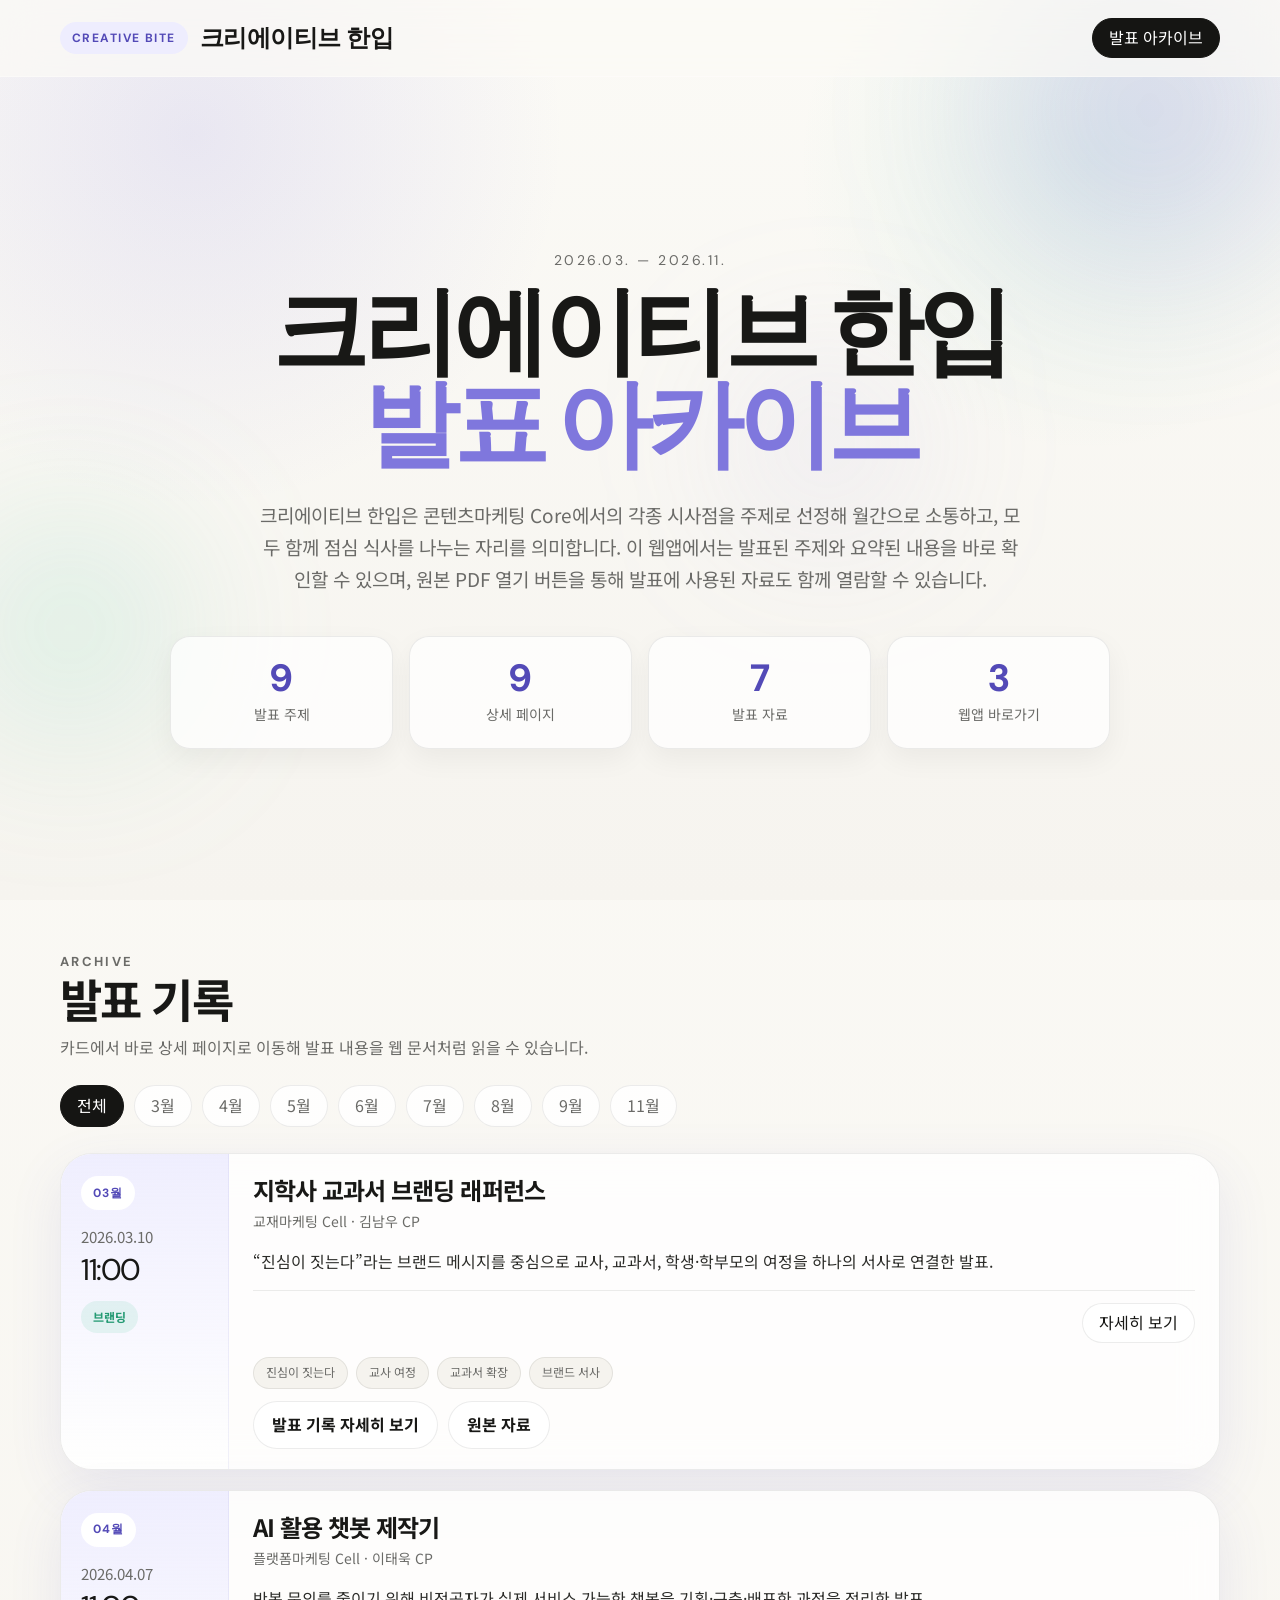
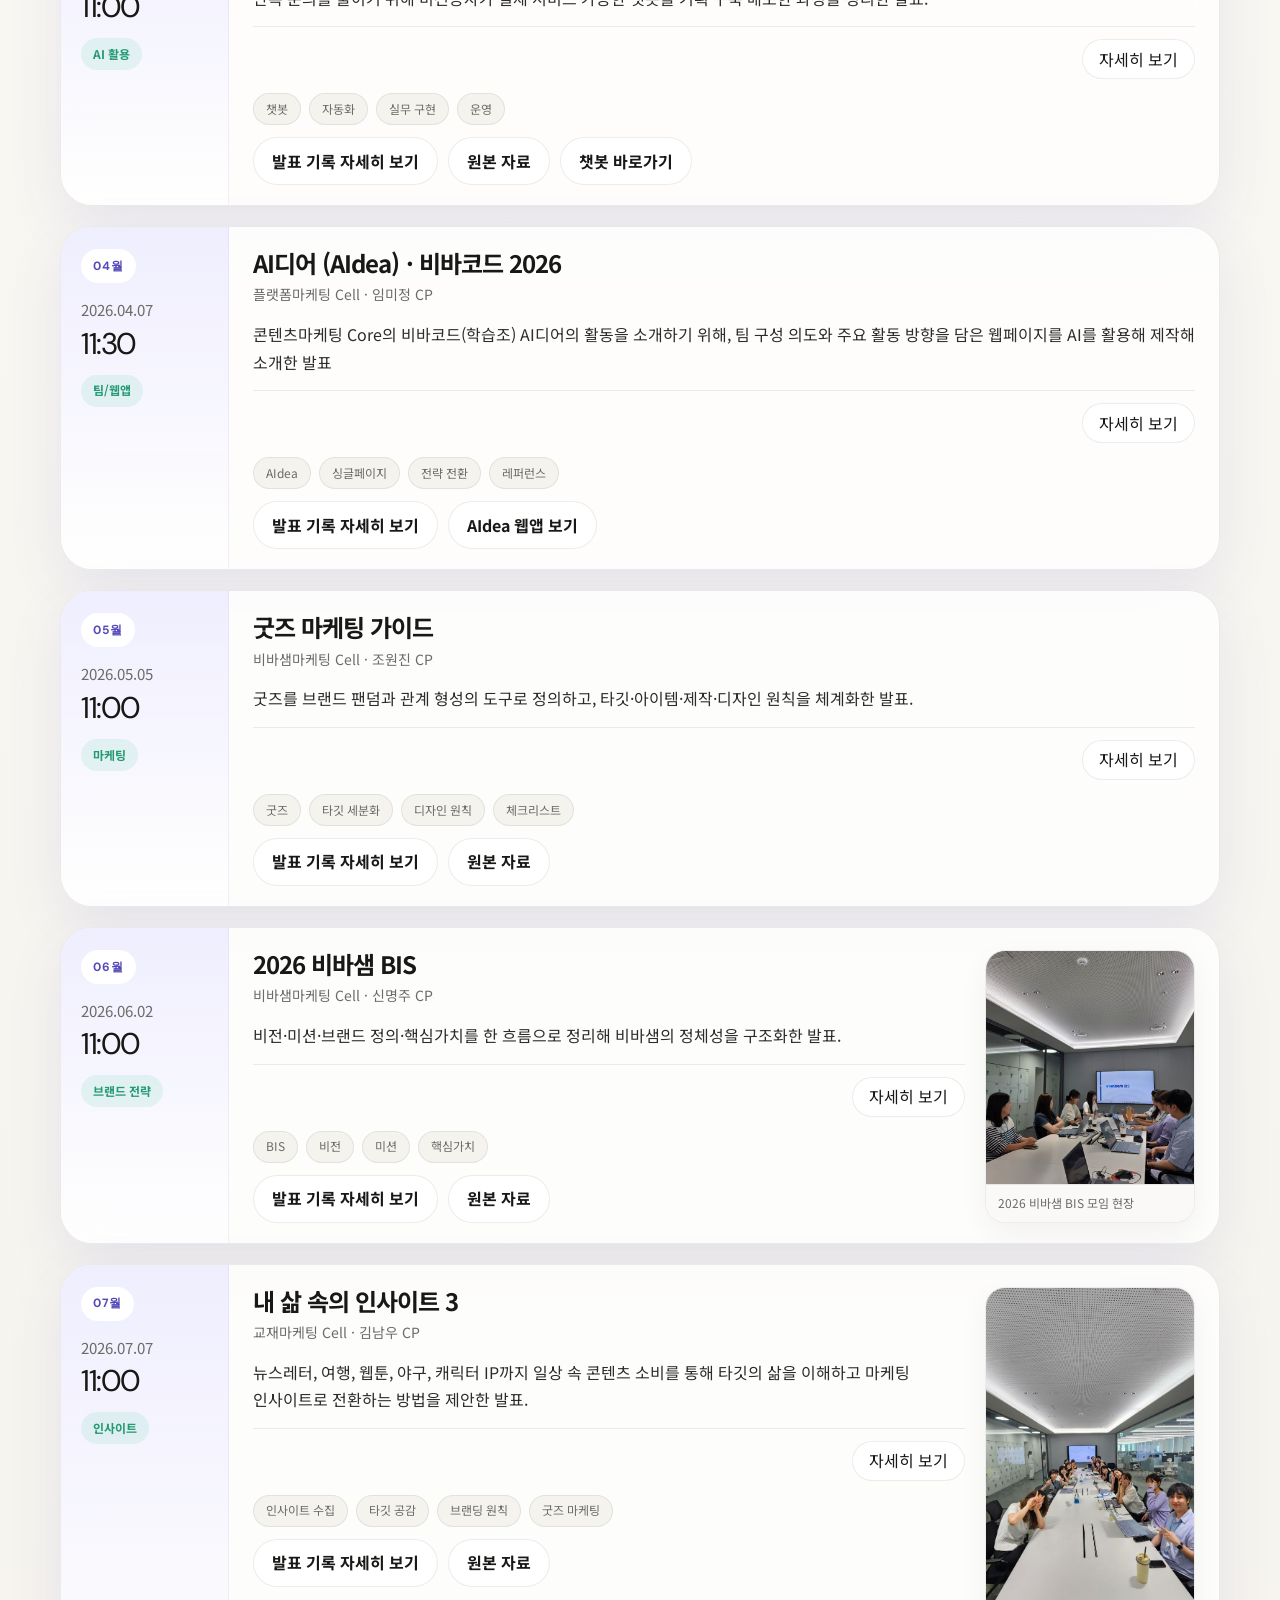
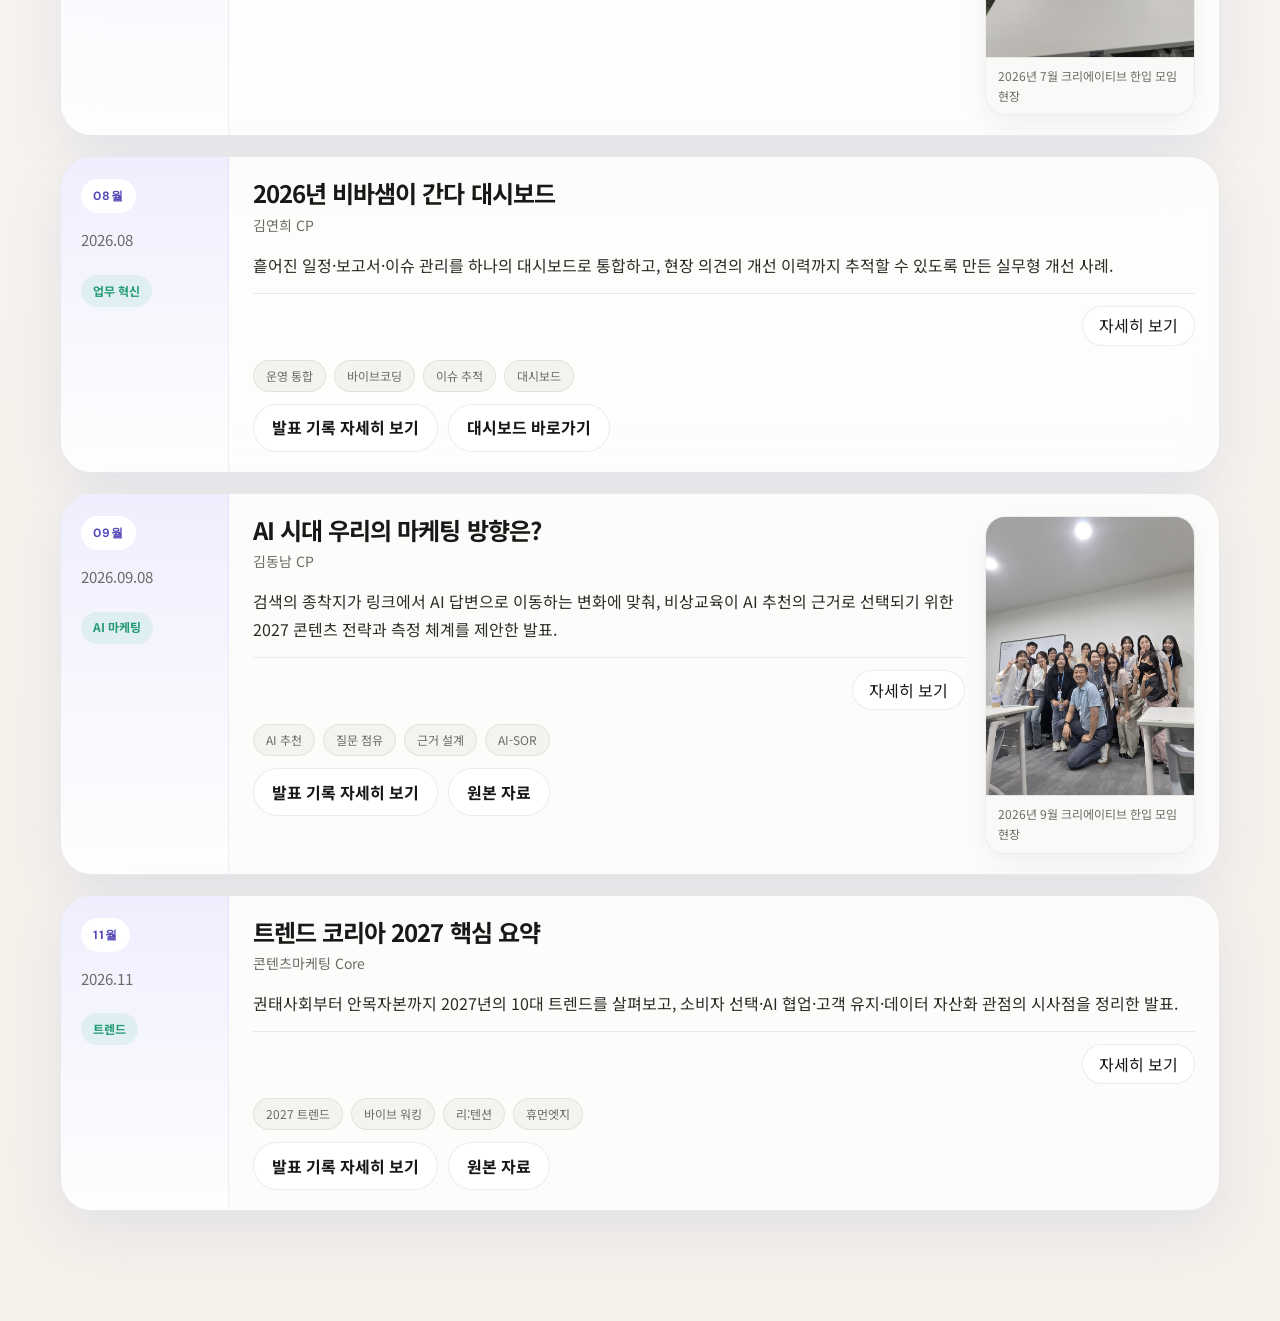
<file: index.html>
<!DOCTYPE html>
<html lang="ko">
<head>
  <meta charset="UTF-8" />
  <meta name="viewport" content="width=device-width, initial-scale=1.0" />
  <title>크리에이티브 한입 · 2026 발표 아카이브</title>
  <meta name="description" content="2026년 3월부터 11월까지의 Creative Bite 발표를 주제별 상세 페이지로 연결하는 웹앱" />
  <link rel="preconnect" href="https://fonts.googleapis.com" />
  <link rel="preconnect" href="https://fonts.gstatic.com" crossorigin />
  <link href="https://fonts.googleapis.com/css2?family=DM+Sans:wght@400;500;700;800&family=Noto+Sans+KR:wght@300;400;500;700;800&display=swap" rel="stylesheet" />
  <link rel="stylesheet" href="styles.css" />
</head>
<body>
  <div class="page-bg" aria-hidden="true">
    <span class="orb orb-a"></span>
    <span class="orb orb-b"></span>
    <span class="orb orb-c"></span>
  </div>
  <header class="site-header">
    <div class="container header-inner">
      <a class="brand" href="index.html#top">
        <span class="brand-mark">Creative Bite</span>
        <strong>크리에이티브 한입</strong>
      </a>
      <nav class="site-nav">
        <a href="index.html#archive" class="is-current">발표 아카이브</a>
      </nav>
    </div>
  </header>
  <main id="top">
    <section class="hero reveal">
      <div class="container hero-inner">
        <p class="hero-kicker">2026.03. — 2026.11.</p>
        <h1>크리에이티브 한입<br /><span>발표 아카이브</span></h1>
        <p class="hero-desc">크리에이티브 한입은 콘텐츠마케팅 Core에서의 각종 시사점을 주제로 선정해 월간으로 소통하고, 모두 함께 점심 식사를 나누는 자리를 의미합니다. 이 웹앱에서는 발표된 주제와 요약된 내용을 바로 확인할 수 있으며, 원본 PDF 열기 버튼을 통해 발표에 사용된 자료도 함께 열람할 수 있습니다.</p>
        <div class="hero-stats">
          <article class="stat-card"><strong>9</strong><span>발표 주제</span></article>
          <article class="stat-card"><strong>9</strong><span>상세 페이지</span></article>
          <article class="stat-card"><strong>7</strong><span>발표 자료</span></article>
          <article class="stat-card"><strong>3</strong><span>웹앱 바로가기</span></article>
        </div>
      </div>
    </section>
    <section id="archive" class="archive-section">
      <div class="container">
        <div class="archive-top reveal">
          <div>
            <p class="section-kicker">Archive</p>
            <h2>발표 기록</h2>
            <p>카드에서 바로 상세 페이지로 이동해 발표 내용을 웹 문서처럼 읽을 수 있습니다.</p>
          </div>
          <div class="filter-group" role="tablist" aria-label="월별 필터">
            <button class="filter-chip is-active" type="button" data-filter="all">전체</button>
            <button class="filter-chip" type="button" data-filter="03">3월</button>
            <button class="filter-chip" type="button" data-filter="04">4월</button>
            <button class="filter-chip" type="button" data-filter="05">5월</button>
            <button class="filter-chip" type="button" data-filter="06">6월</button>
            <button class="filter-chip" type="button" data-filter="07">7월</button>
            <button class="filter-chip" type="button" data-filter="08">8월</button>
            <button class="filter-chip" type="button" data-filter="09">9월</button>
            <button class="filter-chip" type="button" data-filter="11">11월</button>
          </div>
        </div>
        <div id="sessionGrid" class="session-grid"></div>
      </div>
    </section>
  </main>
  <script>
const filters = document.querySelectorAll('.filter-chip');
const grid = document.getElementById('sessionGrid');
const sessions = [{"id": "s1", "slug": "session-01-branding.html", "month": "03", "date": "2026.03.10", "time": "11:00", "type": "브랜딩", "title": "지학사 교과서 브랜딩 래퍼런스", "speaker": "교재마케팅 Cell · 김남우 CP", "summary": "“진심이 짓는다”라는 브랜드 메시지를 중심으로 교사, 교과서, 학생·학부모의 여정을 하나의 서사로 연결한 발표.", "overview": "교과서를 단순한 제품 소개가 아니라 교육 현장을 함께 만드는 경험으로 재해석한 발표입니다. 교사의 생애 주기, 교과서의 콘텐츠 확장, 학생·학부모와 이어지는 성장 구조를 브랜드 언어로 번역했습니다.", "cover": "https://www.genspark.ai/api/files/s/9oQ9Ynzz", "sheet": "https://www.genspark.ai/api/files/s/b9rLdTDA", "pdf_asset": "./assets/pdfs/s1-branding.pdf", "tags": ["진심이 짓는다", "교사 여정", "교과서 확장", "브랜드 서사"], "sections": [["브랜드 메시지의 출발점", "발표의 중심은 “진심이 짓는다”입니다. 기능이나 스펙보다 교육을 대하는 태도를 브랜드 핵심으로 두고, 메시지 전체를 감정과 철학의 언어로 설계합니다."], ["선생님의 여정 설계", "임용 준비, 첫 수업, 수업 운영, 졸업식까지 교사의 시간을 세밀하게 관찰합니다. 브랜드는 특정 캠페인이 아니라 선생님의 긴 여정에 함께하는 조력자로 정의됩니다."], ["교과서 경험의 콘텐츠화", "교과서를 ASMR, 장르 영화제, 4컷 만화, 올림픽형 콘텐츠처럼 새롭게 번역합니다. 익숙한 학습 자료를 다시 보고 싶게 만드는 콘텐츠 전략이 핵심입니다."], ["T-Solution과 디지털 확장", "AI 디지털 교과서와 T-Solution을 통해 종이책 이후의 경험까지 연결합니다. 브랜드는 교재를 넘어서 수업 도구와 미래 교육 환경으로 확장됩니다."], ["학생·학부모 접점 확대", "장학, 상담, 문해력 강연 등 학생과 학부모로 이어지는 접점을 함께 설계합니다. 학교 안의 브랜드가 가정과 지역사회까지 확장되는 구조를 보여줍니다."], ["채널 운영의 관점", "유튜브, 인스타그램, 커뮤니티, 뉴스레터 등 여러 채널을 쓰더라도 메시지의 중심은 하나입니다. 결국 중요한 것은 채널 수가 아니라 진심의 일관성입니다."]], "highlights": ["브랜드는 기능보다 태도의 언어로 기억된다", "교사의 생애 여정을 함께 설계하는 브랜드", "교과서는 콘텐츠로 다시 태어날 수 있다", "디지털 확장은 제품 확장이 아니라 경험 확장이다"], "points": ["브랜드 메시지를 감정과 여정 중심으로 설계", "교과서 경험을 다양한 콘텐츠 포맷으로 번역", "AI 디지털 교과서와 연계한 미래 확장성 제시", "학생·학부모까지 연결되는 교육 브랜드 구조 제안"], "questions": ["우리 브랜드에서 가장 먼저 정리해야 할 진정성의 언어는 무엇인가?", "교사·학생·학부모를 하나의 경험으로 잇는 콘텐츠는 무엇이 될 수 있는가?", "제품 소개를 브랜드 서사로 전환하려면 어떤 표현이 필요한가?"], "links": [["원본 PDF 열기", "https://www.genspark.ai/api/files/s/IzLdm8oP"], ["자료 다운로드", "https://www.genspark.ai/api/files/s/IzLdm8oP"]]}, {"id": "s2", "slug": "session-02-chatbot.html", "month": "04", "date": "2026.04.07", "time": "11:00", "type": "AI 활용", "title": "AI 활용 챗봇 제작기", "speaker": "플랫폼마케팅 Cell · 이태욱 CP", "summary": "반복 문의를 줄이기 위해 비전공자가 실제 서비스 가능한 챗봇을 기획·구축·배포한 과정을 정리한 발표.", "overview": "이 발표는 단순히 AI 도구를 소개하는 것이 아니라, 실무 문제를 어떻게 정의하고 어떤 데이터 구조로 챗봇 품질을 높였는지를 보여줍니다. 기획, 데이터 정리, 구현, 배포, 운영까지 한 흐름으로 확인할 수 있습니다.", "cover": "https://www.genspark.ai/api/files/s/4UhWfB0h", "sheet": "https://www.genspark.ai/api/files/s/XIqtCAbv", "pdf_asset": "./assets/pdfs/s2-chatbot.pdf", "tags": ["챗봇", "자동화", "실무 구현", "운영"], "sections": [["문제 발견", "스콘 e-book과 PDF 관련 문의가 반복되면서 응대 효율 문제가 커졌습니다. 챗봇은 단순한 실험이 아니라 실제 고객 문의를 줄이기 위한 해법으로 출발합니다."], ["문의 유형 분류", "어떤 문의는 챗봇이 바로 답할 수 있고, 어떤 문의는 내부 확인이 필요합니다. 이 구분이 정확할수록 챗봇의 신뢰도와 운영 효율이 높아집니다."], ["도구 선택 전략", "ChatGPT, Claude, Genspark, Google AI Studio를 단계별 용도에 맞춰 조합합니다. 중요한 것은 최신 도구보다 업무 단계에 맞는 배치입니다."], ["데이터 구조화", "가입 경로, 자료 제공 범위, 교재 정보 같은 실무 데이터를 구조화해 챗봇 답변 기반을 만듭니다. AI 품질의 핵심은 결국 데이터 정리 수준입니다."], ["구현과 배포", "API 키 노출 이슈, 연결 오류, 배포 환경 문제를 해결하며 실제 웹앱 형태까지 구현합니다. 서비스 가능한 형태로 배포했다는 점이 이 발표의 강점입니다."], ["운영 시야", "챗봇은 배포 후가 더 중요합니다. 관리자 페이지, 답변 업데이트, 모델 업그레이드 계획까지 운영 관점이 함께 제시됩니다."]], "highlights": ["도구보다 먼저 정리해야 할 것은 문제 정의다", "챗봇의 품질은 데이터 구조에서 결정된다", "실험에서 끝나지 않고 배포 가능한 서비스로 연결했다", "운영까지 고려해야 진짜 실무형 AI 프로젝트가 된다"], "points": ["반복 문의 자동화와 이관 기준을 함께 설계", "여러 AI 도구를 단계별로 조합한 실무 전략 제시", "GitHub·Vercel 기반 실제 배포 경험 포함", "사후 운영과 업데이트 체계까지 고려한 설계"], "questions": ["우리 조직에서 가장 먼저 자동화할 수 있는 반복 문의는 무엇인가?", "정확한 답변을 위해 어떤 데이터부터 표준화해야 하는가?", "파일럿이 아닌 운영형 프로젝트로 가기 위해 필요한 조건은 무엇인가?"], "links": [["원본 PDF 열기", "https://www.genspark.ai/api/files/s/ui6oKfRd"], ["자료 다운로드", "https://www.genspark.ai/api/files/s/ui6oKfRd"], ["챗봇 바로가기", "https://visang-chatbot.vercel.app/"]]}, {"id": "s3", "slug": "session-03-aidea.html", "month": "04", "date": "2026.04.07", "time": "11:30", "type": "팀/웹앱", "title": "AI디어 (AIdea) · 비바코드 2026", "speaker": "플랫폼마케팅 Cell · 임미정 CP", "summary": "콘텐츠마케팅 Core의 비바코드(학습조) AI디어의 활동을 소개하기 위해, 팀 구성 의도와 주요 활동 방향을 담은 웹페이지를 AI를 활용해 제작해 소개한 발표", "overview": "팀 소개, 핵심 목표, 레퍼런스, 일정, 협업 태도를 웹앱 구조로 자연스럽게 보여준 사례입니다. 발표 자료 자체가 경험형 인터페이스였기 때문에, 이번 아카이브의 상세 페이지 역시 그 흐름을 이어 웹 문서형으로 구성했습니다.", "cover": "", "sheet": "", "tags": ["AIdea", "싱글페이지", "전략 전환", "레퍼런스"], "sections": [["팀의 선언", "AI디어는 아이디어를 AI로 현실로 만드는 팀이라는 한 문장으로 시작합니다. 출발점부터 명확해서 페이지 전체가 같은 방향으로 읽힙니다."], ["세 가지 핵심 목표", "콘텐츠 기획·제작 자동화, 데이터 기반 성과 분석, 반복 업무 최소화라는 세 축이 발표의 중심입니다. 목표 정의가 간결해 전체 구조를 빠르게 이해할 수 있습니다."], ["레퍼런스 큐레이션", "피그마 버즈, 태블로, ChatGPT·Claude·Gemini, 나노바나나, Sora·Runway 등 다양한 레퍼런스가 이어집니다. 단순 나열이 아니라 어떤 업무를 바꿀지 맥락과 함께 제시됩니다."], ["웹앱 자체가 발표 방식", "문서가 아닌 싱글 페이지 웹앱을 통해 발표 내용을 전달합니다. 보는 방식과 전달 내용이 일치해 설득력이 높습니다."], ["활동 로드맵", "4월부터 11월까지의 일정이 단계별로 정리되어 프로젝트 로드맵처럼 읽힙니다. 탐색에서 적용까지의 흐름이 분명합니다."], ["AI와 사람의 협업 문화", "Special Thanks와 협업 레퍼런스를 통해 도구 사용을 넘어 새로운 협업 태도를 보여줍니다. AI를 동료처럼 다루는 감각이 인상적입니다."]], "highlights": ["아이디어 → 실행 → 효율 → 전략", "발표 자료가 곧 웹 경험이 되는 구조", "레퍼런스를 실행 언어로 번역한 팀 소개", "사람과 AI가 함께 만드는 협업 문화"], "points": ["팀 목표를 한눈에 읽히는 웹앱 구조로 정리", "실무형 AI 레퍼런스를 맥락 있게 큐레이션", "발표 방식 자체를 경험형 인터페이스로 설계", "이번 아카이브 상세 페이지의 기준 무드가 된 발표"], "questions": ["우리 팀은 AI를 통해 어떤 업무를 전략 업무로 바꾸고 싶은가?", "레퍼런스를 수집하는 단계에서 실행 단계로 넘어가기 위한 장치는 무엇인가?", "문서 대신 웹앱으로 발표할 때 전달 경험은 어떻게 달라지는가?"], "links": [["AIdea 웹앱 보기", "https://roraa21.github.io/AIdea/"]]}, {"id": "s4", "slug": "session-04-goods.html", "month": "05", "date": "2026.05.05", "time": "11:00", "type": "마케팅", "title": "굿즈 마케팅 가이드", "speaker": "비바샘마케팅 Cell · 조원진 CP", "summary": "굿즈를 브랜드 팬덤과 관계 형성의 도구로 정의하고, 타깃·아이템·제작·디자인 원칙을 체계화한 발표.", "overview": "굿즈를 예쁜 사은품이 아니라 브랜드 아이덴티티를 확장하는 매개체로 다룬 발표입니다. 타깃 세분화부터 제작사 체크리스트, 디자인 원칙까지 실무에 바로 적용할 수 있는 구조로 정리되어 있습니다.", "cover": "https://www.genspark.ai/api/files/s/DLvQC9Pe", "sheet": "https://www.genspark.ai/api/files/s/cSOfjOAx", "pdf_asset": "./assets/pdfs/s4-goods.pdf", "tags": ["굿즈", "타깃 세분화", "디자인 원칙", "체크리스트"], "sections": [["굿즈의 정의", "굿즈는 단순 증정품이 아니라 브랜드 정체성을 담는 파생 상품으로 제시됩니다. 사용성과 감정적 연결을 동시에 만드는 것이 핵심입니다."], ["5단계 프로세스", "타깃 세분화, 아이템 선정, 업체 서칭, 기획·디자인, 제작·발주라는 흐름으로 정리됩니다. 감이 아니라 프로세스로 접근하는 실무 감각이 돋보입니다."], ["타깃별 전략 차별화", "VIP, 관심 고객, 잠재 고객으로 구분해 예산과 아이템을 다르게 설계합니다. 누구에게 주는지에 따라 굿즈의 역할이 달라진다는 관점이 중요합니다."], ["아이템 라인업 설계", "프리미엄형, 실용형, 확산형으로 나뉜 아이템 구성이 제안됩니다. 굿즈를 단순히 예산으로만 고르지 않고 목적과 맥락으로 고릅니다."], ["업체 선정 체크리스트", "품질, 단가, 납기, 패키징, 샘플 확인 등 실행 단계에서 발생할 수 있는 리스크를 미리 점검합니다. 예쁜 시안보다 안정적인 실행이 더 중요하다는 메시지가 분명합니다."], ["비바샘다운 디자인", "로고를 과하게 드러내지 않고 비버샘 캐릭터와 블루톤의 톤앤매너를 자연스럽게 녹여냅니다. 결국 “소장하고 싶은 굿즈”가 되어야 한다는 관점입니다."]], "highlights": ["굿즈는 팬덤의 시작점이 될 수 있다", "같은 굿즈라도 타깃에 따라 전략이 달라진다", "체크리스트는 실행의 완성도를 만든다", "브랜드 노출보다 사용 경험이 먼저다"], "points": ["굿즈를 브랜드 관계 형성 도구로 재정의", "VIP·관심·잠재 고객별 전략 분리", "제작사 선정 시 실무 체크리스트 강화", "자연스러운 브랜드 표현을 위한 디자인 원칙 제시"], "questions": ["우리 브랜드 굿즈는 어떤 감정을 남겨야 하는가?", "타깃에 따라 아이템과 예산을 나누는 기준은 무엇이어야 하는가?", "브랜드 노출과 실제 사용성을 함께 만족시키는 표현은 무엇인가?"], "links": [["원본 PDF 열기", "https://www.genspark.ai/api/files/s/mjY7ss4R"], ["자료 다운로드", "https://www.genspark.ai/api/files/s/mjY7ss4R"]]}, {"id": "s5", "slug": "session-05-bis.html", "month": "06", "date": "2026.06.02", "time": "11:00", "type": "브랜드 전략", "title": "2026 비바샘 BIS", "speaker": "비바샘마케팅 Cell · 신명주 CP", "summary": "비전·미션·브랜드 정의·핵심가치를 한 흐름으로 정리해 비바샘의 정체성을 구조화한 발표.", "overview": "비바샘을 “교사를 가장 잘 이해하는 교수·학습 플랫폼”으로 정의하고, 브랜드가 지향해야 할 비전과 약속을 한 문장씩 선명하게 정리한 발표입니다. 전략 문서를 서비스 언어로 번역하기 좋은 구조를 가지고 있습니다.", "cover": "https://www.genspark.ai/api/files/s/xaPbjAXh", "sheet": "https://www.genspark.ai/api/files/s/4XzErFbE", "pdf_asset": "./assets/pdfs/s5-bis.pdf", "hero_image": "./assets/images/s5-bis-meeting.jpg", "hero_image_alt": "2026 비바샘 BIS 모임 회의 사진", "hero_image_caption": "2026 비바샘 BIS 모임 현장", "tags": ["BIS", "비전", "미션", "핵심가치"], "sections": [["브랜드 비전", "비바샘은 교수·학습 원스톱 생태계를 구축해 교사가 가장 먼저 찾는 파트너가 되는 것을 비전으로 둡니다. 플랫폼을 넘어 생태계라는 단어를 쓰는 점이 중요합니다."], ["브랜드 미션", "선생님이 원하는 교육을 실현하는 데 필요한 모든 것을 지원한다는 문장으로 미션이 정리됩니다. 기능 제공보다 교육 실현의 조력자 역할을 강조합니다."], ["브랜드 정의", "“선생님을 가장 잘 이해하는 교수·학습 플랫폼”이라는 정의가 발표의 중심축입니다. 누구를 위해 존재하는지, 어떤 태도를 갖는지 한 문장으로 명확히 보여줍니다."], ["핵심가치", "현장성, 혁신, 동행이라는 세 가지 가치가 제시됩니다. 실용성, AI·에듀테크, 여정 지원이 각각의 가치와 연결됩니다."], ["에센스와 약속", "상상하던 교육의 실현이라는 브랜드 에센스가 약속의 문장으로 이어집니다. 추상적인 브랜드 표현을 서비스 경험 언어로 옮기기 쉽도록 정리된 구조입니다."], ["태그라인과 슬로건", "“선생님 곁의 가장 완벽한 교육 파트너”, “내일을 위한 매일의 선택” 등의 문장이 브랜드 말투를 완성합니다. 전략이 곧 문장 시스템으로 정리된 사례입니다."]], "highlights": ["원스톱 교수·학습 생태계", "교사를 가장 잘 이해하는 플랫폼", "현장성 · 혁신 · 동행", "전략 문장이 곧 브랜드 경험의 기준이 된다"], "points": ["비전·미션·정의를 한 흐름으로 명확히 연결", "교사 이해를 브랜드 중심축으로 설정", "핵심가치를 서비스 방향성과 연결", "태그라인·슬로건까지 일관된 메시지 시스템 구축"], "questions": ["우리 서비스가 실제로 가장 잘 전달하는 브랜드 가치는 무엇인가?", "교사가 가장 먼저 찾는 파트너가 되기 위해 보완할 경험은 무엇인가?", "브랜드 정의를 실제 기능과 콘텐츠로 바꿀 때 필요한 우선순위는 무엇인가?"], "links": [["원본 PDF 열기", "https://www.genspark.ai/api/files/s/uDLeTXw8"], ["자료 다운로드", "https://www.genspark.ai/api/files/s/uDLeTXw8"]]}, {"id": "s6", "slug": "session-06-insight.html", "month": "07", "date": "2026.07.07", "time": "11:00", "type": "인사이트", "title": "내 삶 속의 인사이트 3", "speaker": "교재마케팅 Cell · 김남우 CP", "summary": "뉴스레터, 여행, 웹툰, 야구, 캐릭터 IP까지 일상 속 콘텐츠 소비를 통해 타깃의 삶을 이해하고 마케팅 인사이트로 전환하는 방법을 제안한 발표.", "overview": "개인의 취향과 일상 경험을 단순한 취미로 두지 않고, 브랜드와 타깃을 이해하는 간접 경험의 자산으로 전환하는 발표입니다. 뉴스레터 구독 습관부터 캐릭터 브랜딩, 팬덤, 굿즈 마케팅 사례까지 폭넓게 연결해 실무에 적용할 수 있는 관찰의 프레임을 제시합니다.", "cover": "", "sheet": "", "pdf_asset": "./assets/pdfs/s6-insight.pdf", "hero_image": "./assets/images/s6-insight-meeting.jpg", "hero_image_alt": "2026년 7월 크리에이티브 한입 모임 사진", "hero_image_caption": "2026년 7월 크리에이티브 한입 모임 현장", "tags": ["인사이트 수집", "타깃 공감", "브랜딩 원칙", "굿즈 마케팅"], "sections": [["일상을 깨우는 뉴스레터 루틴", "롱블랙, 까탈로그, 썸원 같은 뉴스레터를 통해 매일의 관점을 업데이트하는 방식이 소개됩니다. 꾸준한 구독과 기록이 곧 마케터의 감각을 누적시키는 기초 체력이 된다는 메시지가 중심에 있습니다."], ["익숙함 밖에서 얻는 감각", "여행, 대화, 새로운 공간 경험처럼 평소의 생활 반경을 벗어나는 순간들이 어떻게 새로운 아이디어의 출발점이 되는지 보여줍니다. 익숙한 업계 안에서만 답을 찾지 않고, 다른 맥락에서 감각을 빌려오는 태도가 중요하게 제시됩니다."], ["타인의 삶을 엿보는 콘텐츠 읽기", "웹툰과 라이프스타일 콘텐츠를 통해 교사, 학부모, 소비자처럼 내가 직접 살지 않는 삶을 간접 경험하는 방법을 다룹니다. 타깃을 데이터가 아니라 구체적인 생활 장면으로 이해하려는 태도가 핵심입니다."], ["주변 산업에서 찾는 마케팅 힌트", "야구장, 카페, 편의점 같은 일상 공간에서도 팬덤과 구매 동선, 진열 방식, 체류 경험 같은 마케팅 단서를 읽어냅니다. 특별한 리서치가 아니더라도 주변을 해석하는 습관이 실무 인사이트로 이어질 수 있음을 보여줍니다."], ["캐시램에게서 배우는 브랜딩 원칙", "결핍과 솔직함, 세계관 서사, OSMU, 아날로그 감성처럼 캐릭터 브랜드가 사랑받는 이유를 구조적으로 풀어냅니다. 완벽한 브랜드보다 공감 가능한 결이 강한 브랜드가 더 오래 기억된다는 점을 강조합니다."], ["AWA에게서 배우는 시각적 시그니처", "우연히 웨스 앤더슨 사례를 통해 강력한 비주얼 규칙과 커뮤니티 참여가 어떻게 하나의 문화적 브랜드를 만드는지 설명합니다. 시각적 규격화가 단순한 예쁨이 아니라 공유와 확산을 유도하는 장치라는 점이 인상적으로 제시됩니다."], ["토이 스토리에서 읽는 굿즈 마케팅", "향수, 실용성, 소장 욕구, 구매 과정의 재미를 결합한 굿즈 전략이 소개됩니다. 좋은 굿즈는 단순한 판매 상품이 아니라 소비자 지갑을 여는 감정적 서사의 연장선이라는 점을 보여줍니다."]], "highlights": ["콘텐츠 소비는 타깃의 삶을 이해하는 간접 경험이 될 수 있다", "캐시램 사례는 결핍과 공감이 강력한 브랜드 자산이 될 수 있음을 보여준다", "AWA 사례는 시각적 시그니처와 커뮤니티 참여의 힘을 선명하게 보여준다", "굿즈 마케팅은 제품 판매가 아니라 감정과 서사를 구매하게 만드는 전략이다"], "points": ["매일 접하는 뉴스레터와 콘텐츠를 인사이트 자산으로 전환하는 관찰 습관", "직접 살지 않는 타깃의 삶을 간접 경험하며 공감의 밀도를 높이는 접근", "캐릭터 브랜딩과 시각적 아이덴티티에서 배울 수 있는 브랜드 설계 원칙", "팬덤과 향수, 실용성을 결합해 구매 욕구를 높이는 굿즈 마케팅 관점"], "questions": ["내가 요즘 가장 꾸준히 소비하는 콘텐츠는 우리 타깃을 이해하는 데 어떤 힌트를 주고 있는가?", "우리 브랜드가 더 공감받기 위해 드러내야 할 결핍이나 솔직함은 무엇인가?", "구매 자체보다 구매 과정을 더 즐겁게 만들 수 있는 장치는 무엇으로 설계할 수 있을까?"], "links": [["원본 PDF 열기", "https://www.genspark.ai/api/files/s/cBCRBNrb"]]}];

sessions.push(
  {"id":"s7","slug":"session-07-going-vivasam.html","month":"08","date":"2026.08","time":"","type":"업무 혁신","title":"2026년 비바샘이 간다 대시보드","speaker":"김연희 CP","summary":"흩어진 일정·보고서·이슈 관리를 하나의 대시보드로 통합하고, 현장 의견의 개선 이력까지 추적할 수 있도록 만든 실무형 개선 사례.","overview":"‘비바샘이 간다’ 운영 과정에서 팀즈와 셰어포인트에 나뉘어 있던 일정, 결과 보고서, 주요 이슈와 조치 현황을 한 화면에 모았습니다. 비개발자가 바이브코딩으로 직접 구현해 확인 단계를 줄이고 현장 의견이 실제 개선으로 이어지는 과정을 추적 가능하게 만든 프로젝트입니다.","cover":"","sheet":"","tags":["운영 통합","바이브코딩","이슈 추적","대시보드"],"points":["팀즈·셰어포인트 기반 관리에서 발생한 확인 비효율 개선","별도 개발 리소스 없이 실제 작동하는 운영 페이지 완성","확인의 불편함과 개선 이력 부재를 기능 설계로 해결"],"links":[["대시보드 바로가기","https://goingvivasam.vercel.app/"]]},
  {"id":"s8","slug":"session-08-ai-recommendation.html","month":"09","date":"2026.09.08","time":"","type":"AI 마케팅","title":"AI 시대 우리의 마케팅 방향은?","speaker":"김동남 CP","summary":"검색의 종착지가 링크에서 AI 답변으로 이동하는 변화에 맞춰, 비상교육이 AI 추천의 근거로 선택되기 위한 2027 콘텐츠 전략과 측정 체계를 제안한 발표.","overview":"고객이 검색 결과를 클릭하는 단계에서 AI가 비교하고 추천하는 단계로 이동하고 있다는 문제의식에서 출발합니다. 공식 정보, 전문 콘텐츠, 실제 후기, 상품 데이터의 일관성을 높이고 고객 질문을 기준으로 콘텐츠를 설계해 AI 답변의 추천 후보에 진입하는 전략을 설명합니다.","cover":"","sheet":"","pdf_asset":"./assets/pdfs/2027_AI_Recommendation_Marketing_Briefing_FINAL.pptx","hero_image":"./assets/images/s8-ai-meeting.jpg","hero_image_alt":"2026년 9월 크리에이티브 한입 모임 사진","hero_image_caption":"2026년 9월 크리에이티브 한입 모임 현장","tags":["AI 추천","질문 점유","근거 설계","AI-SOR"],"points":["AI를 별도 운영 채널이 아니라 여러 근거 채널이 만드는 결과 채널로 정의","고객의 실제 질문을 콘텐츠 기획과 성과 측정의 공통 단위로 제안","AI-SOR = 자사 브랜드 추천 응답 수 ÷ 전체 추천형 응답 수 × 100"],"links":[["발표 자료 열기","./assets/pdfs/2027_AI_Recommendation_Marketing_Briefing_FINAL.pptx"]]},
  {"id":"s9","slug":"session-09-trend-korea-2027.html","month":"11","date":"2026.11","time":"","type":"트렌드","title":"트렌드 코리아 2027 핵심 요약","speaker":"콘텐츠마케팅 Core","summary":"권태사회부터 안목자본까지 2027년의 10대 트렌드를 살펴보고, 소비자 선택·AI 협업·고객 유지·데이터 자산화 관점의 시사점을 정리한 발표.","overview":"2027년을 설명하는 10가지 키워드를 소비자 행동, 제품 경험, 조직 운영, 고객 관계의 변화로 나눠 이해합니다. 특히 해봄경제·저장인류·바이브 워킹·리:텐션·휴먼엣지는 AI 시대의 실행 방식과 콘텐츠마케팅의 역할을 함께 돌아보게 합니다.","cover":"","sheet":"","pdf_asset":"./assets/pdfs/Trend_Korea_2027_Core_Summary.pptx","tags":["2027 트렌드","바이브 워킹","리:텐션","휴먼엣지"],"points":["완벽한 계획보다 작은 실행과 학습의 축적이 중요해지는 해봄경제","고객과 조직의 기록을 재사용 가능한 데이터 자산으로 전환하는 저장인류","신규 고객 획득보다 다시 돌아올 이유를 설계하는 리:텐션"],"links":[["발표 자료 열기","./assets/pdfs/Trend_Korea_2027_Core_Summary.pptx"]]}
);

function cardTemplate(session){
  const primaryLink = session.pdf_asset
    ? session.pdf_asset
    : (session.links && session.links.length ? (session.links.find(link => !link[0].includes('챗봇')) || [null, ''])[1] : '');
  const resourceName = session.links && session.links.length
    ? (session.links.find(link => !link[0].includes('챗봇')) || ['',''])[0]
    : '';
  const primaryLabel = session.pdf_asset
    ? '원본 자료'
    : ((resourceName.includes('웹앱') || resourceName.includes('대시보드') || resourceName.includes('바로가기')) ? resourceName : '원본 자료');
  const resourceBtn = primaryLink
    ? `<a class="topic-btn secondary" href="${primaryLink}" target="_blank" rel="noopener noreferrer">${primaryLabel}</a>`
    : '';
  const chatbotLink = session.links && session.links.length
    ? session.links.find(link => link[0].includes('챗봇'))
    : null;
  const chatbotBtn = chatbotLink
    ? `<a class="topic-btn secondary" href="${chatbotLink[1]}" target="_blank" rel="noreferrer">챗봇 바로가기</a>`
    : '';
  const points = session.points ? session.points.slice(0, 3).map(point => `<li>${point}</li>`).join('') : '';
  const archivePhoto = session.hero_image
    ? `<figure class="session-photo"><img src="${session.hero_image}" alt="${session.hero_image_alt || session.title}" /><figcaption>${session.hero_image_caption || session.title}</figcaption></figure>`
    : '';
  const topClass = session.hero_image ? 'session-top has-media' : 'session-top';
  return `
    <article class="session-card reveal">
      <div class="session-shell">
        <aside class="session-aside">
          <span class="month-chip">${session.month}월</span>
          <p class="session-date">${session.date}</p>
          <p class="session-time">${session.time}</p>
          <span class="type-chip">${session.type}</span>
        </aside>
        <div class="session-main">
          <div class="${topClass}">
            <div class="session-top-copy">
              <h3 class="session-title">${session.title}</h3>
              <p class="session-speaker">${session.speaker}</p>
              <p class="session-summary">${session.summary}</p>
              <div class="session-divider"></div>
              <div class="session-control-row"><button class="toggle-btn" type="button">자세히 보기</button></div>
              <div class="tag-list">${session.tags.map(tag => `<span class="tag">${tag}</span>`).join('')}</div>
              <div class="session-actions">
                <a class="topic-btn secondary" href="${session.slug}">발표 기록 자세히 보기</a>
                ${resourceBtn}
                ${chatbotBtn}
              </div>
            </div>
            ${archivePhoto}
          </div>
          <div class="session-detail">
            <div class="detail-grid">
              <section class="detail-panel">
                <h4>발표 개요</h4>
                <p>${session.overview}</p>
              </section>
              <section class="detail-panel">
                <h4>핵심 포인트</h4>
                <ul class="bullet-list">${points}</ul>
              </section>
            </div>
          </div>
        </div>
      </div>
    </article>`;
}

function render(filter='all'){
  const filtered = filter === 'all' ? sessions : sessions.filter(s => s.month === filter);
  grid.innerHTML = filtered.map(cardTemplate).join('');
  grid.querySelectorAll('.toggle-btn').forEach(btn => {
    btn.addEventListener('click', () => {
      const card = btn.closest('.session-card');
      const opened = card.classList.toggle('is-open');
      btn.textContent = opened ? '접기' : '자세히 보기';
    });
  });
  observeReveals();
}

filters.forEach(btn => {
  btn.addEventListener('click', () => {
    filters.forEach(b => b.classList.remove('is-active'));
    btn.classList.add('is-active');
    render(btn.dataset.filter);
  });
});

function observeReveals(){
  const els = document.querySelectorAll('.reveal');
  const io = new IntersectionObserver((entries) => {
    entries.forEach(entry => { if(entry.isIntersecting) entry.target.classList.add('is-visible'); });
  }, {threshold:.12});
  els.forEach(el => io.observe(el));
}

render();
observeReveals();
</script>
</body>
</html>
</file>
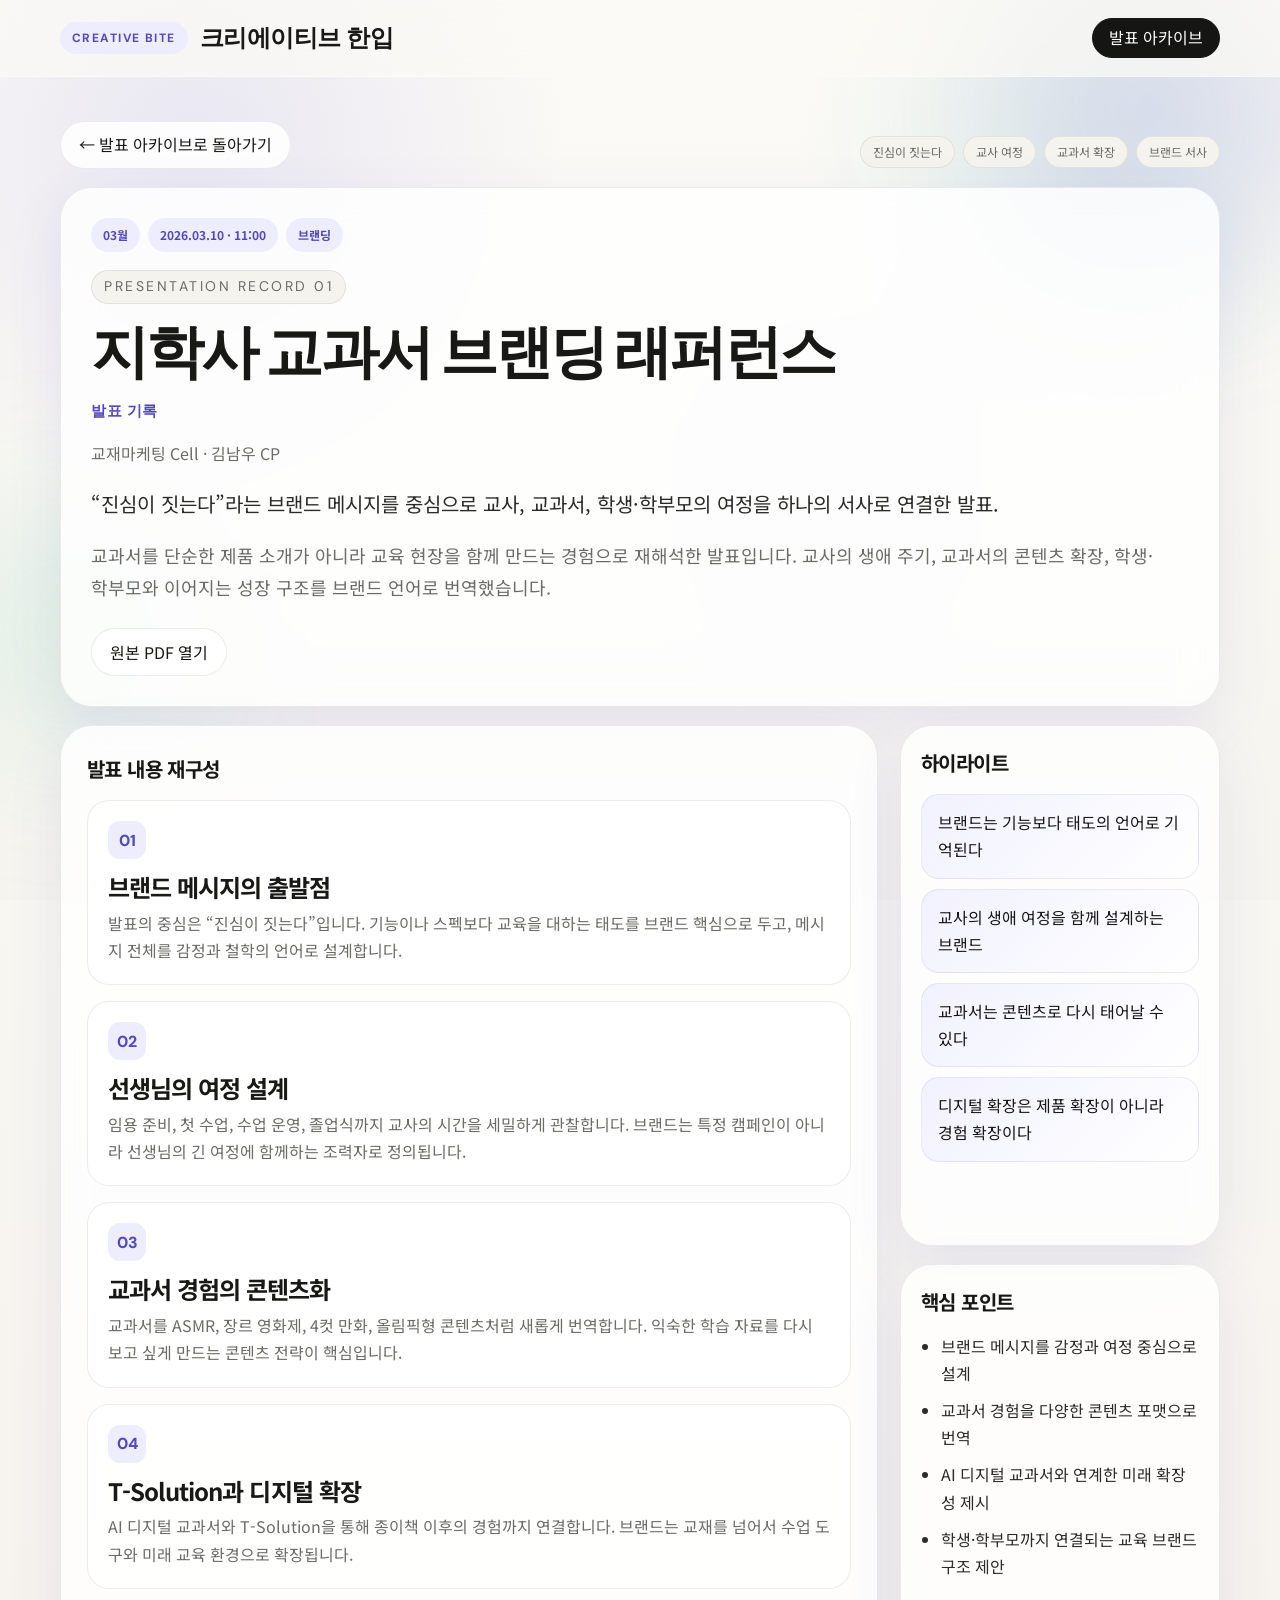
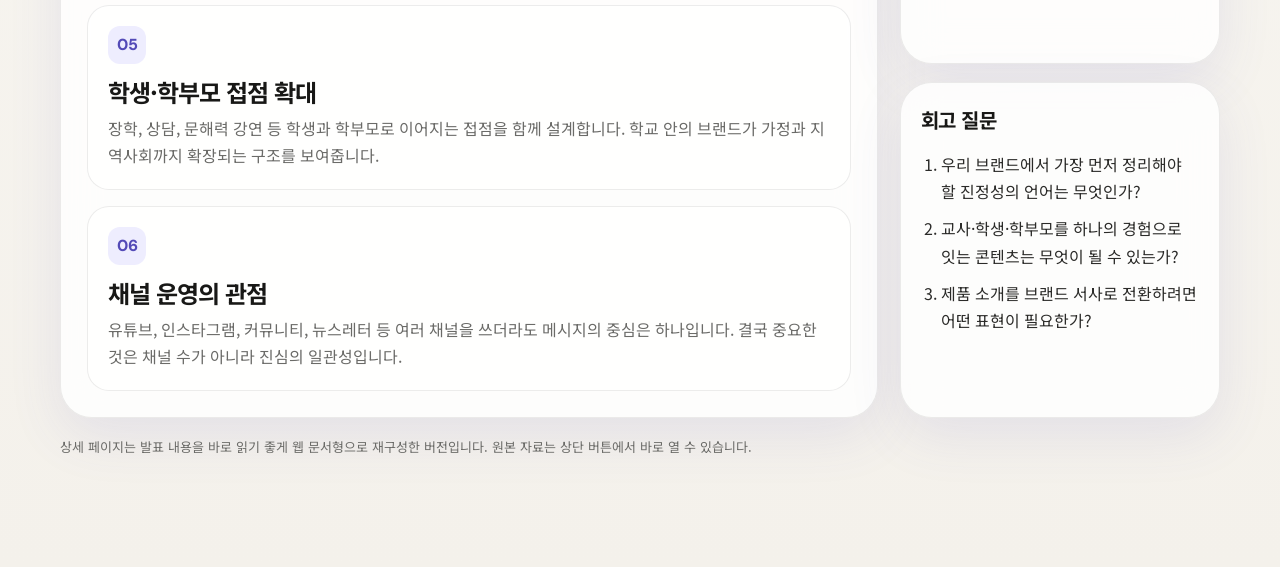
<file: session-01-branding.html>
<!DOCTYPE html>
<html lang="ko">
<head>
  <meta charset="UTF-8" />
  <meta name="viewport" content="width=device-width, initial-scale=1.0" />
  <link rel="preconnect" href="https://fonts.googleapis.com" />
  <link rel="preconnect" href="https://fonts.gstatic.com" crossorigin />
  <link href="https://fonts.googleapis.com/css2?family=DM+Sans:wght@400;500;700;800&family=Noto+Sans+KR:wght@300;400;500;700;800&display=swap" rel="stylesheet" />
  <link rel="stylesheet" href="./styles.css" />
</head>
<body>
  <div class="page-bg" aria-hidden="true">
    <span class="orb orb-a"></span>
    <span class="orb orb-b"></span>
    <span class="orb orb-c"></span>
  </div>
  <header class="site-header">
    <div class="container header-inner">
      <a class="brand" href="./index.html">
        <span class="brand-mark">Creative Bite</span>
        <strong>크리에이티브 한입</strong>
      </a>
      <nav class="site-nav">
        <a href="./index.html" class="is-current">발표 아카이브</a>
      </nav>
    </div>
  </header>

  <main class="page-shell">
    <div class="container">
      <div class="back-row reveal">
        <a class="back-btn secondary" href="./index.html">← 발표 아카이브로 돌아가기</a>
        <div class="tag-list"><span class="tag">진심이 짓는다</span><span class="tag">교사 여정</span><span class="tag">교과서 확장</span><span class="tag">브랜드 서사</span></div>
      </div>
      <section class="page-head reveal">
        <article class="page-hero">
          <div class="page-hero-copy">
            <div class="meta-row">
              <span class="meta-chip">03월</span>
              <span class="meta-chip">2026.03.10 · 11:00</span>
              <span class="meta-chip">브랜딩</span>
            </div>
            <p class="page-kicker">Presentation Record 01</p>
            <h1 class="page-title">지학사 교과서 브랜딩 래퍼런스</h1>
            <p class="page-record-label">발표 기록</p>
            <p class="page-speaker">교재마케팅 Cell · 김남우 CP</p>
            <p class="page-summary">“진심이 짓는다”라는 브랜드 메시지를 중심으로 교사, 교과서, 학생·학부모의 여정을 하나의 서사로 연결한 발표.</p>
            <p class="page-desc">교과서를 단순한 제품 소개가 아니라 교육 현장을 함께 만드는 경험으로 재해석한 발표입니다. 교사의 생애 주기, 교과서의 콘텐츠 확장, 학생·학부모와 이어지는 성장 구조를 브랜드 언어로 번역했습니다.</p>
            <div class="action-row"><a class="link-chip" href="./assets/pdfs/s1-branding.pdf" target="_blank" rel="noreferrer">원본 PDF 열기</a></div>
          </div>
          
        </article>
      </section>
      <section id="reconstructed" class="page-grid reveal">
        <article class="content-panel">
          <h2 class="panel-title">발표 내용 재구성</h2>
          <div class="section-list"><article class="section-card"><span class="section-no">01</span><h3>브랜드 메시지의 출발점</h3><p>발표의 중심은 “진심이 짓는다”입니다. 기능이나 스펙보다 교육을 대하는 태도를 브랜드 핵심으로 두고, 메시지 전체를 감정과 철학의 언어로 설계합니다.</p></article><article class="section-card"><span class="section-no">02</span><h3>선생님의 여정 설계</h3><p>임용 준비, 첫 수업, 수업 운영, 졸업식까지 교사의 시간을 세밀하게 관찰합니다. 브랜드는 특정 캠페인이 아니라 선생님의 긴 여정에 함께하는 조력자로 정의됩니다.</p></article><article class="section-card"><span class="section-no">03</span><h3>교과서 경험의 콘텐츠화</h3><p>교과서를 ASMR, 장르 영화제, 4컷 만화, 올림픽형 콘텐츠처럼 새롭게 번역합니다. 익숙한 학습 자료를 다시 보고 싶게 만드는 콘텐츠 전략이 핵심입니다.</p></article><article class="section-card"><span class="section-no">04</span><h3>T-Solution과 디지털 확장</h3><p>AI 디지털 교과서와 T-Solution을 통해 종이책 이후의 경험까지 연결합니다. 브랜드는 교재를 넘어서 수업 도구와 미래 교육 환경으로 확장됩니다.</p></article><article class="section-card"><span class="section-no">05</span><h3>학생·학부모 접점 확대</h3><p>장학, 상담, 문해력 강연 등 학생과 학부모로 이어지는 접점을 함께 설계합니다. 학교 안의 브랜드가 가정과 지역사회까지 확장되는 구조를 보여줍니다.</p></article><article class="section-card"><span class="section-no">06</span><h3>채널 운영의 관점</h3><p>유튜브, 인스타그램, 커뮤니티, 뉴스레터 등 여러 채널을 쓰더라도 메시지의 중심은 하나입니다. 결국 중요한 것은 채널 수가 아니라 진심의 일관성입니다.</p></article></div>
        </article>
        <div class="side-stack">
          <aside class="side-panel">
            <h2 class="panel-title">하이라이트</h2>
            <div class="highlight-list"><div class="highlight-item">브랜드는 기능보다 태도의 언어로 기억된다</div><div class="highlight-item">교사의 생애 여정을 함께 설계하는 브랜드</div><div class="highlight-item">교과서는 콘텐츠로 다시 태어날 수 있다</div><div class="highlight-item">디지털 확장은 제품 확장이 아니라 경험 확장이다</div></div>
          </aside>
          <aside class="side-panel">
            <h2 class="panel-title">핵심 포인트</h2>
            <ul class="bullet-list"><li>브랜드 메시지를 감정과 여정 중심으로 설계</li><li>교과서 경험을 다양한 콘텐츠 포맷으로 번역</li><li>AI 디지털 교과서와 연계한 미래 확장성 제시</li><li>학생·학부모까지 연결되는 교육 브랜드 구조 제안</li></ul>
          </aside>
          <aside class="side-panel">
            <h2 class="panel-title">회고 질문</h2>
            <ol class="question-list"><li>우리 브랜드에서 가장 먼저 정리해야 할 진정성의 언어는 무엇인가?</li><li>교사·학생·학부모를 하나의 경험으로 잇는 콘텐츠는 무엇이 될 수 있는가?</li><li>제품 소개를 브랜드 서사로 전환하려면 어떤 표현이 필요한가?</li></ol>
          </aside>
        </div>
      </section>
      <p class="footer-note reveal">상세 페이지는 발표 내용을 바로 읽기 좋게 웹 문서형으로 재구성한 버전입니다. 원본 자료는 상단 버튼에서 바로 열 수 있습니다.</p>
    </div>
  </main>
  <script>
    const io = new IntersectionObserver((entries) => {
      entries.forEach(entry => { if(entry.isIntersecting) entry.target.classList.add('is-visible'); });
    }, {threshold:.12});
    document.querySelectorAll('.reveal').forEach(el => io.observe(el));
  </script>
</body>
</html>
</file>
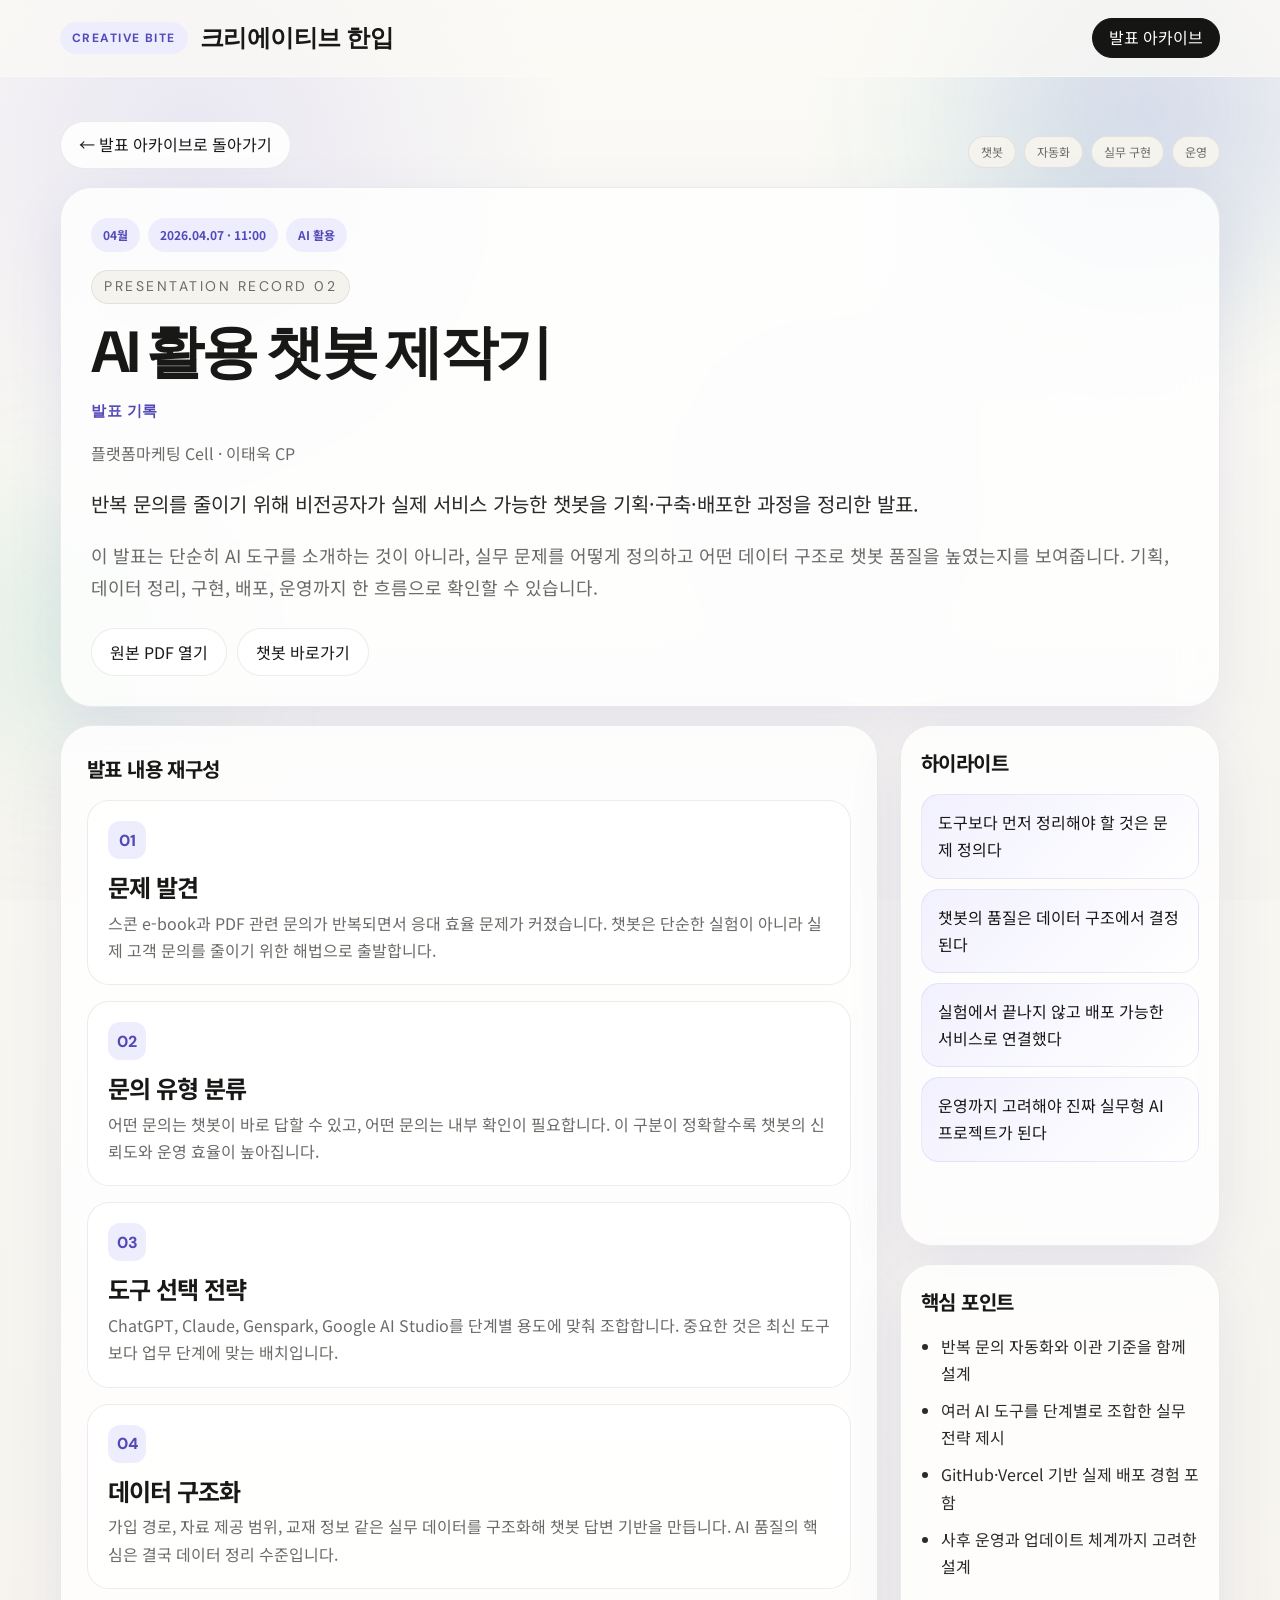
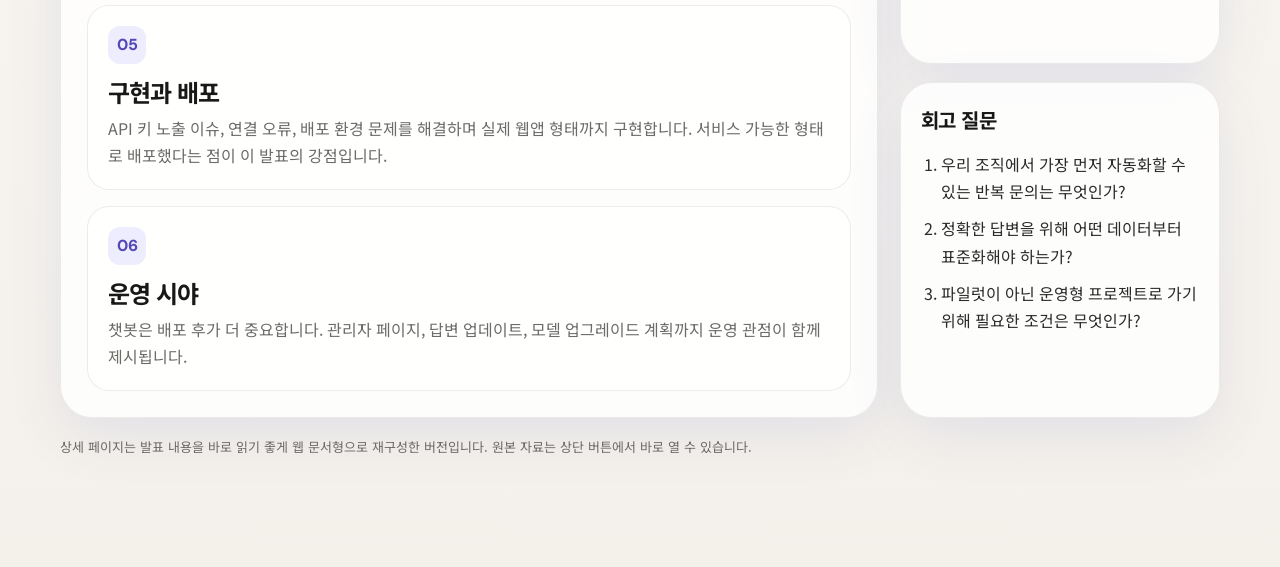
<file: session-02-chatbot.html>
<!DOCTYPE html>
<html lang="ko">
<head>
  <meta charset="UTF-8" />
  <meta name="viewport" content="width=device-width, initial-scale=1.0" />
  <link rel="preconnect" href="https://fonts.googleapis.com" />
  <link rel="preconnect" href="https://fonts.gstatic.com" crossorigin />
  <link href="https://fonts.googleapis.com/css2?family=DM+Sans:wght@400;500;700;800&family=Noto+Sans+KR:wght@300;400;500;700;800&display=swap" rel="stylesheet" />
  <link rel="stylesheet" href="./styles.css" />
</head>
<body>
  <div class="page-bg" aria-hidden="true">
    <span class="orb orb-a"></span>
    <span class="orb orb-b"></span>
    <span class="orb orb-c"></span>
  </div>
  <header class="site-header">
    <div class="container header-inner">
      <a class="brand" href="./index.html">
        <span class="brand-mark">Creative Bite</span>
        <strong>크리에이티브 한입</strong>
      </a>
      <nav class="site-nav">
        <a href="./index.html" class="is-current">발표 아카이브</a>
      </nav>
    </div>
  </header>

  <main class="page-shell">
    <div class="container">
      <div class="back-row reveal">
        <a class="back-btn secondary" href="./index.html">← 발표 아카이브로 돌아가기</a>
        <div class="tag-list"><span class="tag">챗봇</span><span class="tag">자동화</span><span class="tag">실무 구현</span><span class="tag">운영</span></div>
      </div>
      <section class="page-head reveal">
        <article class="page-hero">
          <div class="page-hero-copy">
            <div class="meta-row">
              <span class="meta-chip">04월</span>
              <span class="meta-chip">2026.04.07 · 11:00</span>
              <span class="meta-chip">AI 활용</span>
            </div>
            <p class="page-kicker">Presentation Record 02</p>
            <h1 class="page-title">AI 활용 챗봇 제작기</h1>
            <p class="page-record-label">발표 기록</p>
            <p class="page-speaker">플랫폼마케팅 Cell · 이태욱 CP</p>
            <p class="page-summary">반복 문의를 줄이기 위해 비전공자가 실제 서비스 가능한 챗봇을 기획·구축·배포한 과정을 정리한 발표.</p>
            <p class="page-desc">이 발표는 단순히 AI 도구를 소개하는 것이 아니라, 실무 문제를 어떻게 정의하고 어떤 데이터 구조로 챗봇 품질을 높였는지를 보여줍니다. 기획, 데이터 정리, 구현, 배포, 운영까지 한 흐름으로 확인할 수 있습니다.</p>
            <div class="action-row"><a class="link-chip" href="./assets/pdfs/s2-chatbot.pdf" target="_blank" rel="noreferrer">원본 PDF 열기</a><a class="link-chip" href="https://visang-chatbot.vercel.app/" target="_blank" rel="noreferrer">챗봇 바로가기</a></div>
          </div>
          
        </article>
      </section>
      <section id="reconstructed" class="page-grid reveal">
        <article class="content-panel">
          <h2 class="panel-title">발표 내용 재구성</h2>
          <div class="section-list"><article class="section-card"><span class="section-no">01</span><h3>문제 발견</h3><p>스콘 e-book과 PDF 관련 문의가 반복되면서 응대 효율 문제가 커졌습니다. 챗봇은 단순한 실험이 아니라 실제 고객 문의를 줄이기 위한 해법으로 출발합니다.</p></article><article class="section-card"><span class="section-no">02</span><h3>문의 유형 분류</h3><p>어떤 문의는 챗봇이 바로 답할 수 있고, 어떤 문의는 내부 확인이 필요합니다. 이 구분이 정확할수록 챗봇의 신뢰도와 운영 효율이 높아집니다.</p></article><article class="section-card"><span class="section-no">03</span><h3>도구 선택 전략</h3><p>ChatGPT, Claude, Genspark, Google AI Studio를 단계별 용도에 맞춰 조합합니다. 중요한 것은 최신 도구보다 업무 단계에 맞는 배치입니다.</p></article><article class="section-card"><span class="section-no">04</span><h3>데이터 구조화</h3><p>가입 경로, 자료 제공 범위, 교재 정보 같은 실무 데이터를 구조화해 챗봇 답변 기반을 만듭니다. AI 품질의 핵심은 결국 데이터 정리 수준입니다.</p></article><article class="section-card"><span class="section-no">05</span><h3>구현과 배포</h3><p>API 키 노출 이슈, 연결 오류, 배포 환경 문제를 해결하며 실제 웹앱 형태까지 구현합니다. 서비스 가능한 형태로 배포했다는 점이 이 발표의 강점입니다.</p></article><article class="section-card"><span class="section-no">06</span><h3>운영 시야</h3><p>챗봇은 배포 후가 더 중요합니다. 관리자 페이지, 답변 업데이트, 모델 업그레이드 계획까지 운영 관점이 함께 제시됩니다.</p></article></div>
        </article>
        <div class="side-stack">
          <aside class="side-panel">
            <h2 class="panel-title">하이라이트</h2>
            <div class="highlight-list"><div class="highlight-item">도구보다 먼저 정리해야 할 것은 문제 정의다</div><div class="highlight-item">챗봇의 품질은 데이터 구조에서 결정된다</div><div class="highlight-item">실험에서 끝나지 않고 배포 가능한 서비스로 연결했다</div><div class="highlight-item">운영까지 고려해야 진짜 실무형 AI 프로젝트가 된다</div></div>
          </aside>
          <aside class="side-panel">
            <h2 class="panel-title">핵심 포인트</h2>
            <ul class="bullet-list"><li>반복 문의 자동화와 이관 기준을 함께 설계</li><li>여러 AI 도구를 단계별로 조합한 실무 전략 제시</li><li>GitHub·Vercel 기반 실제 배포 경험 포함</li><li>사후 운영과 업데이트 체계까지 고려한 설계</li></ul>
          </aside>
          <aside class="side-panel">
            <h2 class="panel-title">회고 질문</h2>
            <ol class="question-list"><li>우리 조직에서 가장 먼저 자동화할 수 있는 반복 문의는 무엇인가?</li><li>정확한 답변을 위해 어떤 데이터부터 표준화해야 하는가?</li><li>파일럿이 아닌 운영형 프로젝트로 가기 위해 필요한 조건은 무엇인가?</li></ol>
          </aside>
        </div>
      </section>
      <p class="footer-note reveal">상세 페이지는 발표 내용을 바로 읽기 좋게 웹 문서형으로 재구성한 버전입니다. 원본 자료는 상단 버튼에서 바로 열 수 있습니다.</p>
    </div>
  </main>
  <script>
    const io = new IntersectionObserver((entries) => {
      entries.forEach(entry => { if(entry.isIntersecting) entry.target.classList.add('is-visible'); });
    }, {threshold:.12});
    document.querySelectorAll('.reveal').forEach(el => io.observe(el));
  </script>
</body>
</html>
</file>
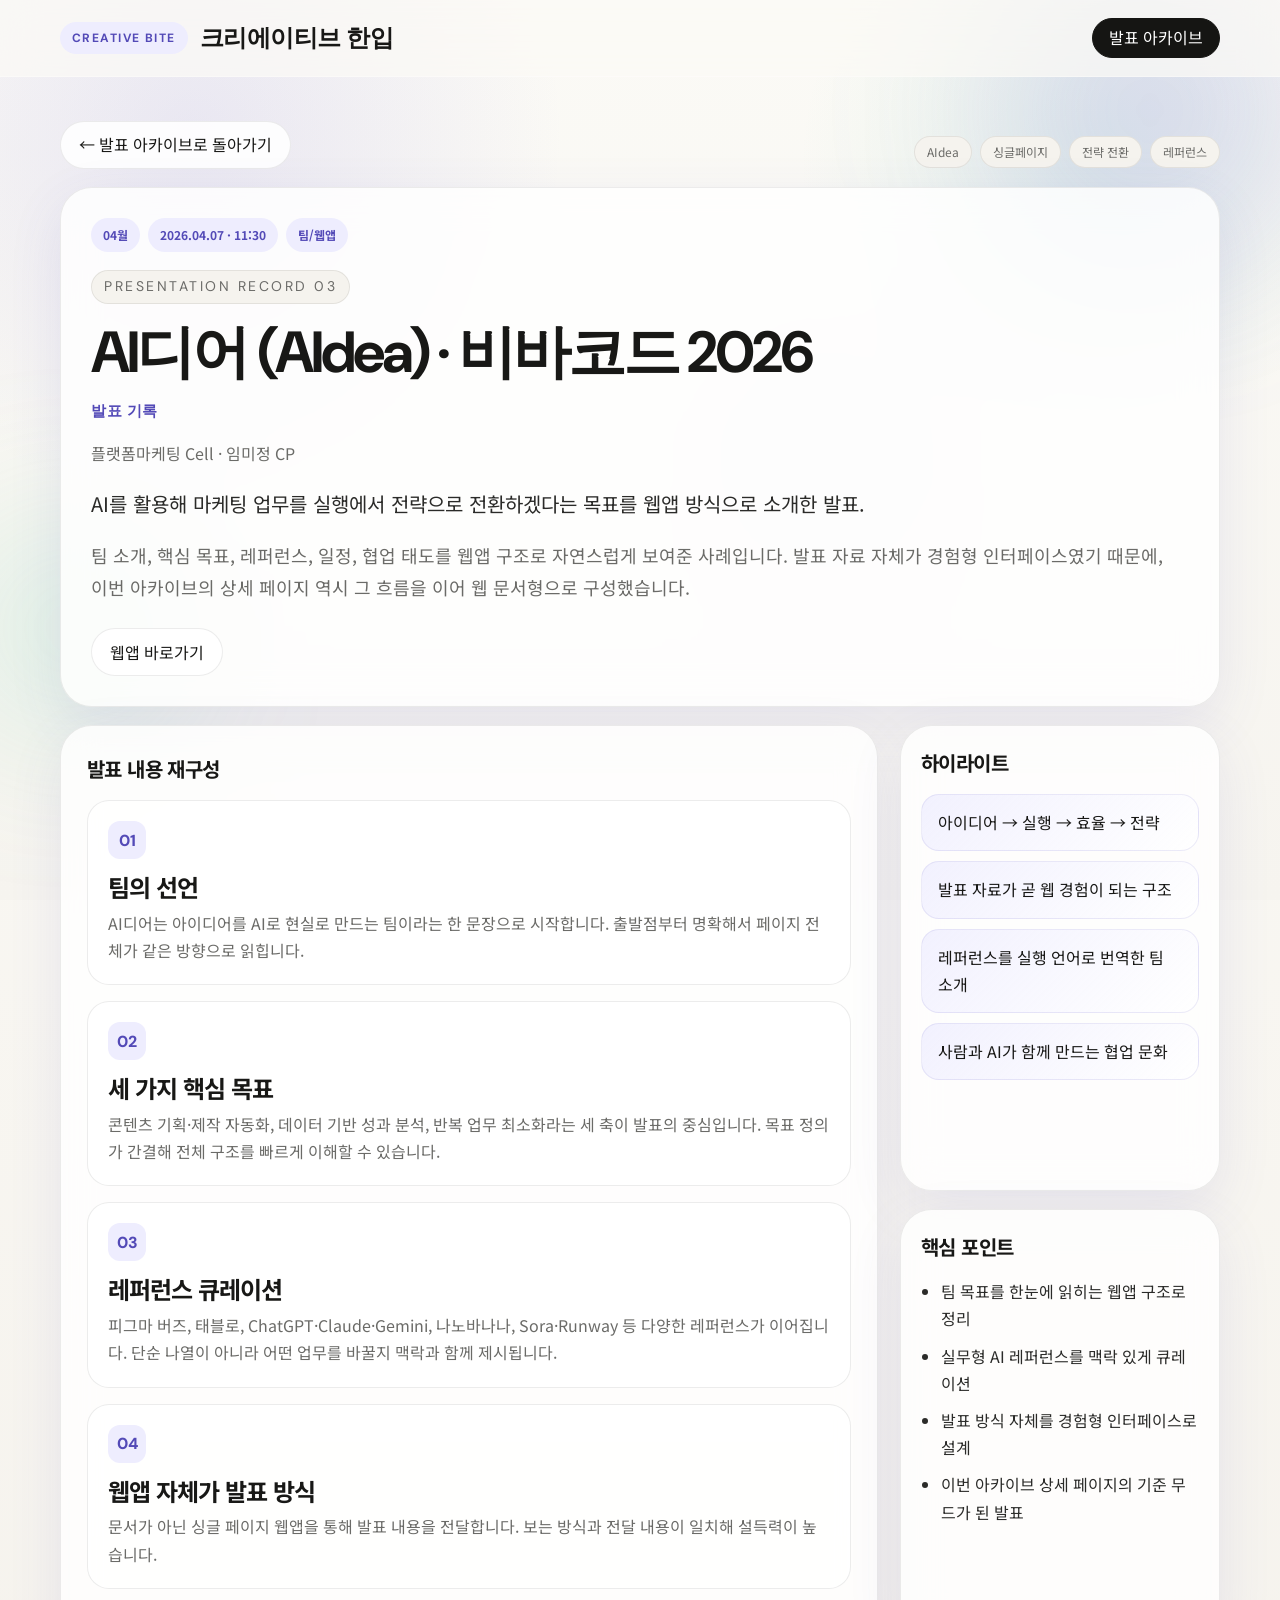
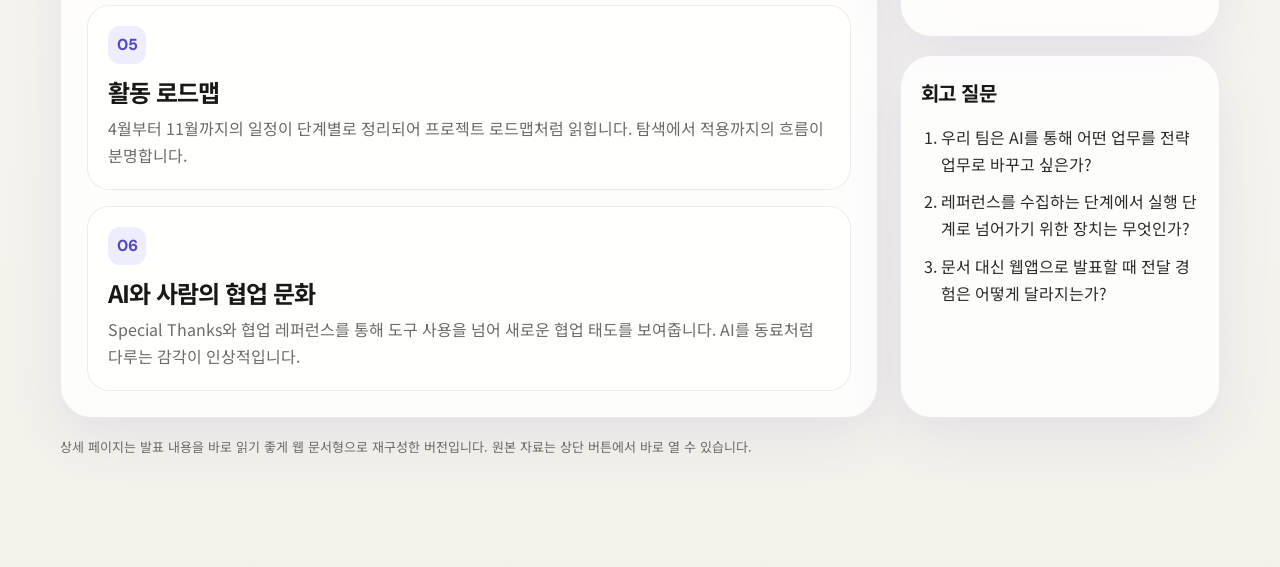
<file: session-03-aidea.html>
<!DOCTYPE html>
<html lang="ko">
<head>
  <meta charset="UTF-8" />
  <meta name="viewport" content="width=device-width, initial-scale=1.0" />
  <link rel="preconnect" href="https://fonts.googleapis.com" />
  <link rel="preconnect" href="https://fonts.gstatic.com" crossorigin />
  <link href="https://fonts.googleapis.com/css2?family=DM+Sans:wght@400;500;700;800&family=Noto+Sans+KR:wght@300;400;500;700;800&display=swap" rel="stylesheet" />
  <link rel="stylesheet" href="./styles.css" />
</head>
<body>
  <div class="page-bg" aria-hidden="true">
    <span class="orb orb-a"></span>
    <span class="orb orb-b"></span>
    <span class="orb orb-c"></span>
  </div>
  <header class="site-header">
    <div class="container header-inner">
      <a class="brand" href="./index.html">
        <span class="brand-mark">Creative Bite</span>
        <strong>크리에이티브 한입</strong>
      </a>
      <nav class="site-nav">
        <a href="./index.html" class="is-current">발표 아카이브</a>
      </nav>
    </div>
  </header>

  <main class="page-shell">
    <div class="container">
      <div class="back-row reveal">
        <a class="back-btn secondary" href="./index.html">← 발표 아카이브로 돌아가기</a>
        <div class="tag-list"><span class="tag">AIdea</span><span class="tag">싱글페이지</span><span class="tag">전략 전환</span><span class="tag">레퍼런스</span></div>
      </div>
      <section class="page-head reveal">
        <article class="page-hero">
          <div class="page-hero-copy">
            <div class="meta-row">
              <span class="meta-chip">04월</span>
              <span class="meta-chip">2026.04.07 · 11:30</span>
              <span class="meta-chip">팀/웹앱</span>
            </div>
            <p class="page-kicker">Presentation Record 03</p>
            <h1 class="page-title">AI디어 (AIdea) · 비바코드 2026</h1>
            <p class="page-record-label">발표 기록</p>
            <p class="page-speaker">플랫폼마케팅 Cell · 임미정 CP</p>
            <p class="page-summary">AI를 활용해 마케팅 업무를 실행에서 전략으로 전환하겠다는 목표를 웹앱 방식으로 소개한 발표.</p>
            <p class="page-desc">팀 소개, 핵심 목표, 레퍼런스, 일정, 협업 태도를 웹앱 구조로 자연스럽게 보여준 사례입니다. 발표 자료 자체가 경험형 인터페이스였기 때문에, 이번 아카이브의 상세 페이지 역시 그 흐름을 이어 웹 문서형으로 구성했습니다.</p>
            <div class="action-row"><a class="link-chip" href="https://roraa21.github.io/AIdea/" target="_blank" rel="noreferrer">웹앱 바로가기</a></div>
          </div>
          
        </article>
      </section>
      <section id="reconstructed" class="page-grid reveal">
        <article class="content-panel">
          <h2 class="panel-title">발표 내용 재구성</h2>
          <div class="section-list"><article class="section-card"><span class="section-no">01</span><h3>팀의 선언</h3><p>AI디어는 아이디어를 AI로 현실로 만드는 팀이라는 한 문장으로 시작합니다. 출발점부터 명확해서 페이지 전체가 같은 방향으로 읽힙니다.</p></article><article class="section-card"><span class="section-no">02</span><h3>세 가지 핵심 목표</h3><p>콘텐츠 기획·제작 자동화, 데이터 기반 성과 분석, 반복 업무 최소화라는 세 축이 발표의 중심입니다. 목표 정의가 간결해 전체 구조를 빠르게 이해할 수 있습니다.</p></article><article class="section-card"><span class="section-no">03</span><h3>레퍼런스 큐레이션</h3><p>피그마 버즈, 태블로, ChatGPT·Claude·Gemini, 나노바나나, Sora·Runway 등 다양한 레퍼런스가 이어집니다. 단순 나열이 아니라 어떤 업무를 바꿀지 맥락과 함께 제시됩니다.</p></article><article class="section-card"><span class="section-no">04</span><h3>웹앱 자체가 발표 방식</h3><p>문서가 아닌 싱글 페이지 웹앱을 통해 발표 내용을 전달합니다. 보는 방식과 전달 내용이 일치해 설득력이 높습니다.</p></article><article class="section-card"><span class="section-no">05</span><h3>활동 로드맵</h3><p>4월부터 11월까지의 일정이 단계별로 정리되어 프로젝트 로드맵처럼 읽힙니다. 탐색에서 적용까지의 흐름이 분명합니다.</p></article><article class="section-card"><span class="section-no">06</span><h3>AI와 사람의 협업 문화</h3><p>Special Thanks와 협업 레퍼런스를 통해 도구 사용을 넘어 새로운 협업 태도를 보여줍니다. AI를 동료처럼 다루는 감각이 인상적입니다.</p></article></div>
        </article>
        <div class="side-stack">
          <aside class="side-panel">
            <h2 class="panel-title">하이라이트</h2>
            <div class="highlight-list"><div class="highlight-item">아이디어 → 실행 → 효율 → 전략</div><div class="highlight-item">발표 자료가 곧 웹 경험이 되는 구조</div><div class="highlight-item">레퍼런스를 실행 언어로 번역한 팀 소개</div><div class="highlight-item">사람과 AI가 함께 만드는 협업 문화</div></div>
          </aside>
          <aside class="side-panel">
            <h2 class="panel-title">핵심 포인트</h2>
            <ul class="bullet-list"><li>팀 목표를 한눈에 읽히는 웹앱 구조로 정리</li><li>실무형 AI 레퍼런스를 맥락 있게 큐레이션</li><li>발표 방식 자체를 경험형 인터페이스로 설계</li><li>이번 아카이브 상세 페이지의 기준 무드가 된 발표</li></ul>
          </aside>
          <aside class="side-panel">
            <h2 class="panel-title">회고 질문</h2>
            <ol class="question-list"><li>우리 팀은 AI를 통해 어떤 업무를 전략 업무로 바꾸고 싶은가?</li><li>레퍼런스를 수집하는 단계에서 실행 단계로 넘어가기 위한 장치는 무엇인가?</li><li>문서 대신 웹앱으로 발표할 때 전달 경험은 어떻게 달라지는가?</li></ol>
          </aside>
        </div>
      </section>
      <p class="footer-note reveal">상세 페이지는 발표 내용을 바로 읽기 좋게 웹 문서형으로 재구성한 버전입니다. 원본 자료는 상단 버튼에서 바로 열 수 있습니다.</p>
    </div>
  </main>
  <script>
    const io = new IntersectionObserver((entries) => {
      entries.forEach(entry => { if(entry.isIntersecting) entry.target.classList.add('is-visible'); });
    }, {threshold:.12});
    document.querySelectorAll('.reveal').forEach(el => io.observe(el));
  </script>
</body>
</html>
</file>
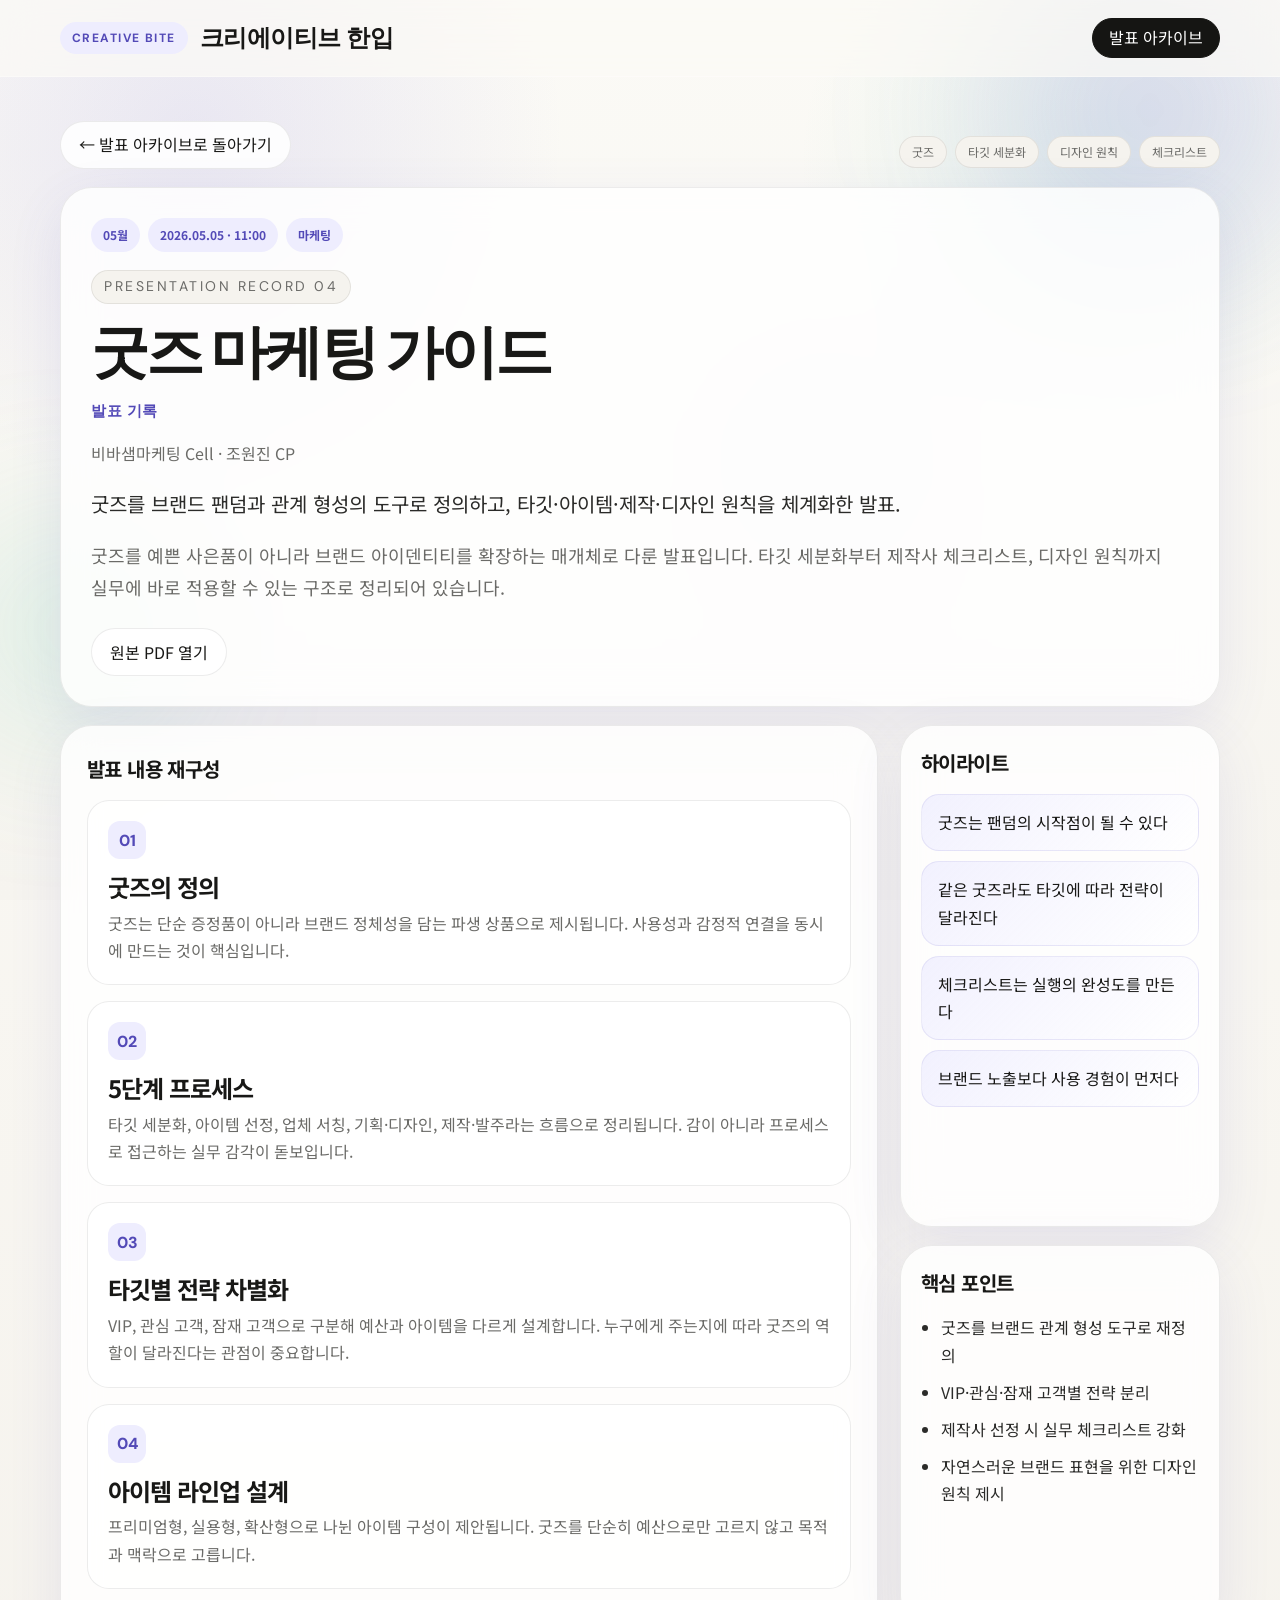
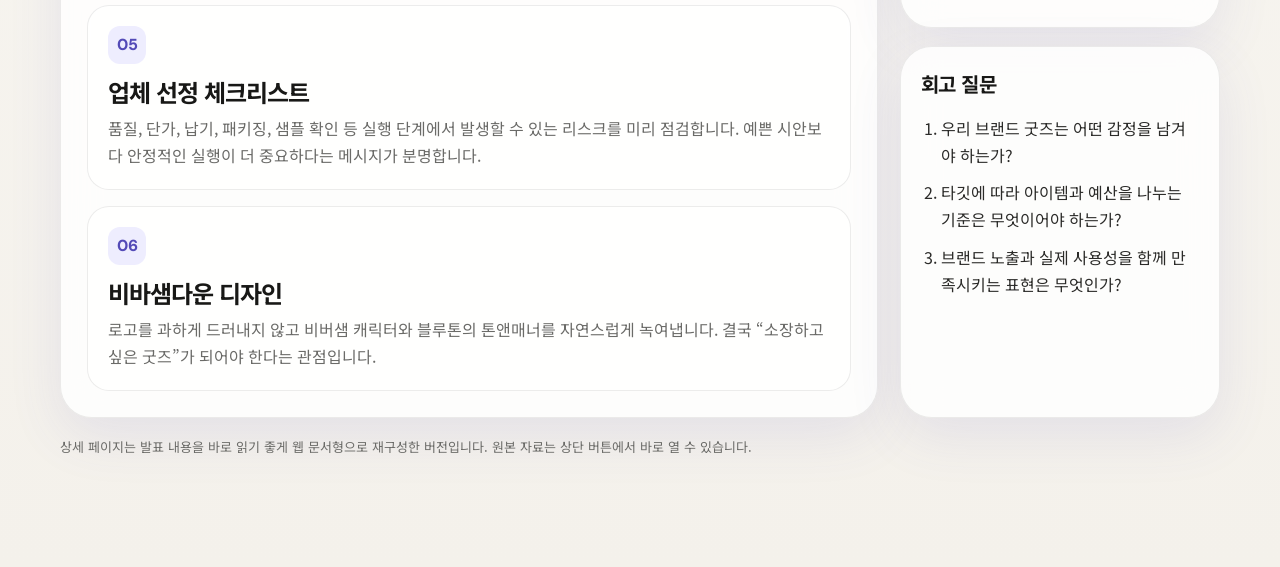
<file: session-04-goods.html>
<!DOCTYPE html>
<html lang="ko">
<head>
  <meta charset="UTF-8" />
  <meta name="viewport" content="width=device-width, initial-scale=1.0" />
  <link rel="preconnect" href="https://fonts.googleapis.com" />
  <link rel="preconnect" href="https://fonts.gstatic.com" crossorigin />
  <link href="https://fonts.googleapis.com/css2?family=DM+Sans:wght@400;500;700;800&family=Noto+Sans+KR:wght@300;400;500;700;800&display=swap" rel="stylesheet" />
  <link rel="stylesheet" href="./styles.css" />
</head>
<body>
  <div class="page-bg" aria-hidden="true">
    <span class="orb orb-a"></span>
    <span class="orb orb-b"></span>
    <span class="orb orb-c"></span>
  </div>
  <header class="site-header">
    <div class="container header-inner">
      <a class="brand" href="./index.html">
        <span class="brand-mark">Creative Bite</span>
        <strong>크리에이티브 한입</strong>
      </a>
      <nav class="site-nav">
        <a href="./index.html" class="is-current">발표 아카이브</a>
      </nav>
    </div>
  </header>

  <main class="page-shell">
    <div class="container">
      <div class="back-row reveal">
        <a class="back-btn secondary" href="./index.html">← 발표 아카이브로 돌아가기</a>
        <div class="tag-list"><span class="tag">굿즈</span><span class="tag">타깃 세분화</span><span class="tag">디자인 원칙</span><span class="tag">체크리스트</span></div>
      </div>
      <section class="page-head reveal">
        <article class="page-hero">
          <div class="page-hero-copy">
            <div class="meta-row">
              <span class="meta-chip">05월</span>
              <span class="meta-chip">2026.05.05 · 11:00</span>
              <span class="meta-chip">마케팅</span>
            </div>
            <p class="page-kicker">Presentation Record 04</p>
            <h1 class="page-title">굿즈 마케팅 가이드</h1>
            <p class="page-record-label">발표 기록</p>
            <p class="page-speaker">비바샘마케팅 Cell · 조원진 CP</p>
            <p class="page-summary">굿즈를 브랜드 팬덤과 관계 형성의 도구로 정의하고, 타깃·아이템·제작·디자인 원칙을 체계화한 발표.</p>
            <p class="page-desc">굿즈를 예쁜 사은품이 아니라 브랜드 아이덴티티를 확장하는 매개체로 다룬 발표입니다. 타깃 세분화부터 제작사 체크리스트, 디자인 원칙까지 실무에 바로 적용할 수 있는 구조로 정리되어 있습니다.</p>
            <div class="action-row"><a class="link-chip" href="./assets/pdfs/s4-goods.pdf" target="_blank" rel="noreferrer">원본 PDF 열기</a></div>
          </div>
          
        </article>
      </section>
      <section id="reconstructed" class="page-grid reveal">
        <article class="content-panel">
          <h2 class="panel-title">발표 내용 재구성</h2>
          <div class="section-list"><article class="section-card"><span class="section-no">01</span><h3>굿즈의 정의</h3><p>굿즈는 단순 증정품이 아니라 브랜드 정체성을 담는 파생 상품으로 제시됩니다. 사용성과 감정적 연결을 동시에 만드는 것이 핵심입니다.</p></article><article class="section-card"><span class="section-no">02</span><h3>5단계 프로세스</h3><p>타깃 세분화, 아이템 선정, 업체 서칭, 기획·디자인, 제작·발주라는 흐름으로 정리됩니다. 감이 아니라 프로세스로 접근하는 실무 감각이 돋보입니다.</p></article><article class="section-card"><span class="section-no">03</span><h3>타깃별 전략 차별화</h3><p>VIP, 관심 고객, 잠재 고객으로 구분해 예산과 아이템을 다르게 설계합니다. 누구에게 주는지에 따라 굿즈의 역할이 달라진다는 관점이 중요합니다.</p></article><article class="section-card"><span class="section-no">04</span><h3>아이템 라인업 설계</h3><p>프리미엄형, 실용형, 확산형으로 나뉜 아이템 구성이 제안됩니다. 굿즈를 단순히 예산으로만 고르지 않고 목적과 맥락으로 고릅니다.</p></article><article class="section-card"><span class="section-no">05</span><h3>업체 선정 체크리스트</h3><p>품질, 단가, 납기, 패키징, 샘플 확인 등 실행 단계에서 발생할 수 있는 리스크를 미리 점검합니다. 예쁜 시안보다 안정적인 실행이 더 중요하다는 메시지가 분명합니다.</p></article><article class="section-card"><span class="section-no">06</span><h3>비바샘다운 디자인</h3><p>로고를 과하게 드러내지 않고 비버샘 캐릭터와 블루톤의 톤앤매너를 자연스럽게 녹여냅니다. 결국 “소장하고 싶은 굿즈”가 되어야 한다는 관점입니다.</p></article></div>
        </article>
        <div class="side-stack">
          <aside class="side-panel">
            <h2 class="panel-title">하이라이트</h2>
            <div class="highlight-list"><div class="highlight-item">굿즈는 팬덤의 시작점이 될 수 있다</div><div class="highlight-item">같은 굿즈라도 타깃에 따라 전략이 달라진다</div><div class="highlight-item">체크리스트는 실행의 완성도를 만든다</div><div class="highlight-item">브랜드 노출보다 사용 경험이 먼저다</div></div>
          </aside>
          <aside class="side-panel">
            <h2 class="panel-title">핵심 포인트</h2>
            <ul class="bullet-list"><li>굿즈를 브랜드 관계 형성 도구로 재정의</li><li>VIP·관심·잠재 고객별 전략 분리</li><li>제작사 선정 시 실무 체크리스트 강화</li><li>자연스러운 브랜드 표현을 위한 디자인 원칙 제시</li></ul>
          </aside>
          <aside class="side-panel">
            <h2 class="panel-title">회고 질문</h2>
            <ol class="question-list"><li>우리 브랜드 굿즈는 어떤 감정을 남겨야 하는가?</li><li>타깃에 따라 아이템과 예산을 나누는 기준은 무엇이어야 하는가?</li><li>브랜드 노출과 실제 사용성을 함께 만족시키는 표현은 무엇인가?</li></ol>
          </aside>
        </div>
      </section>
      <p class="footer-note reveal">상세 페이지는 발표 내용을 바로 읽기 좋게 웹 문서형으로 재구성한 버전입니다. 원본 자료는 상단 버튼에서 바로 열 수 있습니다.</p>
    </div>
  </main>
  <script>
    const io = new IntersectionObserver((entries) => {
      entries.forEach(entry => { if(entry.isIntersecting) entry.target.classList.add('is-visible'); });
    }, {threshold:.12});
    document.querySelectorAll('.reveal').forEach(el => io.observe(el));
  </script>
</body>
</html>
</file>
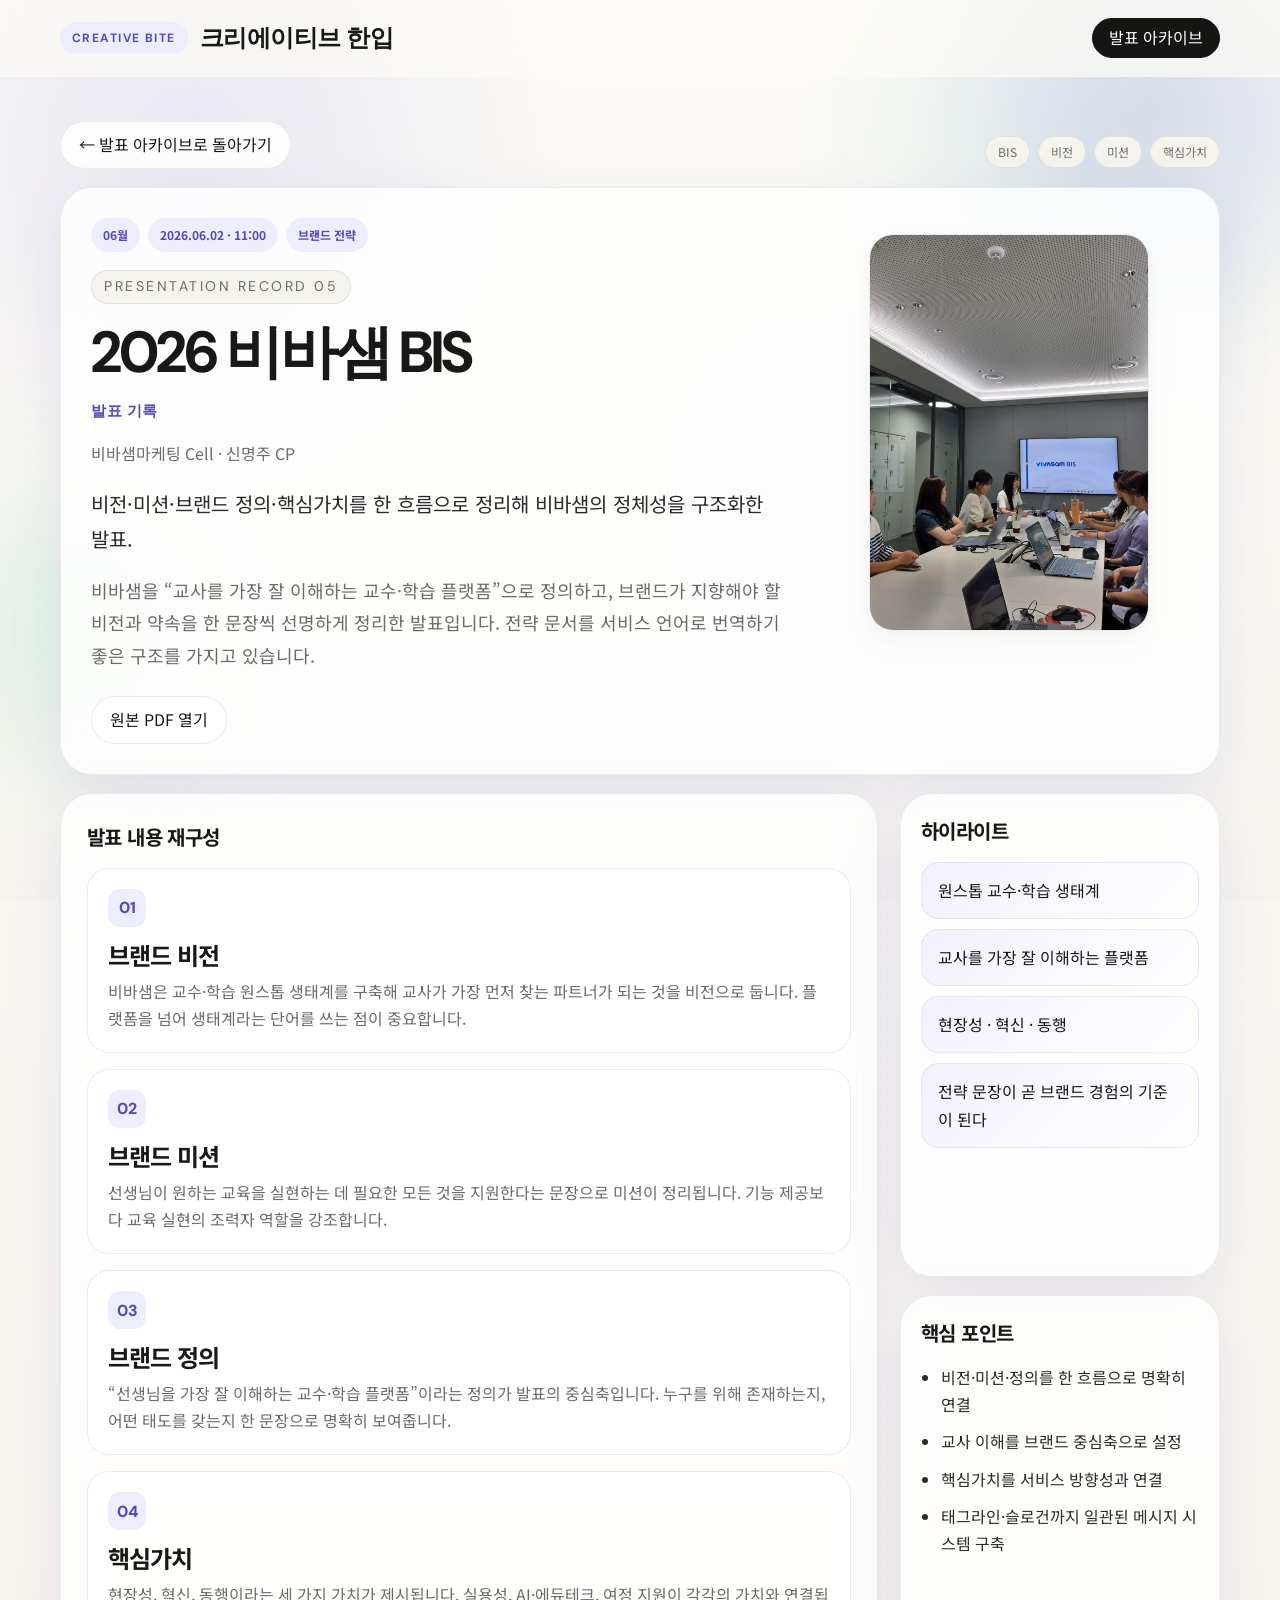
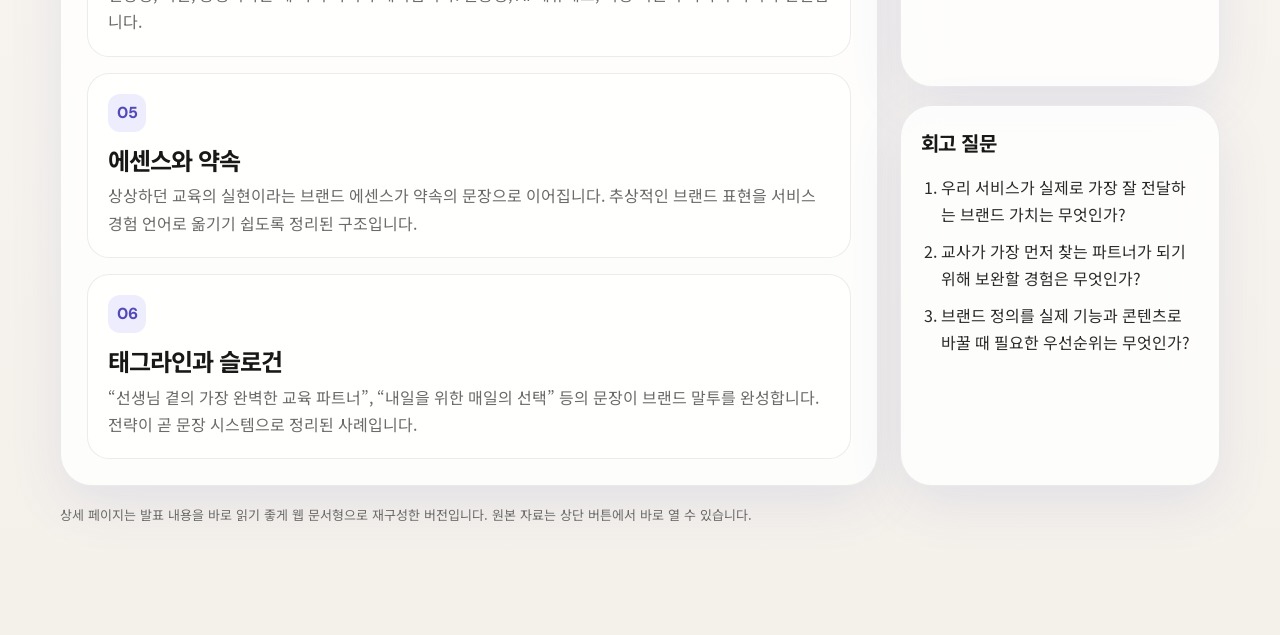
<file: session-05-bis.html>
<!DOCTYPE html>
<html lang="ko">
<head>
  <meta charset="UTF-8" />
  <meta name="viewport" content="width=device-width, initial-scale=1.0" />
  <link rel="preconnect" href="https://fonts.googleapis.com" />
  <link rel="preconnect" href="https://fonts.gstatic.com" crossorigin />
  <link href="https://fonts.googleapis.com/css2?family=DM+Sans:wght@400;500;700;800&family=Noto+Sans+KR:wght@300;400;500;700;800&display=swap" rel="stylesheet" />
  <link rel="stylesheet" href="./styles.css" />
</head>
<body>
  <div class="page-bg" aria-hidden="true">
    <span class="orb orb-a"></span>
    <span class="orb orb-b"></span>
    <span class="orb orb-c"></span>
  </div>
  <header class="site-header">
    <div class="container header-inner">
      <a class="brand" href="./index.html">
        <span class="brand-mark">Creative Bite</span>
        <strong>크리에이티브 한입</strong>
      </a>
      <nav class="site-nav">
        <a href="./index.html" class="is-current">발표 아카이브</a>
      </nav>
    </div>
  </header>

  <main class="page-shell">
    <div class="container">
      <div class="back-row reveal">
        <a class="back-btn secondary" href="./index.html">← 발표 아카이브로 돌아가기</a>
        <div class="tag-list"><span class="tag">BIS</span><span class="tag">비전</span><span class="tag">미션</span><span class="tag">핵심가치</span></div>
      </div>
      <section class="page-head reveal">
        <article class="page-hero has-media">
          <div class="page-hero-copy">
            <div class="meta-row">
              <span class="meta-chip">06월</span>
              <span class="meta-chip">2026.06.02 · 11:00</span>
              <span class="meta-chip">브랜드 전략</span>
            </div>
            <p class="page-kicker">Presentation Record 05</p>
            <h1 class="page-title">2026 비바샘 BIS</h1>
            <p class="page-record-label">발표 기록</p>
            <p class="page-speaker">비바샘마케팅 Cell · 신명주 CP</p>
            <p class="page-summary">비전·미션·브랜드 정의·핵심가치를 한 흐름으로 정리해 비바샘의 정체성을 구조화한 발표.</p>
            <p class="page-desc">비바샘을 “교사를 가장 잘 이해하는 교수·학습 플랫폼”으로 정의하고, 브랜드가 지향해야 할 비전과 약속을 한 문장씩 선명하게 정리한 발표입니다. 전략 문서를 서비스 언어로 번역하기 좋은 구조를 가지고 있습니다.</p>
            <div class="action-row"><a class="link-chip" href="./assets/pdfs/s5-bis.pdf" target="_blank" rel="noreferrer">원본 PDF 열기</a></div>
          </div>
          <div class="page-hero-media"><figure class="page-photo"><img src="./assets/images/s5-bis-meeting.jpg" alt="2026 비바샘 BIS 모임 회의 사진" /><figcaption>2026 비바샘 BIS 모임 현장</figcaption></figure></div>
        </article>
      </section>
      <section id="reconstructed" class="page-grid reveal">
        <article class="content-panel">
          <h2 class="panel-title">발표 내용 재구성</h2>
          <div class="section-list"><article class="section-card"><span class="section-no">01</span><h3>브랜드 비전</h3><p>비바샘은 교수·학습 원스톱 생태계를 구축해 교사가 가장 먼저 찾는 파트너가 되는 것을 비전으로 둡니다. 플랫폼을 넘어 생태계라는 단어를 쓰는 점이 중요합니다.</p></article><article class="section-card"><span class="section-no">02</span><h3>브랜드 미션</h3><p>선생님이 원하는 교육을 실현하는 데 필요한 모든 것을 지원한다는 문장으로 미션이 정리됩니다. 기능 제공보다 교육 실현의 조력자 역할을 강조합니다.</p></article><article class="section-card"><span class="section-no">03</span><h3>브랜드 정의</h3><p>“선생님을 가장 잘 이해하는 교수·학습 플랫폼”이라는 정의가 발표의 중심축입니다. 누구를 위해 존재하는지, 어떤 태도를 갖는지 한 문장으로 명확히 보여줍니다.</p></article><article class="section-card"><span class="section-no">04</span><h3>핵심가치</h3><p>현장성, 혁신, 동행이라는 세 가지 가치가 제시됩니다. 실용성, AI·에듀테크, 여정 지원이 각각의 가치와 연결됩니다.</p></article><article class="section-card"><span class="section-no">05</span><h3>에센스와 약속</h3><p>상상하던 교육의 실현이라는 브랜드 에센스가 약속의 문장으로 이어집니다. 추상적인 브랜드 표현을 서비스 경험 언어로 옮기기 쉽도록 정리된 구조입니다.</p></article><article class="section-card"><span class="section-no">06</span><h3>태그라인과 슬로건</h3><p>“선생님 곁의 가장 완벽한 교육 파트너”, “내일을 위한 매일의 선택” 등의 문장이 브랜드 말투를 완성합니다. 전략이 곧 문장 시스템으로 정리된 사례입니다.</p></article></div>
        </article>
        <div class="side-stack">
          <aside class="side-panel">
            <h2 class="panel-title">하이라이트</h2>
            <div class="highlight-list"><div class="highlight-item">원스톱 교수·학습 생태계</div><div class="highlight-item">교사를 가장 잘 이해하는 플랫폼</div><div class="highlight-item">현장성 · 혁신 · 동행</div><div class="highlight-item">전략 문장이 곧 브랜드 경험의 기준이 된다</div></div>
          </aside>
          <aside class="side-panel">
            <h2 class="panel-title">핵심 포인트</h2>
            <ul class="bullet-list"><li>비전·미션·정의를 한 흐름으로 명확히 연결</li><li>교사 이해를 브랜드 중심축으로 설정</li><li>핵심가치를 서비스 방향성과 연결</li><li>태그라인·슬로건까지 일관된 메시지 시스템 구축</li></ul>
          </aside>
          <aside class="side-panel">
            <h2 class="panel-title">회고 질문</h2>
            <ol class="question-list"><li>우리 서비스가 실제로 가장 잘 전달하는 브랜드 가치는 무엇인가?</li><li>교사가 가장 먼저 찾는 파트너가 되기 위해 보완할 경험은 무엇인가?</li><li>브랜드 정의를 실제 기능과 콘텐츠로 바꿀 때 필요한 우선순위는 무엇인가?</li></ol>
          </aside>
        </div>
      </section>
      <p class="footer-note reveal">상세 페이지는 발표 내용을 바로 읽기 좋게 웹 문서형으로 재구성한 버전입니다. 원본 자료는 상단 버튼에서 바로 열 수 있습니다.</p>
    </div>
  </main>
  <script>
    const io = new IntersectionObserver((entries) => {
      entries.forEach(entry => { if(entry.isIntersecting) entry.target.classList.add('is-visible'); });
    }, {threshold:.12});
    document.querySelectorAll('.reveal').forEach(el => io.observe(el));
  </script>
</body>
</html>
</file>
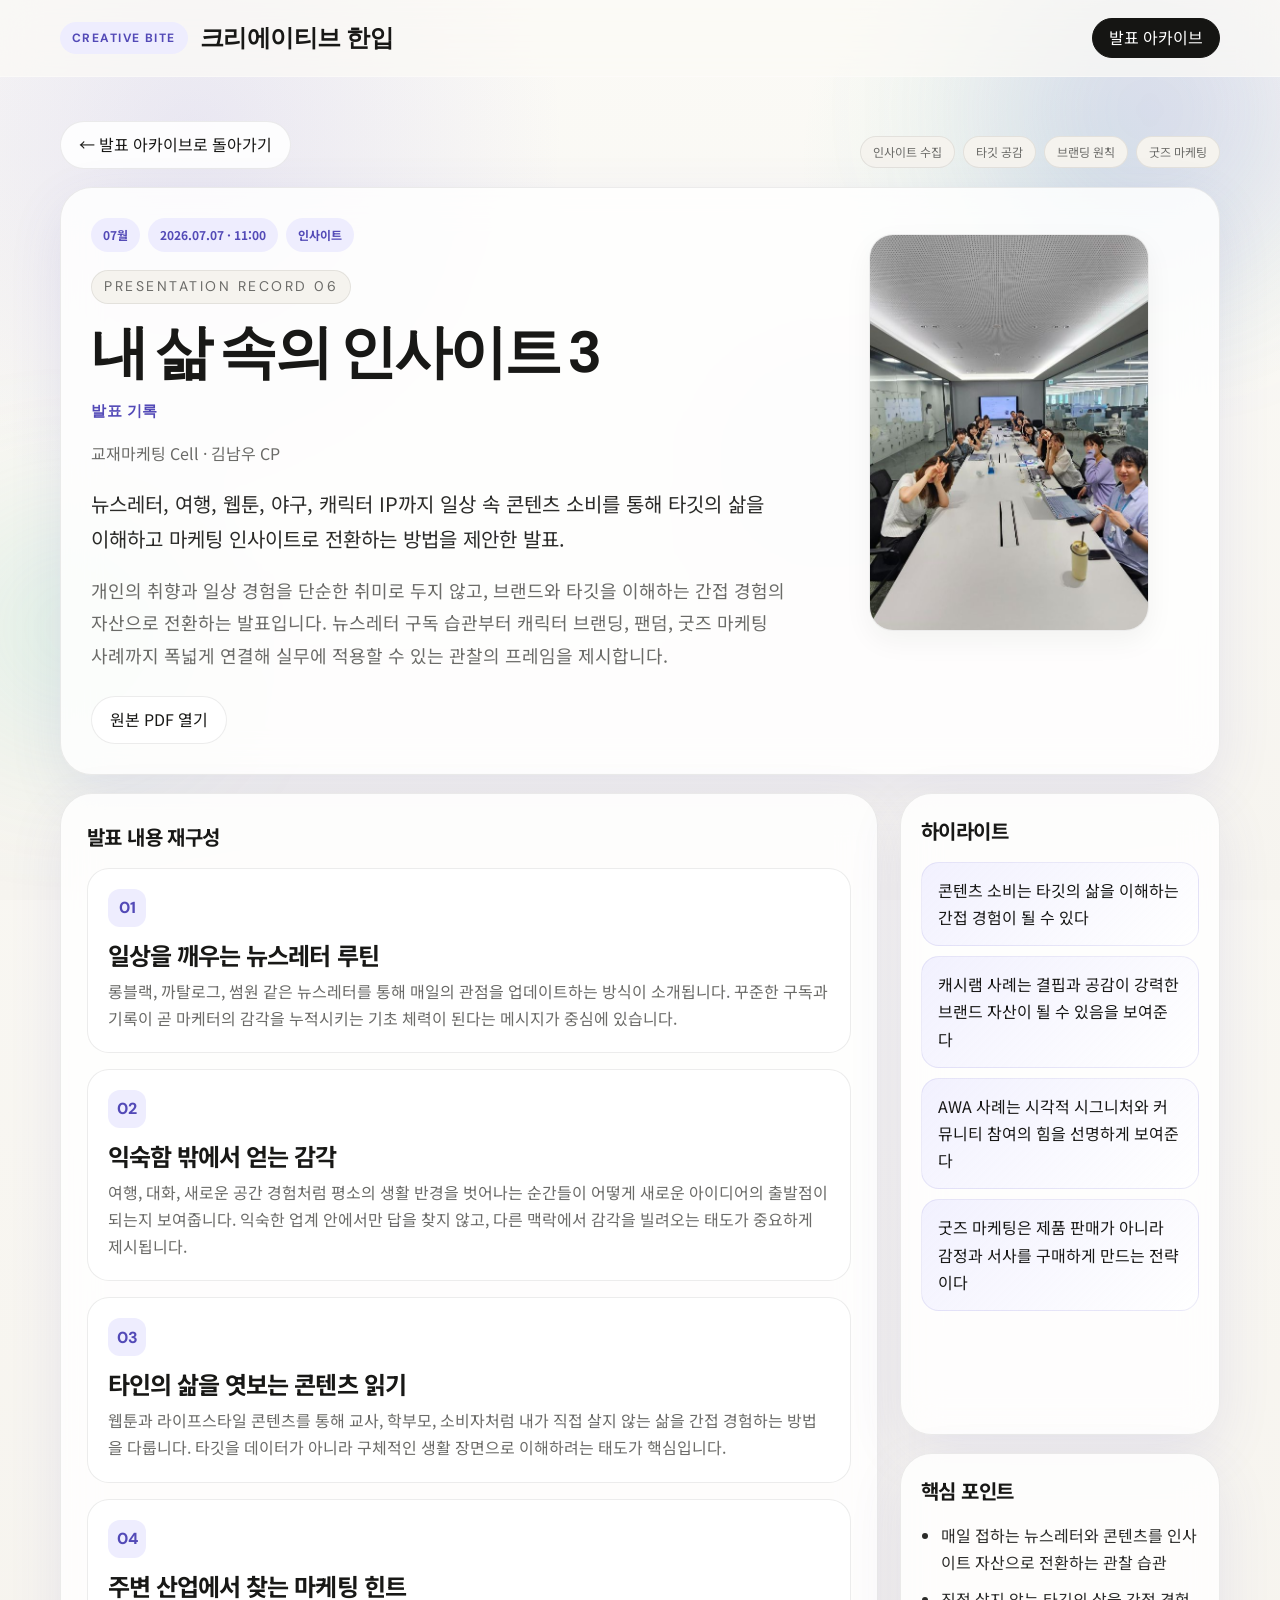
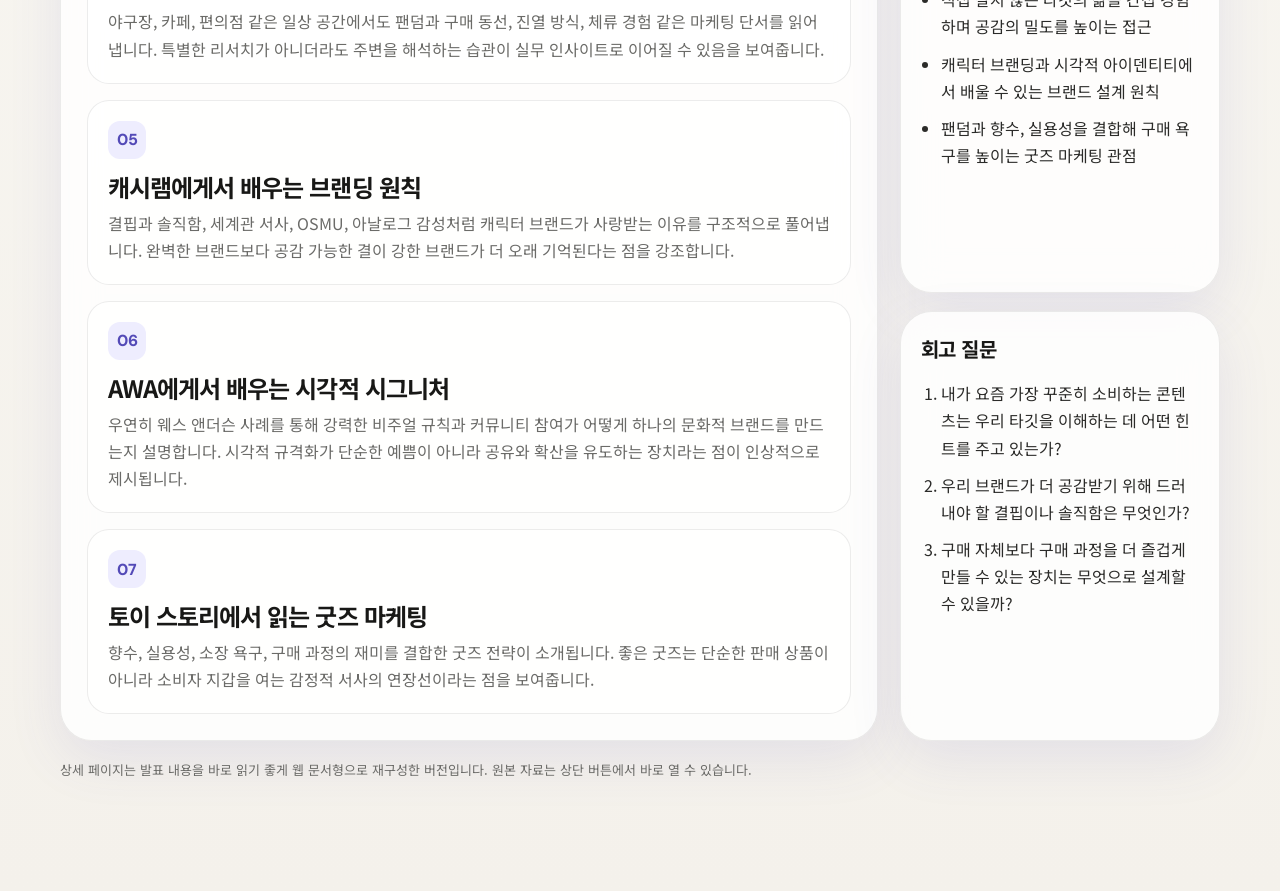
<file: session-06-insight.html>
<!DOCTYPE html>
<html lang="ko">
<head>
  <meta charset="UTF-8" />
  <meta name="viewport" content="width=device-width, initial-scale=1.0" />
  <link rel="preconnect" href="https://fonts.googleapis.com" />
  <link rel="preconnect" href="https://fonts.gstatic.com" crossorigin />
  <link href="https://fonts.googleapis.com/css2?family=DM+Sans:wght@400;500;700;800&family=Noto+Sans+KR:wght@300;400;500;700;800&display=swap" rel="stylesheet" />
  <link rel="stylesheet" href="./styles.css" />
</head>
<body>
  <div class="page-bg" aria-hidden="true">
    <span class="orb orb-a"></span>
    <span class="orb orb-b"></span>
    <span class="orb orb-c"></span>
  </div>
  <header class="site-header">
    <div class="container header-inner">
      <a class="brand" href="./index.html">
        <span class="brand-mark">Creative Bite</span>
        <strong>크리에이티브 한입</strong>
      </a>
      <nav class="site-nav">
        <a href="./index.html" class="is-current">발표 아카이브</a>
      </nav>
    </div>
  </header>

  <main class="page-shell">
    <div class="container">
      <div class="back-row reveal">
        <a class="back-btn secondary" href="./index.html">← 발표 아카이브로 돌아가기</a>
        <div class="tag-list"><span class="tag">인사이트 수집</span><span class="tag">타깃 공감</span><span class="tag">브랜딩 원칙</span><span class="tag">굿즈 마케팅</span></div>
      </div>
      <section class="page-head reveal">
        <article class="page-hero has-media">
          <div class="page-hero-copy">
            <div class="meta-row">
              <span class="meta-chip">07월</span>
              <span class="meta-chip">2026.07.07 · 11:00</span>
              <span class="meta-chip">인사이트</span>
            </div>
            <p class="page-kicker">Presentation Record 06</p>
            <h1 class="page-title">내 삶 속의 인사이트 3</h1>
            <p class="page-record-label">발표 기록</p>
            <p class="page-speaker">교재마케팅 Cell · 김남우 CP</p>
            <p class="page-summary">뉴스레터, 여행, 웹툰, 야구, 캐릭터 IP까지 일상 속 콘텐츠 소비를 통해 타깃의 삶을 이해하고 마케팅 인사이트로 전환하는 방법을 제안한 발표.</p>
            <p class="page-desc">개인의 취향과 일상 경험을 단순한 취미로 두지 않고, 브랜드와 타깃을 이해하는 간접 경험의 자산으로 전환하는 발표입니다. 뉴스레터 구독 습관부터 캐릭터 브랜딩, 팬덤, 굿즈 마케팅 사례까지 폭넓게 연결해 실무에 적용할 수 있는 관찰의 프레임을 제시합니다.</p>
            <div class="action-row"><a class="link-chip" href="./assets/pdfs/s6-insight.pdf" target="_blank" rel="noreferrer">원본 PDF 열기</a></div>
          </div>
          <div class="page-hero-media"><figure class="page-photo"><img src="./assets/images/s6-insight-meeting.jpg" alt="2026년 7월 크리에이티브 한입 모임 사진" /><figcaption>2026년 7월 크리에이티브 한입 모임 현장</figcaption></figure></div>
        </article>
      </section>
      <section id="reconstructed" class="page-grid reveal">
        <article class="content-panel">
          <h2 class="panel-title">발표 내용 재구성</h2>
          <div class="section-list"><article class="section-card"><span class="section-no">01</span><h3>일상을 깨우는 뉴스레터 루틴</h3><p>롱블랙, 까탈로그, 썸원 같은 뉴스레터를 통해 매일의 관점을 업데이트하는 방식이 소개됩니다. 꾸준한 구독과 기록이 곧 마케터의 감각을 누적시키는 기초 체력이 된다는 메시지가 중심에 있습니다.</p></article><article class="section-card"><span class="section-no">02</span><h3>익숙함 밖에서 얻는 감각</h3><p>여행, 대화, 새로운 공간 경험처럼 평소의 생활 반경을 벗어나는 순간들이 어떻게 새로운 아이디어의 출발점이 되는지 보여줍니다. 익숙한 업계 안에서만 답을 찾지 않고, 다른 맥락에서 감각을 빌려오는 태도가 중요하게 제시됩니다.</p></article><article class="section-card"><span class="section-no">03</span><h3>타인의 삶을 엿보는 콘텐츠 읽기</h3><p>웹툰과 라이프스타일 콘텐츠를 통해 교사, 학부모, 소비자처럼 내가 직접 살지 않는 삶을 간접 경험하는 방법을 다룹니다. 타깃을 데이터가 아니라 구체적인 생활 장면으로 이해하려는 태도가 핵심입니다.</p></article><article class="section-card"><span class="section-no">04</span><h3>주변 산업에서 찾는 마케팅 힌트</h3><p>야구장, 카페, 편의점 같은 일상 공간에서도 팬덤과 구매 동선, 진열 방식, 체류 경험 같은 마케팅 단서를 읽어냅니다. 특별한 리서치가 아니더라도 주변을 해석하는 습관이 실무 인사이트로 이어질 수 있음을 보여줍니다.</p></article><article class="section-card"><span class="section-no">05</span><h3>캐시램에게서 배우는 브랜딩 원칙</h3><p>결핍과 솔직함, 세계관 서사, OSMU, 아날로그 감성처럼 캐릭터 브랜드가 사랑받는 이유를 구조적으로 풀어냅니다. 완벽한 브랜드보다 공감 가능한 결이 강한 브랜드가 더 오래 기억된다는 점을 강조합니다.</p></article><article class="section-card"><span class="section-no">06</span><h3>AWA에게서 배우는 시각적 시그니처</h3><p>우연히 웨스 앤더슨 사례를 통해 강력한 비주얼 규칙과 커뮤니티 참여가 어떻게 하나의 문화적 브랜드를 만드는지 설명합니다. 시각적 규격화가 단순한 예쁨이 아니라 공유와 확산을 유도하는 장치라는 점이 인상적으로 제시됩니다.</p></article><article class="section-card"><span class="section-no">07</span><h3>토이 스토리에서 읽는 굿즈 마케팅</h3><p>향수, 실용성, 소장 욕구, 구매 과정의 재미를 결합한 굿즈 전략이 소개됩니다. 좋은 굿즈는 단순한 판매 상품이 아니라 소비자 지갑을 여는 감정적 서사의 연장선이라는 점을 보여줍니다.</p></article></div>
        </article>
        <div class="side-stack">
          <aside class="side-panel">
            <h2 class="panel-title">하이라이트</h2>
            <div class="highlight-list"><div class="highlight-item">콘텐츠 소비는 타깃의 삶을 이해하는 간접 경험이 될 수 있다</div><div class="highlight-item">캐시램 사례는 결핍과 공감이 강력한 브랜드 자산이 될 수 있음을 보여준다</div><div class="highlight-item">AWA 사례는 시각적 시그니처와 커뮤니티 참여의 힘을 선명하게 보여준다</div><div class="highlight-item">굿즈 마케팅은 제품 판매가 아니라 감정과 서사를 구매하게 만드는 전략이다</div></div>
          </aside>
          <aside class="side-panel">
            <h2 class="panel-title">핵심 포인트</h2>
            <ul class="bullet-list"><li>매일 접하는 뉴스레터와 콘텐츠를 인사이트 자산으로 전환하는 관찰 습관</li><li>직접 살지 않는 타깃의 삶을 간접 경험하며 공감의 밀도를 높이는 접근</li><li>캐릭터 브랜딩과 시각적 아이덴티티에서 배울 수 있는 브랜드 설계 원칙</li><li>팬덤과 향수, 실용성을 결합해 구매 욕구를 높이는 굿즈 마케팅 관점</li></ul>
          </aside>
          <aside class="side-panel">
            <h2 class="panel-title">회고 질문</h2>
            <ol class="question-list"><li>내가 요즘 가장 꾸준히 소비하는 콘텐츠는 우리 타깃을 이해하는 데 어떤 힌트를 주고 있는가?</li><li>우리 브랜드가 더 공감받기 위해 드러내야 할 결핍이나 솔직함은 무엇인가?</li><li>구매 자체보다 구매 과정을 더 즐겁게 만들 수 있는 장치는 무엇으로 설계할 수 있을까?</li></ol>
          </aside>
        </div>
      </section>
      <p class="footer-note reveal">상세 페이지는 발표 내용을 바로 읽기 좋게 웹 문서형으로 재구성한 버전입니다. 원본 자료는 상단 버튼에서 바로 열 수 있습니다.</p>
    </div>
  </main>
  <script>
    const io = new IntersectionObserver((entries) => {
      entries.forEach(entry => { if(entry.isIntersecting) entry.target.classList.add('is-visible'); });
    }, {threshold:.12});
    document.querySelectorAll('.reveal').forEach(el => io.observe(el));
  </script>
</body>
</html>
</file>
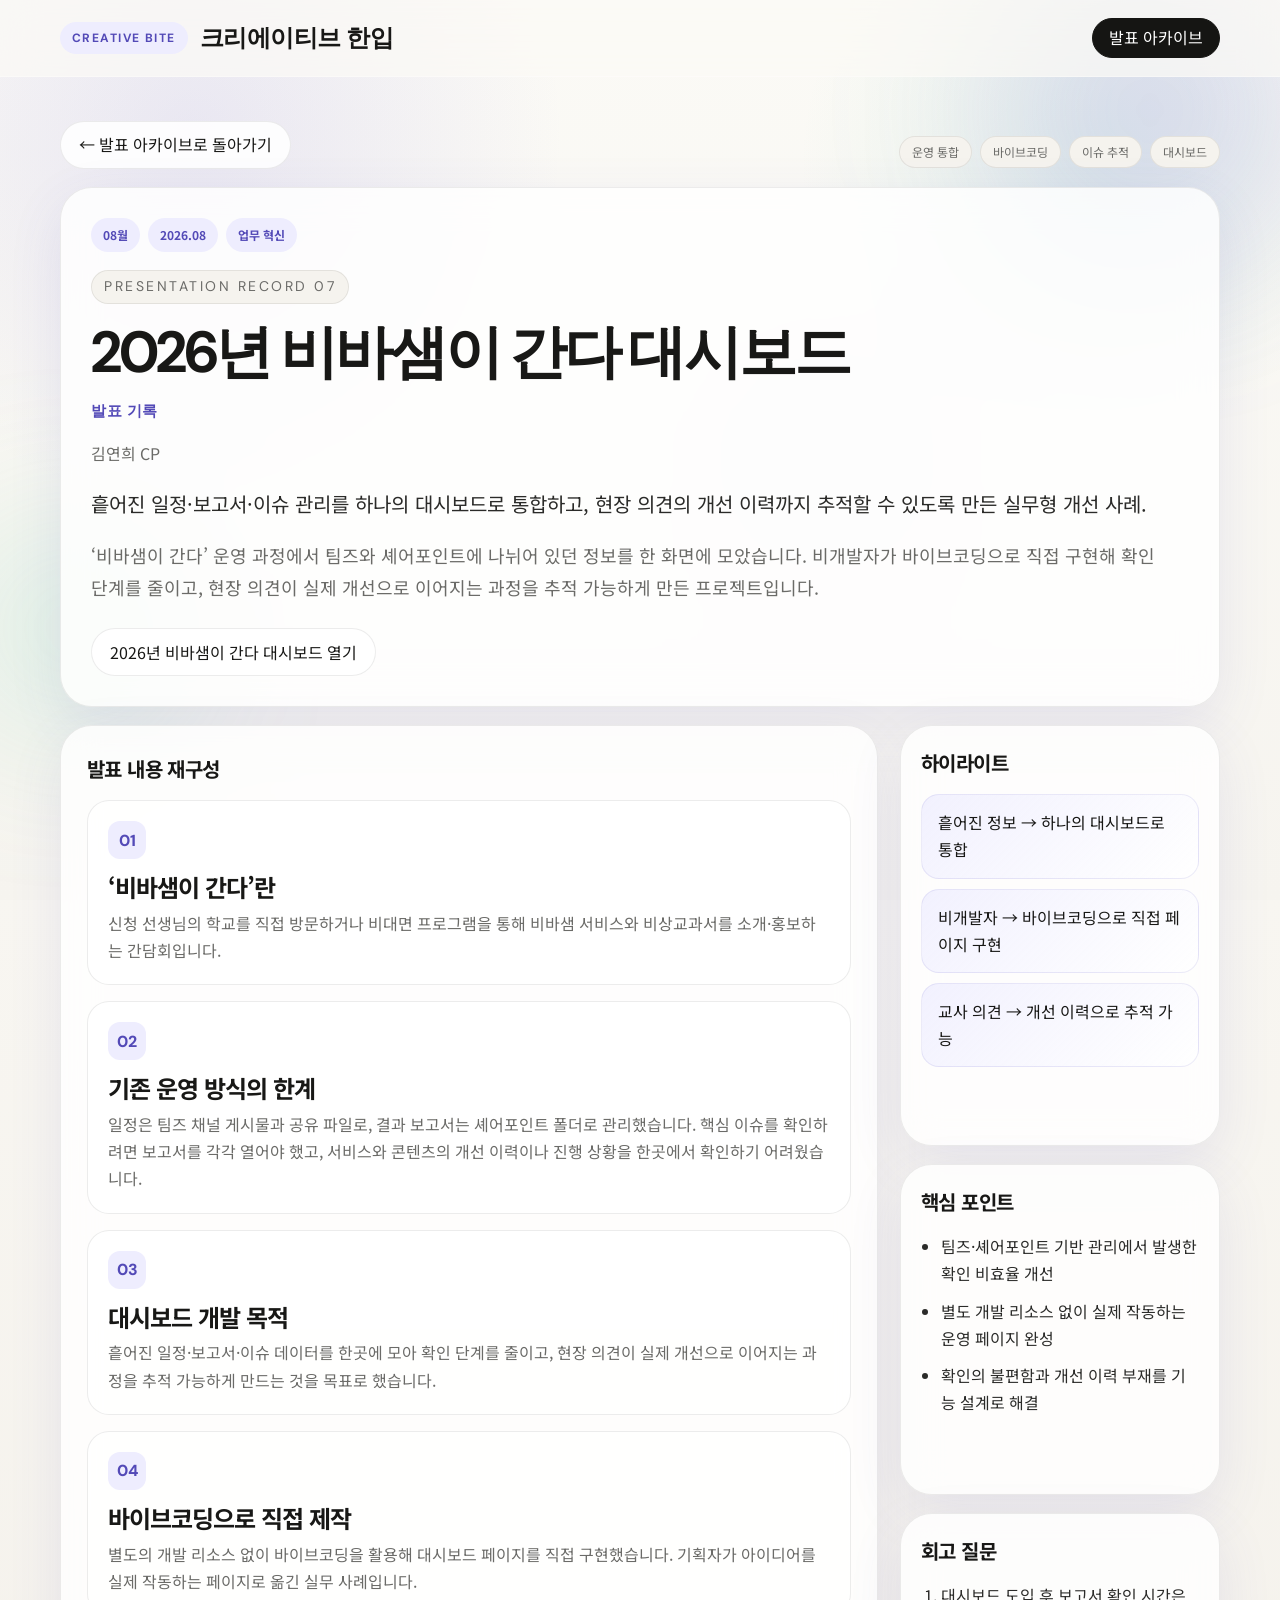
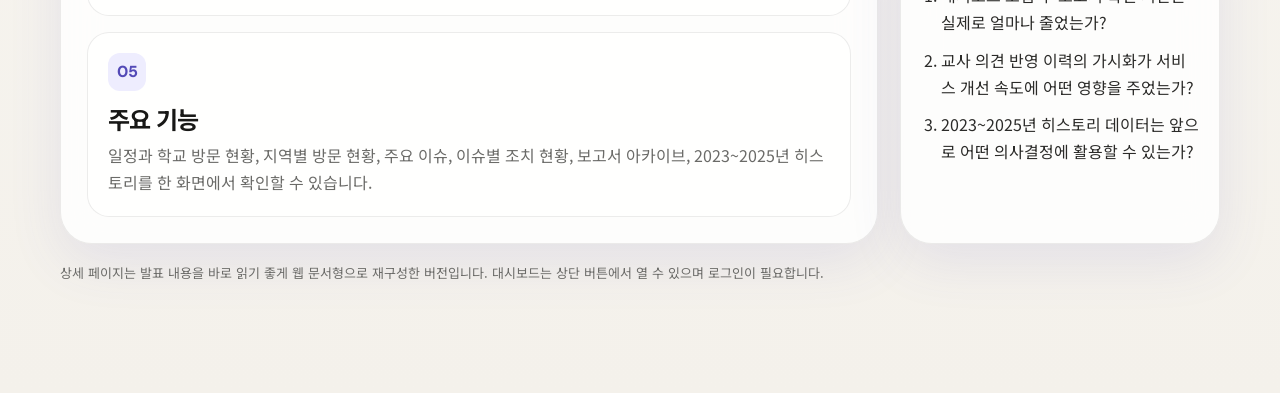
<file: session-07-going-vivasam.html>
<!DOCTYPE html>
<html lang="ko">
<head>
  <meta charset="UTF-8" /><meta name="viewport" content="width=device-width, initial-scale=1.0" />
  <title>2026년 비바샘이 간다 대시보드 · 크리에이티브 한입</title>
  <link rel="preconnect" href="https://fonts.googleapis.com" /><link rel="preconnect" href="https://fonts.gstatic.com" crossorigin />
  <link href="https://fonts.googleapis.com/css2?family=DM+Sans:wght@400;500;700;800&family=Noto+Sans+KR:wght@300;400;500;700;800&display=swap" rel="stylesheet" />
  <link rel="stylesheet" href="./styles.css" />
</head>
<body>
  <div class="page-bg" aria-hidden="true"><span class="orb orb-a"></span><span class="orb orb-b"></span><span class="orb orb-c"></span></div>
  <header class="site-header"><div class="container header-inner"><a class="brand" href="./index.html"><span class="brand-mark">Creative Bite</span><strong>크리에이티브 한입</strong></a><nav class="site-nav"><a href="./index.html" class="is-current">발표 아카이브</a></nav></div></header>
  <main class="page-shell"><div class="container">
    <div class="back-row reveal"><a class="back-btn secondary" href="./index.html">← 발표 아카이브로 돌아가기</a><div class="tag-list"><span class="tag">운영 통합</span><span class="tag">바이브코딩</span><span class="tag">이슈 추적</span><span class="tag">대시보드</span></div></div>
    <section class="page-head reveal"><article class="page-hero"><div class="page-hero-copy">
      <div class="meta-row"><span class="meta-chip">08월</span><span class="meta-chip">2026.08</span><span class="meta-chip">업무 혁신</span></div>
      <p class="page-kicker">Presentation Record 07</p><h1 class="page-title">2026년 비바샘이 간다 대시보드</h1><p class="page-record-label">발표 기록</p><p class="page-speaker">김연희 CP</p>
      <p class="page-summary">흩어진 일정·보고서·이슈 관리를 하나의 대시보드로 통합하고, 현장 의견의 개선 이력까지 추적할 수 있도록 만든 실무형 개선 사례.</p>
      <p class="page-desc">‘비바샘이 간다’ 운영 과정에서 팀즈와 셰어포인트에 나뉘어 있던 정보를 한 화면에 모았습니다. 비개발자가 바이브코딩으로 직접 구현해 확인 단계를 줄이고, 현장 의견이 실제 개선으로 이어지는 과정을 추적 가능하게 만든 프로젝트입니다.</p>
      <div class="action-row"><a class="link-chip" href="https://goingvivasam.vercel.app/" target="_blank" rel="noopener noreferrer">2026년 비바샘이 간다 대시보드 열기</a></div>
    </div></article></section>
    <section class="page-grid reveal"><article class="content-panel"><h2 class="panel-title">발표 내용 재구성</h2><div class="section-list">
      <article class="section-card"><span class="section-no">01</span><h3>‘비바샘이 간다’란</h3><p>신청 선생님의 학교를 직접 방문하거나 비대면 프로그램을 통해 비바샘 서비스와 비상교과서를 소개·홍보하는 간담회입니다.</p></article>
      <article class="section-card"><span class="section-no">02</span><h3>기존 운영 방식의 한계</h3><p>일정은 팀즈 채널 게시물과 공유 파일로, 결과 보고서는 셰어포인트 폴더로 관리했습니다. 핵심 이슈를 확인하려면 보고서를 각각 열어야 했고, 서비스와 콘텐츠의 개선 이력이나 진행 상황을 한곳에서 확인하기 어려웠습니다.</p></article>
      <article class="section-card"><span class="section-no">03</span><h3>대시보드 개발 목적</h3><p>흩어진 일정·보고서·이슈 데이터를 한곳에 모아 확인 단계를 줄이고, 현장 의견이 실제 개선으로 이어지는 과정을 추적 가능하게 만드는 것을 목표로 했습니다.</p></article>
      <article class="section-card"><span class="section-no">04</span><h3>바이브코딩으로 직접 제작</h3><p>별도의 개발 리소스 없이 바이브코딩을 활용해 대시보드 페이지를 직접 구현했습니다. 기획자가 아이디어를 실제 작동하는 페이지로 옮긴 실무 사례입니다.</p></article>
      <article class="section-card"><span class="section-no">05</span><h3>주요 기능</h3><p>일정과 학교 방문 현황, 지역별 방문 현황, 주요 이슈, 이슈별 조치 현황, 보고서 아카이브, 2023~2025년 히스토리를 한 화면에서 확인할 수 있습니다.</p></article>
    </div></article><div class="side-stack">
      <aside class="side-panel"><h2 class="panel-title">하이라이트</h2><div class="highlight-list"><div class="highlight-item">흩어진 정보 → 하나의 대시보드로 통합</div><div class="highlight-item">비개발자 → 바이브코딩으로 직접 페이지 구현</div><div class="highlight-item">교사 의견 → 개선 이력으로 추적 가능</div></div></aside>
      <aside class="side-panel"><h2 class="panel-title">핵심 포인트</h2><ul class="bullet-list"><li>팀즈·셰어포인트 기반 관리에서 발생한 확인 비효율 개선</li><li>별도 개발 리소스 없이 실제 작동하는 운영 페이지 완성</li><li>확인의 불편함과 개선 이력 부재를 기능 설계로 해결</li></ul></aside>
      <aside class="side-panel"><h2 class="panel-title">회고 질문</h2><ol class="question-list"><li>대시보드 도입 후 보고서 확인 시간은 실제로 얼마나 줄었는가?</li><li>교사 의견 반영 이력의 가시화가 서비스 개선 속도에 어떤 영향을 주었는가?</li><li>2023~2025년 히스토리 데이터는 앞으로 어떤 의사결정에 활용할 수 있는가?</li></ol></aside>
    </div></section><p class="footer-note reveal">상세 페이지는 발표 내용을 바로 읽기 좋게 웹 문서형으로 재구성한 버전입니다. 대시보드는 상단 버튼에서 열 수 있으며 로그인이 필요합니다.</p>
  </div></main>
  <script>const io=new IntersectionObserver((entries)=>{entries.forEach(entry=>{if(entry.isIntersecting)entry.target.classList.add('is-visible');});},{threshold:.12});document.querySelectorAll('.reveal').forEach(el=>io.observe(el));</script>
</body></html>
</file>
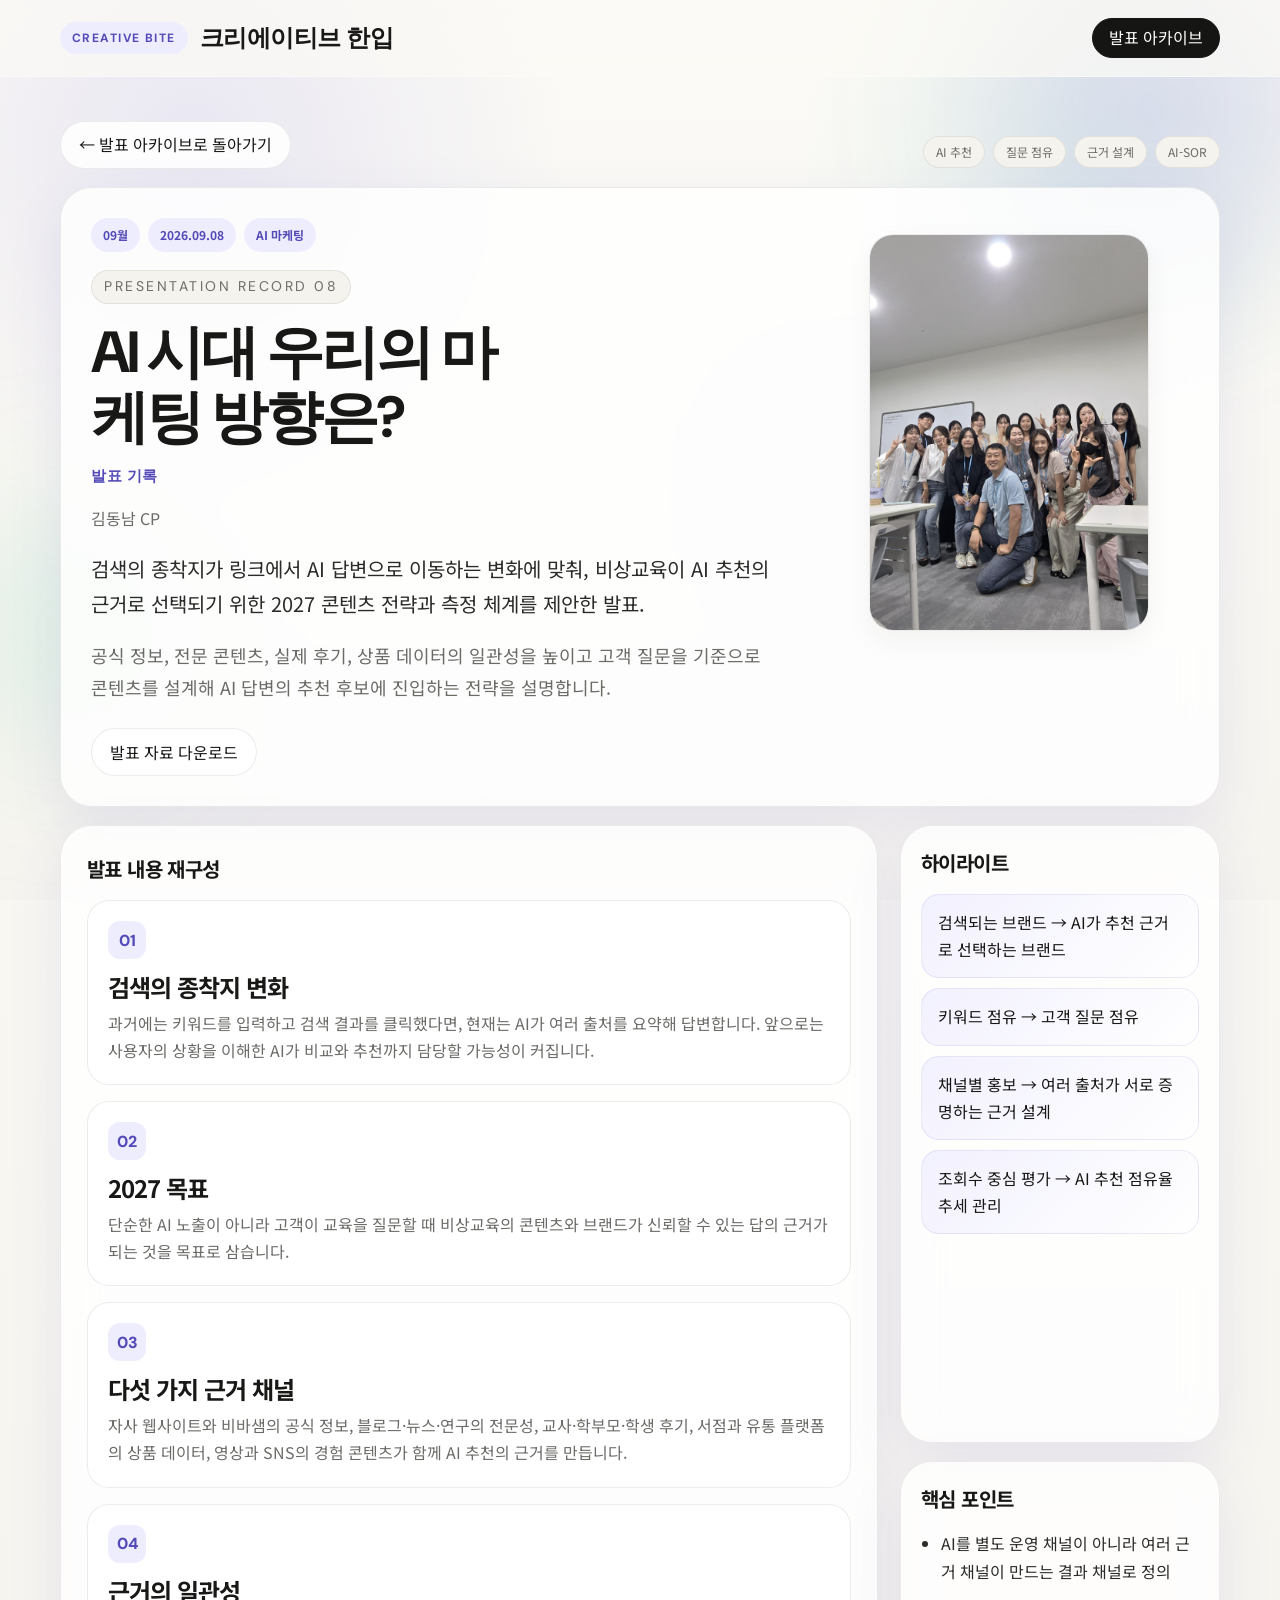
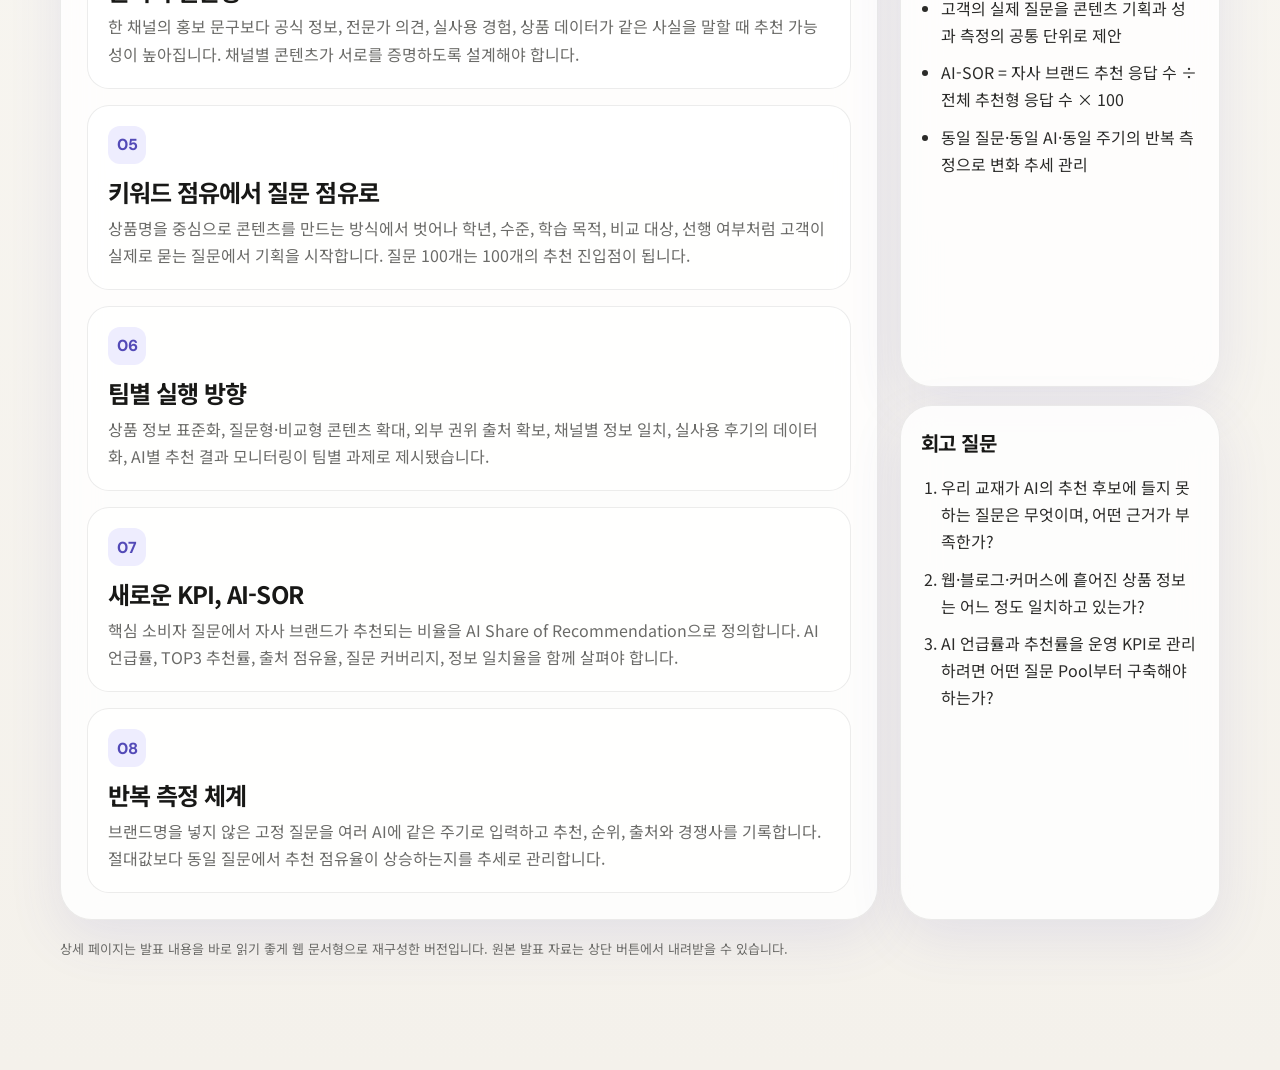
<file: session-08-ai-recommendation.html>
<!DOCTYPE html>
<html lang="ko">
<head>
  <meta charset="UTF-8" /><meta name="viewport" content="width=device-width, initial-scale=1.0" />
  <title>AI 시대 우리의 마케팅 방향은? · 크리에이티브 한입</title>
  <link rel="preconnect" href="https://fonts.googleapis.com" /><link rel="preconnect" href="https://fonts.gstatic.com" crossorigin />
  <link href="https://fonts.googleapis.com/css2?family=DM+Sans:wght@400;500;700;800&family=Noto+Sans+KR:wght@300;400;500;700;800&display=swap" rel="stylesheet" /><link rel="stylesheet" href="./styles.css" />
</head>
<body>
  <div class="page-bg" aria-hidden="true"><span class="orb orb-a"></span><span class="orb orb-b"></span><span class="orb orb-c"></span></div>
  <header class="site-header"><div class="container header-inner"><a class="brand" href="./index.html"><span class="brand-mark">Creative Bite</span><strong>크리에이티브 한입</strong></a><nav class="site-nav"><a href="./index.html" class="is-current">발표 아카이브</a></nav></div></header>
  <main class="page-shell"><div class="container">
    <div class="back-row reveal"><a class="back-btn secondary" href="./index.html">← 발표 아카이브로 돌아가기</a><div class="tag-list"><span class="tag">AI 추천</span><span class="tag">질문 점유</span><span class="tag">근거 설계</span><span class="tag">AI-SOR</span></div></div>
    <section class="page-head reveal"><article class="page-hero has-media"><div class="page-hero-copy">
      <div class="meta-row"><span class="meta-chip">09월</span><span class="meta-chip">2026.09.08</span><span class="meta-chip">AI 마케팅</span></div>
      <p class="page-kicker">Presentation Record 08</p><h1 class="page-title">AI 시대 우리의 마케팅 방향은?</h1><p class="page-record-label">발표 기록</p><p class="page-speaker">김동남 CP</p>
      <p class="page-summary">검색의 종착지가 링크에서 AI 답변으로 이동하는 변화에 맞춰, 비상교육이 AI 추천의 근거로 선택되기 위한 2027 콘텐츠 전략과 측정 체계를 제안한 발표.</p>
      <p class="page-desc">공식 정보, 전문 콘텐츠, 실제 후기, 상품 데이터의 일관성을 높이고 고객 질문을 기준으로 콘텐츠를 설계해 AI 답변의 추천 후보에 진입하는 전략을 설명합니다.</p>
      <div class="action-row"><a class="link-chip" href="./assets/pdfs/2027_AI_Recommendation_Marketing_Briefing_FINAL.pptx" download>발표 자료 다운로드</a></div>
    </div><div class="page-hero-media"><figure class="page-photo"><img src="./assets/images/s8-ai-meeting.jpg" alt="2026년 9월 크리에이티브 한입 모임 사진" /><figcaption>2026년 9월 크리에이티브 한입 모임 현장</figcaption></figure></div></article></section>
    <section class="page-grid reveal"><article class="content-panel"><h2 class="panel-title">발표 내용 재구성</h2><div class="section-list">
      <article class="section-card"><span class="section-no">01</span><h3>검색의 종착지 변화</h3><p>과거에는 키워드를 입력하고 검색 결과를 클릭했다면, 현재는 AI가 여러 출처를 요약해 답변합니다. 앞으로는 사용자의 상황을 이해한 AI가 비교와 추천까지 담당할 가능성이 커집니다.</p></article>
      <article class="section-card"><span class="section-no">02</span><h3>2027 목표</h3><p>단순한 AI 노출이 아니라 고객이 교육을 질문할 때 비상교육의 콘텐츠와 브랜드가 신뢰할 수 있는 답의 근거가 되는 것을 목표로 삼습니다.</p></article>
      <article class="section-card"><span class="section-no">03</span><h3>다섯 가지 근거 채널</h3><p>자사 웹사이트와 비바샘의 공식 정보, 블로그·뉴스·연구의 전문성, 교사·학부모·학생 후기, 서점과 유통 플랫폼의 상품 데이터, 영상과 SNS의 경험 콘텐츠가 함께 AI 추천의 근거를 만듭니다.</p></article>
      <article class="section-card"><span class="section-no">04</span><h3>근거의 일관성</h3><p>한 채널의 홍보 문구보다 공식 정보, 전문가 의견, 실사용 경험, 상품 데이터가 같은 사실을 말할 때 추천 가능성이 높아집니다. 채널별 콘텐츠가 서로를 증명하도록 설계해야 합니다.</p></article>
      <article class="section-card"><span class="section-no">05</span><h3>키워드 점유에서 질문 점유로</h3><p>상품명을 중심으로 콘텐츠를 만드는 방식에서 벗어나 학년, 수준, 학습 목적, 비교 대상, 선행 여부처럼 고객이 실제로 묻는 질문에서 기획을 시작합니다. 질문 100개는 100개의 추천 진입점이 됩니다.</p></article>
      <article class="section-card"><span class="section-no">06</span><h3>팀별 실행 방향</h3><p>상품 정보 표준화, 질문형·비교형 콘텐츠 확대, 외부 권위 출처 확보, 채널별 정보 일치, 실사용 후기의 데이터화, AI별 추천 결과 모니터링이 팀별 과제로 제시됐습니다.</p></article>
      <article class="section-card"><span class="section-no">07</span><h3>새로운 KPI, AI-SOR</h3><p>핵심 소비자 질문에서 자사 브랜드가 추천되는 비율을 AI Share of Recommendation으로 정의합니다. AI 언급률, TOP3 추천률, 출처 점유율, 질문 커버리지, 정보 일치율을 함께 살펴야 합니다.</p></article>
      <article class="section-card"><span class="section-no">08</span><h3>반복 측정 체계</h3><p>브랜드명을 넣지 않은 고정 질문을 여러 AI에 같은 주기로 입력하고 추천, 순위, 출처와 경쟁사를 기록합니다. 절대값보다 동일 질문에서 추천 점유율이 상승하는지를 추세로 관리합니다.</p></article>
    </div></article><div class="side-stack">
      <aside class="side-panel"><h2 class="panel-title">하이라이트</h2><div class="highlight-list"><div class="highlight-item">검색되는 브랜드 → AI가 추천 근거로 선택하는 브랜드</div><div class="highlight-item">키워드 점유 → 고객 질문 점유</div><div class="highlight-item">채널별 홍보 → 여러 출처가 서로 증명하는 근거 설계</div><div class="highlight-item">조회수 중심 평가 → AI 추천 점유율 추세 관리</div></div></aside>
      <aside class="side-panel"><h2 class="panel-title">핵심 포인트</h2><ul class="bullet-list"><li>AI를 별도 운영 채널이 아니라 여러 근거 채널이 만드는 결과 채널로 정의</li><li>고객의 실제 질문을 콘텐츠 기획과 성과 측정의 공통 단위로 제안</li><li>AI-SOR = 자사 브랜드 추천 응답 수 ÷ 전체 추천형 응답 수 × 100</li><li>동일 질문·동일 AI·동일 주기의 반복 측정으로 변화 추세 관리</li></ul></aside>
      <aside class="side-panel"><h2 class="panel-title">회고 질문</h2><ol class="question-list"><li>우리 교재가 AI의 추천 후보에 들지 못하는 질문은 무엇이며, 어떤 근거가 부족한가?</li><li>웹·블로그·커머스에 흩어진 상품 정보는 어느 정도 일치하고 있는가?</li><li>AI 언급률과 추천률을 운영 KPI로 관리하려면 어떤 질문 Pool부터 구축해야 하는가?</li></ol></aside>
    </div></section><p class="footer-note reveal">상세 페이지는 발표 내용을 바로 읽기 좋게 웹 문서형으로 재구성한 버전입니다. 원본 발표 자료는 상단 버튼에서 내려받을 수 있습니다.</p>
  </div></main>
  <script>const io=new IntersectionObserver((entries)=>{entries.forEach(entry=>{if(entry.isIntersecting)entry.target.classList.add('is-visible');});},{threshold:.12});document.querySelectorAll('.reveal').forEach(el=>io.observe(el));</script>
</body></html>
</file>
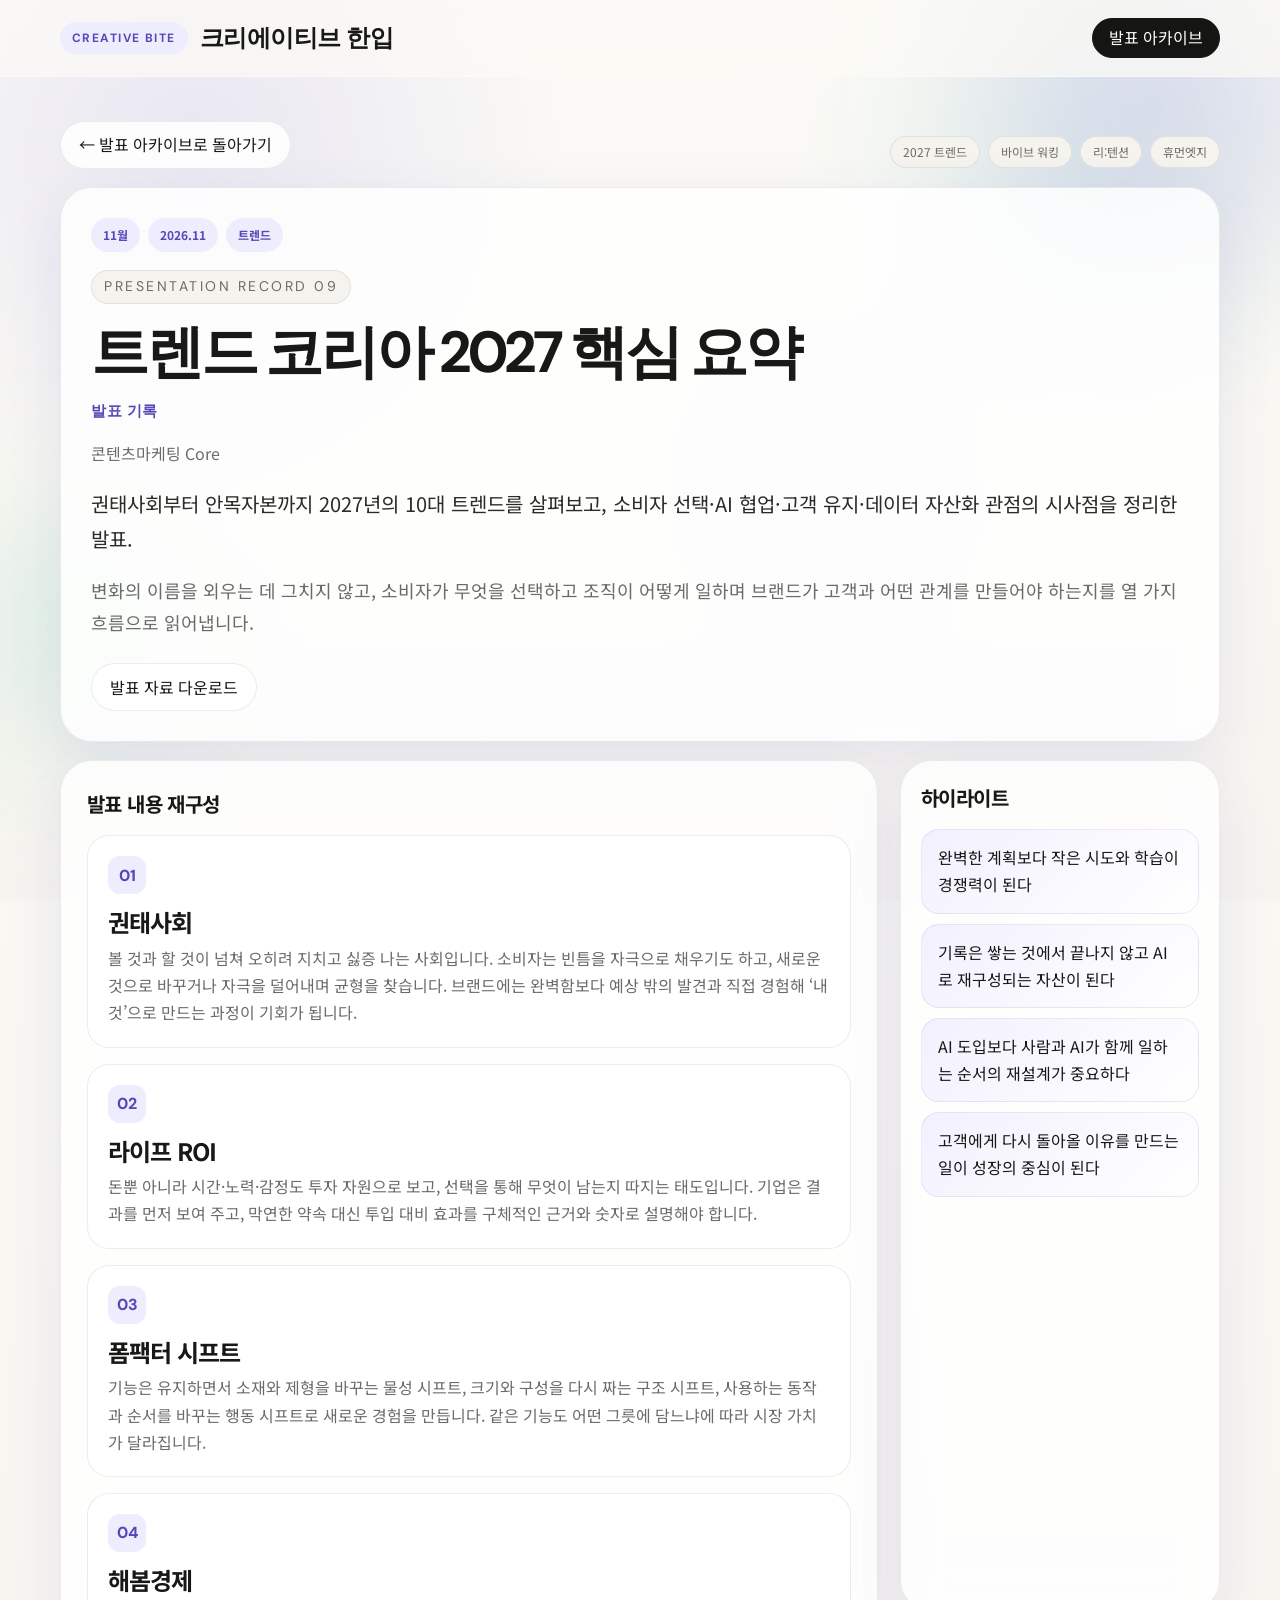
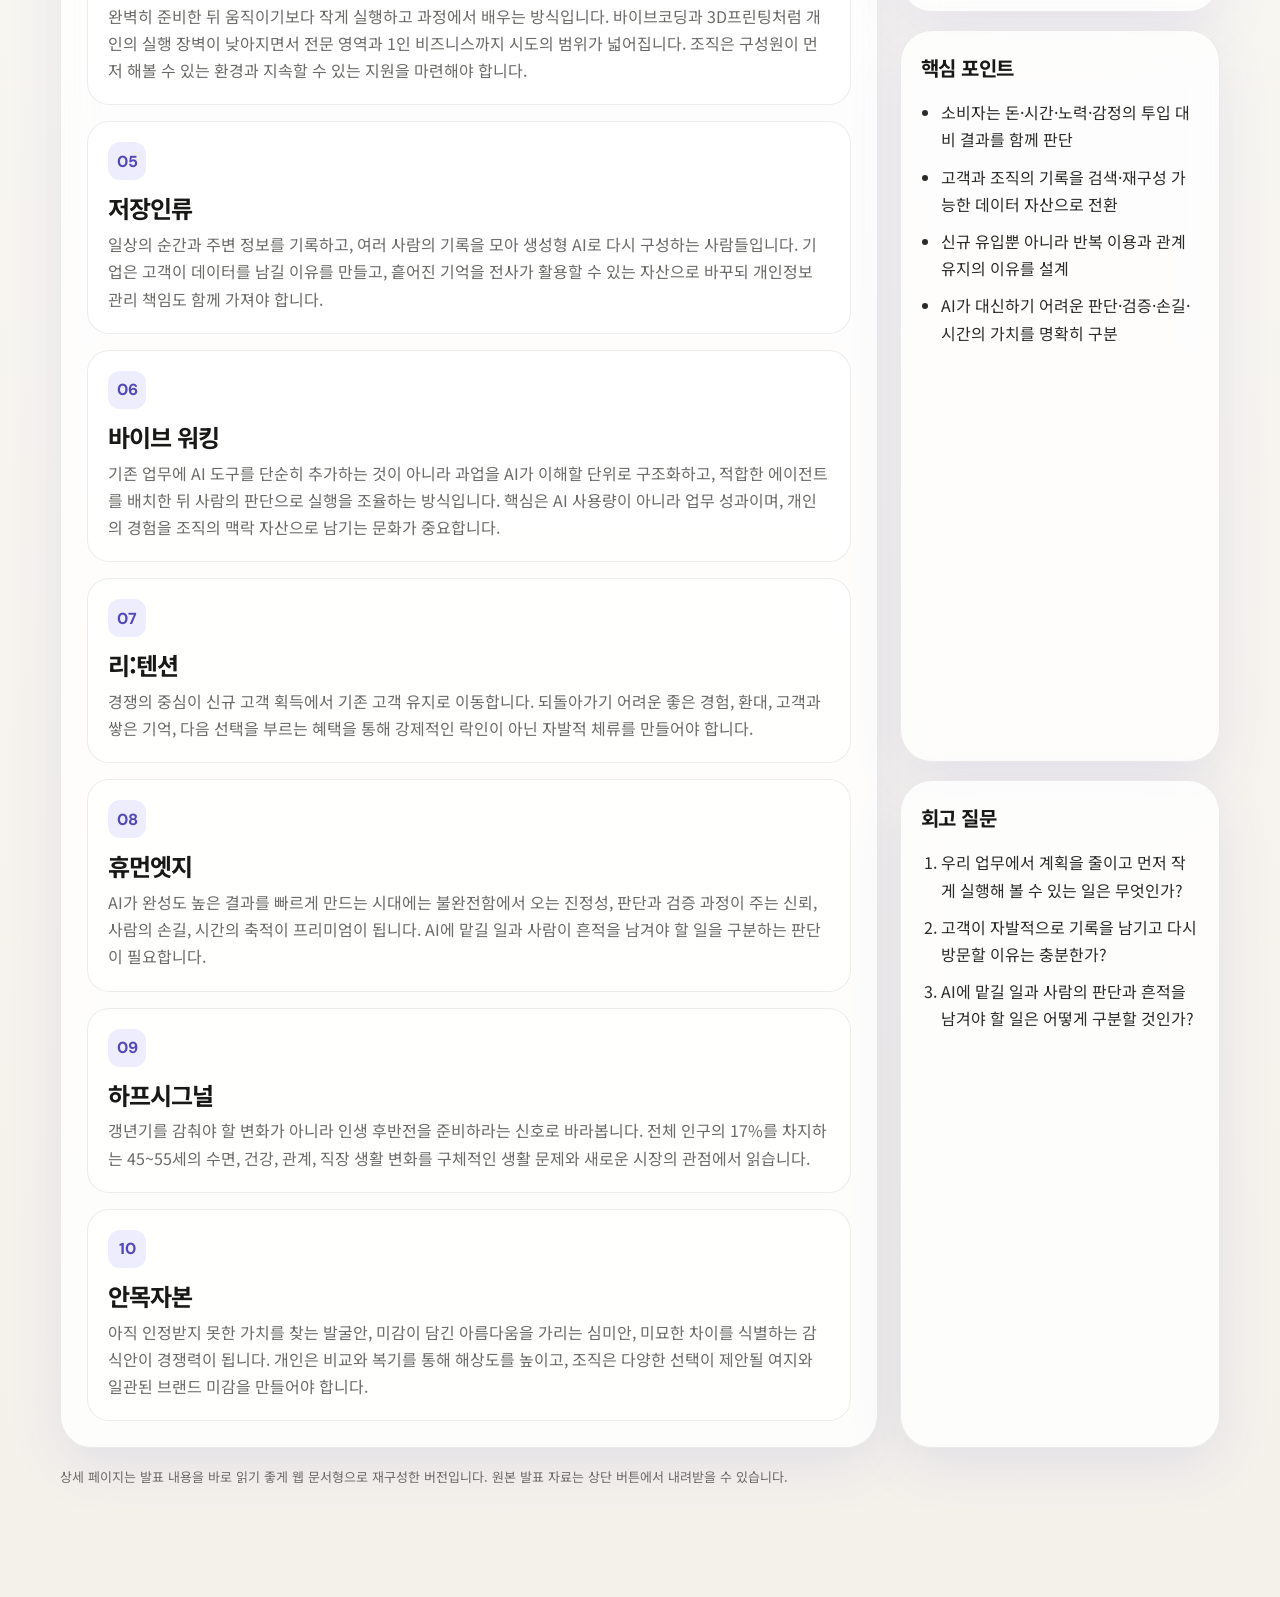
<file: session-09-trend-korea-2027.html>
<!DOCTYPE html>
<html lang="ko">
<head>
  <meta charset="UTF-8" />
  <meta name="viewport" content="width=device-width, initial-scale=1.0" />
  <title>트렌드 코리아 2027 핵심 요약 · 크리에이티브 한입</title>
  <link rel="preconnect" href="https://fonts.googleapis.com" />
  <link rel="preconnect" href="https://fonts.gstatic.com" crossorigin />
  <link href="https://fonts.googleapis.com/css2?family=DM+Sans:wght@400;500;700;800&family=Noto+Sans+KR:wght@300;400;500;700;800&display=swap" rel="stylesheet" />
  <link rel="stylesheet" href="./styles.css" />
</head>
<body>
  <div class="page-bg" aria-hidden="true"><span class="orb orb-a"></span><span class="orb orb-b"></span><span class="orb orb-c"></span></div>
  <header class="site-header"><div class="container header-inner"><a class="brand" href="./index.html"><span class="brand-mark">Creative Bite</span><strong>크리에이티브 한입</strong></a><nav class="site-nav"><a href="./index.html" class="is-current">발표 아카이브</a></nav></div></header>
  <main class="page-shell"><div class="container">
    <div class="back-row reveal"><a class="back-btn secondary" href="./index.html">← 발표 아카이브로 돌아가기</a><div class="tag-list"><span class="tag">2027 트렌드</span><span class="tag">바이브 워킹</span><span class="tag">리:텐션</span><span class="tag">휴먼엣지</span></div></div>
    <section class="page-head reveal"><article class="page-hero"><div class="page-hero-copy">
      <div class="meta-row"><span class="meta-chip">11월</span><span class="meta-chip">2026.11</span><span class="meta-chip">트렌드</span></div>
      <p class="page-kicker">Presentation Record 09</p><h1 class="page-title">트렌드 코리아 2027 핵심 요약</h1><p class="page-record-label">발표 기록</p><p class="page-speaker">콘텐츠마케팅 Core</p>
      <p class="page-summary">권태사회부터 안목자본까지 2027년의 10대 트렌드를 살펴보고, 소비자 선택·AI 협업·고객 유지·데이터 자산화 관점의 시사점을 정리한 발표.</p>
      <p class="page-desc">변화의 이름을 외우는 데 그치지 않고, 소비자가 무엇을 선택하고 조직이 어떻게 일하며 브랜드가 고객과 어떤 관계를 만들어야 하는지를 열 가지 흐름으로 읽어냅니다.</p>
      <div class="action-row"><a class="link-chip" href="./assets/pdfs/Trend_Korea_2027_Core_Summary.pptx" download>발표 자료 다운로드</a></div>
    </div></article></section>
    <section class="page-grid reveal"><article class="content-panel"><h2 class="panel-title">발표 내용 재구성</h2><div class="section-list">
      <article class="section-card"><span class="section-no">01</span><h3>권태사회</h3><p>볼 것과 할 것이 넘쳐 오히려 지치고 싫증 나는 사회입니다. 소비자는 빈틈을 자극으로 채우기도 하고, 새로운 것으로 바꾸거나 자극을 덜어내며 균형을 찾습니다. 브랜드에는 완벽함보다 예상 밖의 발견과 직접 경험해 ‘내 것’으로 만드는 과정이 기회가 됩니다.</p></article>
      <article class="section-card"><span class="section-no">02</span><h3>라이프 ROI</h3><p>돈뿐 아니라 시간·노력·감정도 투자 자원으로 보고, 선택을 통해 무엇이 남는지 따지는 태도입니다. 기업은 결과를 먼저 보여 주고, 막연한 약속 대신 투입 대비 효과를 구체적인 근거와 숫자로 설명해야 합니다.</p></article>
      <article class="section-card"><span class="section-no">03</span><h3>폼팩터 시프트</h3><p>기능은 유지하면서 소재와 제형을 바꾸는 물성 시프트, 크기와 구성을 다시 짜는 구조 시프트, 사용하는 동작과 순서를 바꾸는 행동 시프트로 새로운 경험을 만듭니다. 같은 기능도 어떤 그릇에 담느냐에 따라 시장 가치가 달라집니다.</p></article>
      <article class="section-card"><span class="section-no">04</span><h3>해봄경제</h3><p>완벽히 준비한 뒤 움직이기보다 작게 실행하고 과정에서 배우는 방식입니다. 바이브코딩과 3D프린팅처럼 개인의 실행 장벽이 낮아지면서 전문 영역과 1인 비즈니스까지 시도의 범위가 넓어집니다. 조직은 구성원이 먼저 해볼 수 있는 환경과 지속할 수 있는 지원을 마련해야 합니다.</p></article>
      <article class="section-card"><span class="section-no">05</span><h3>저장인류</h3><p>일상의 순간과 주변 정보를 기록하고, 여러 사람의 기록을 모아 생성형 AI로 다시 구성하는 사람들입니다. 기업은 고객이 데이터를 남길 이유를 만들고, 흩어진 기억을 전사가 활용할 수 있는 자산으로 바꾸되 개인정보 관리 책임도 함께 가져야 합니다.</p></article>
      <article class="section-card"><span class="section-no">06</span><h3>바이브 워킹</h3><p>기존 업무에 AI 도구를 단순히 추가하는 것이 아니라 과업을 AI가 이해할 단위로 구조화하고, 적합한 에이전트를 배치한 뒤 사람의 판단으로 실행을 조율하는 방식입니다. 핵심은 AI 사용량이 아니라 업무 성과이며, 개인의 경험을 조직의 맥락 자산으로 남기는 문화가 중요합니다.</p></article>
      <article class="section-card"><span class="section-no">07</span><h3>리:텐션</h3><p>경쟁의 중심이 신규 고객 획득에서 기존 고객 유지로 이동합니다. 되돌아가기 어려운 좋은 경험, 환대, 고객과 쌓은 기억, 다음 선택을 부르는 혜택을 통해 강제적인 락인이 아닌 자발적 체류를 만들어야 합니다.</p></article>
      <article class="section-card"><span class="section-no">08</span><h3>휴먼엣지</h3><p>AI가 완성도 높은 결과를 빠르게 만드는 시대에는 불완전함에서 오는 진정성, 판단과 검증 과정이 주는 신뢰, 사람의 손길, 시간의 축적이 프리미엄이 됩니다. AI에 맡길 일과 사람이 흔적을 남겨야 할 일을 구분하는 판단이 필요합니다.</p></article>
      <article class="section-card"><span class="section-no">09</span><h3>하프시그널</h3><p>갱년기를 감춰야 할 변화가 아니라 인생 후반전을 준비하라는 신호로 바라봅니다. 전체 인구의 17%를 차지하는 45~55세의 수면, 건강, 관계, 직장 생활 변화를 구체적인 생활 문제와 새로운 시장의 관점에서 읽습니다.</p></article>
      <article class="section-card"><span class="section-no">10</span><h3>안목자본</h3><p>아직 인정받지 못한 가치를 찾는 발굴안, 미감이 담긴 아름다움을 가리는 심미안, 미묘한 차이를 식별하는 감식안이 경쟁력이 됩니다. 개인은 비교와 복기를 통해 해상도를 높이고, 조직은 다양한 선택이 제안될 여지와 일관된 브랜드 미감을 만들어야 합니다.</p></article>
    </div></article><div class="side-stack">
      <aside class="side-panel"><h2 class="panel-title">하이라이트</h2><div class="highlight-list"><div class="highlight-item">완벽한 계획보다 작은 시도와 학습이 경쟁력이 된다</div><div class="highlight-item">기록은 쌓는 것에서 끝나지 않고 AI로 재구성되는 자산이 된다</div><div class="highlight-item">AI 도입보다 사람과 AI가 함께 일하는 순서의 재설계가 중요하다</div><div class="highlight-item">고객에게 다시 돌아올 이유를 만드는 일이 성장의 중심이 된다</div></div></aside>
      <aside class="side-panel"><h2 class="panel-title">핵심 포인트</h2><ul class="bullet-list"><li>소비자는 돈·시간·노력·감정의 투입 대비 결과를 함께 판단</li><li>고객과 조직의 기록을 검색·재구성 가능한 데이터 자산으로 전환</li><li>신규 유입뿐 아니라 반복 이용과 관계 유지의 이유를 설계</li><li>AI가 대신하기 어려운 판단·검증·손길·시간의 가치를 명확히 구분</li></ul></aside>
      <aside class="side-panel"><h2 class="panel-title">회고 질문</h2><ol class="question-list"><li>우리 업무에서 계획을 줄이고 먼저 작게 실행해 볼 수 있는 일은 무엇인가?</li><li>고객이 자발적으로 기록을 남기고 다시 방문할 이유는 충분한가?</li><li>AI에 맡길 일과 사람의 판단과 흔적을 남겨야 할 일은 어떻게 구분할 것인가?</li></ol></aside>
    </div></section><p class="footer-note reveal">상세 페이지는 발표 내용을 바로 읽기 좋게 웹 문서형으로 재구성한 버전입니다. 원본 발표 자료는 상단 버튼에서 내려받을 수 있습니다.</p>
  </div></main>
  <script>const io=new IntersectionObserver((entries)=>{entries.forEach(entry=>{if(entry.isIntersecting)entry.target.classList.add('is-visible');});},{threshold:.12});document.querySelectorAll('.reveal').forEach(el=>io.observe(el));</script>
</body></html>
</file>
<file: styles.css>
:root {
  --bg: #fbfaf6;
  --bg-2: #f4f1eb;
  --surface: rgba(255,255,255,.82);
  --surface-strong: rgba(255,255,255,.96);
  --line: rgba(18,18,18,.08);
  --line-strong: rgba(83,74,183,.16);
  --text: #181816;
  --text-muted: #6b6b68;
  --purple-100: #eeedfe;
  --purple-300: #afa9ec;
  --purple-500: #7f77dd;
  --purple-700: #534ab7;
  --mint-100: #e1f5ee;
  --mint-500: #249a73;
  --ink: #151513;
  --shadow: 0 18px 54px rgba(83,74,183,.10);
  --shadow-soft: 0 10px 28px rgba(0,0,0,.05);
  --radius-xl: 32px;
  --radius-lg: 26px;
  --radius-md: 20px;
  --radius-sm: 16px;
  --container: 1160px;
}
*{box-sizing:border-box}
html{scroll-behavior:smooth}
body{margin:0;font-family:'Noto Sans KR',sans-serif;background:linear-gradient(180deg,var(--bg),var(--bg-2));color:var(--text);line-height:1.7;overflow-x:hidden}
a{text-decoration:none;color:inherit}
img{max-width:100%;display:block}
button{font:inherit}
.page-bg{position:fixed;inset:0;pointer-events:none;z-index:-1;background:radial-gradient(circle at 15% 15%, rgba(127,119,221,.14), transparent 28%),radial-gradient(circle at 85% 18%, rgba(93,202,165,.12), transparent 22%),linear-gradient(180deg,#fbfaf6 0%,#f6f4ef 100%)}
.orb{position:absolute;border-radius:999px;filter:blur(80px);animation:float 9s ease-in-out infinite}
.orb-a{width:320px;height:320px;top:-50px;right:-30px;background:rgba(127,119,221,.20)}
.orb-b{width:220px;height:220px;left:-40px;bottom:18%;background:rgba(93,202,165,.18);animation-delay:2s}
.orb-c{width:170px;height:170px;left:58%;top:40%;background:rgba(175,169,236,.16);animation-delay:4s}
@keyframes float{0%,100%{transform:translate(0,0)}50%{transform:translate(10px,-22px)}}
.container{width:min(calc(100% - 40px), var(--container));margin:0 auto}
.site-header{position:sticky;top:0;z-index:20;backdrop-filter:blur(18px);background:rgba(251,250,246,.72);border-bottom:1px solid rgba(255,255,255,.4)}
.header-inner{min-height:76px;display:flex;align-items:center;justify-content:space-between;gap:24px}
.brand{display:inline-flex;align-items:center;gap:12px;font-family:'DM Sans',sans-serif;letter-spacing:-.03em}
.brand-mark{display:inline-flex;align-items:center;justify-content:center;min-height:32px;padding:0 12px;border-radius:999px;background:var(--purple-100);color:var(--purple-700);font-size:12px;font-weight:700;letter-spacing:.12em;text-transform:uppercase}
.brand strong{font-size:24px}
.site-nav{display:flex;gap:12px;flex-wrap:wrap}
.site-nav a{min-height:40px;padding:0 16px;border-radius:999px;border:1px solid var(--line);display:inline-flex;align-items:center;background:rgba(255,255,255,.8);color:var(--text-muted)}
.site-nav a:hover,.site-nav a.is-current{background:var(--ink);border-color:var(--ink);color:#fff}
.hero{min-height:calc(100vh - 76px);display:flex;align-items:center;text-align:center;padding:88px 0 68px}
.hero-inner{max-width:940px}
.hero-kicker,.page-kicker{margin:0 0 14px;font-family:'DM Sans',sans-serif;color:var(--text-muted);font-size:14px;letter-spacing:.18em;text-transform:uppercase}
h1,.page-title{margin:0;font-family:'DM Sans',sans-serif;line-height:.96;letter-spacing:-.06em}
h1{font-size:clamp(52px,8vw,96px)}
h1 span,.page-title span{color:var(--purple-500)}
.hero-desc{max-width:760px;margin:28px auto 0;font-size:19px;color:var(--text-muted)}
.page-desc{max-width:760px;margin:18px 0 0;font-size:18px;color:var(--text-muted)}
.hero-actions{display:flex;justify-content:center;gap:12px;flex-wrap:wrap;margin-top:32px}
.hero-btn,.topic-btn,.back-btn,.link-chip{min-height:48px;padding:0 18px;border-radius:999px;border:1px solid var(--line);display:inline-flex;align-items:center;justify-content:center;gap:8px;transition:.2s ease}
.hero-btn.primary,.back-btn.primary{background:var(--ink);border-color:var(--ink);color:#fff}
.hero-btn.secondary,.topic-btn,.topic-btn.primary,.topic-btn.secondary,.back-btn.secondary,.link-chip{background:rgba(255,255,255,.88);color:var(--text)}
.hero-btn:hover,.topic-btn:hover,.back-btn:hover,.link-chip:hover{transform:translateY(-2px);box-shadow:var(--shadow-soft)}
.hero-stats{display:grid;grid-template-columns:repeat(4,minmax(0,1fr));gap:16px;margin-top:40px}
.stat-card{padding:22px 18px;border-radius:var(--radius-md);border:1px solid var(--line);background:rgba(255,255,255,.72);box-shadow:var(--shadow-soft)}
.stat-card strong{display:block;font-family:'DM Sans',sans-serif;font-size:38px;line-height:1;color:var(--purple-700)}
.stat-card span{display:block;margin-top:6px;color:var(--text-muted);font-size:14px}
.archive-section{padding:40px 0 110px}
.archive-top{display:flex;align-items:end;justify-content:space-between;gap:24px;flex-wrap:wrap;margin-bottom:26px}
.section-kicker{margin:0 0 8px;color:var(--purple-500);font-family:'DM Sans',sans-serif;font-size:13px;font-weight:700;letter-spacing:.18em;text-transform:uppercase}
.archive-top h2{margin:0;font-size:clamp(30px,4vw,46px);letter-spacing:-.04em;line-height:1.1}
.archive-top p{margin:10px 0 0;color:var(--text-muted)}
.filter-group{display:flex;flex-wrap:wrap;gap:10px}
.filter-chip{min-height:42px;padding:0 16px;border-radius:999px;border:1px solid var(--line);background:rgba(255,255,255,.84);color:var(--text-muted);cursor:pointer;transition:.2s ease}
.filter-chip:hover,.filter-chip.is-active{background:var(--ink);border-color:var(--ink);color:#fff}
.session-grid{display:grid;gap:20px}
.session-card{border:1px solid var(--line);background:rgba(255,255,255,.78);backdrop-filter:blur(18px);box-shadow:var(--shadow);border-radius:var(--radius-xl);overflow:hidden;transition:transform .22s ease, box-shadow .22s ease, border-color .22s ease}
.session-card:hover{transform:translateY(-4px);border-color:var(--line-strong)}
.session-shell{display:grid;grid-template-columns:168px 1fr}
.session-aside{padding:22px 20px;background:linear-gradient(180deg, rgba(238,237,254,.94), rgba(255,255,255,.58));border-right:1px solid rgba(83,74,183,.08)}
.month-chip,.type-chip,.tag{border-radius:999px}
.month-chip{display:inline-flex;min-height:34px;align-items:center;padding:0 12px;background:#fff;color:var(--purple-700);font-family:'DM Sans',sans-serif;font-size:12px;font-weight:700;letter-spacing:.08em}
.session-date{margin:14px 0 0;font-size:15px;color:var(--text-muted)}
.session-time{margin:6px 0 0;font-size:30px;font-family:'DM Sans',sans-serif;line-height:1;letter-spacing:-.05em}
.type-chip{display:inline-flex;min-height:32px;align-items:center;padding:0 12px;margin-top:16px;background:rgba(93,202,165,.14);color:var(--mint-500);font-size:12px;font-weight:700}
.session-main{padding:22px 24px 20px}
.session-top{display:block}
.session-top.has-media{display:grid;grid-template-columns:minmax(0,1fr) 210px;gap:20px;align-items:stretch}
.session-top-copy{min-width:0;display:flex;flex-direction:column}
.session-title{margin:0;font-size:24px;line-height:1.18;letter-spacing:-.04em}
.session-speaker{margin:6px 0 0;color:var(--text-muted);font-size:14px}
.session-summary{margin:14px 0 0;color:#2c2c29;font-size:16px;line-height:1.72;word-break:keep-all}
.session-overview{margin:16px 0 0;color:var(--text-muted);font-size:15px}
.session-divider{height:1px;background:var(--line);margin:14px 0 12px}
.session-control-row{display:flex;justify-content:flex-end}
.session-photo{margin:0;overflow:hidden;border-radius:20px;border:1px solid var(--line);background:#fff;box-shadow:var(--shadow-soft);display:flex;flex-direction:column;height:100%}
.session-photo img{width:100%;height:100%;display:block;flex:1 1 auto;min-height:0;aspect-ratio:auto;object-fit:cover}
.session-photo figcaption{padding:8px 12px;border-top:1px solid var(--line);background:#faf9f7;color:var(--text-muted);font-size:12px}
.tag-list{display:flex;flex-wrap:wrap;gap:8px;margin-top:14px}
.tag{display:inline-flex;min-height:32px;align-items:center;padding:0 12px;background:#f5f3ee;border:1px solid var(--line);color:var(--text-muted);font-size:12px}
.session-actions{display:flex;gap:10px;flex-wrap:wrap;margin-top:12px}
.topic-btn{font-weight:700}
.toggle-btn{min-height:40px;padding:0 16px;border-radius:999px;border:1px solid var(--line);background:rgba(255,255,255,.9);color:var(--text);cursor:pointer;transition:.2s ease;white-space:nowrap}
.toggle-btn:hover{transform:translateY(-2px);box-shadow:var(--shadow-soft)}
.session-detail{display:none;margin-top:14px;padding-top:14px;border-top:1px solid var(--line)}
.session-card.is-open .session-detail{display:block}
.detail-grid{display:grid;grid-template-columns:1fr 1fr;gap:14px}
.detail-panel{padding:18px;border-radius:20px;border:1px solid var(--line);background:rgba(255,255,255,.68)}
.detail-panel h4{margin:0 0 10px;font-size:17px;letter-spacing:-.03em}
.detail-panel p{margin:0;color:var(--text-muted);font-size:14px}
.detail-panel .bullet-list{gap:8px}
.link-row{display:flex;gap:8px;flex-wrap:wrap}
.page-shell{padding:44px 0 96px}
.page-head{display:block;width:100%}
.page-hero,.content-panel,.side-panel{border:1px solid var(--line);background:rgba(255,255,255,.82);backdrop-filter:blur(18px);box-shadow:var(--shadow);border-radius:var(--radius-xl)}
.page-hero{padding:30px;width:100%}
.page-hero.has-media{display:grid;grid-template-columns:minmax(0,1fr) 360px;gap:24px;align-items:start}
.page-hero-copy{min-width:0}
.page-hero-media{display:grid;gap:10px}
.page-photo{overflow:hidden;border-radius:24px;border:1px solid var(--line);background:#fff;box-shadow:var(--shadow-soft)}
.page-photo img{width:100%;height:100%;object-fit:cover;aspect-ratio:4/5}
.page-photo figcaption{padding:12px 14px;border-top:1px solid var(--line);background:#faf9f7;color:var(--text-muted);font-size:13px}
.page-title{font-size:clamp(36px,5vw,58px);max-width:none;line-height:1.12;letter-spacing:-.05em;text-wrap:balance}
.meta-row{display:flex;gap:8px;flex-wrap:wrap;margin-bottom:18px}
.meta-chip{display:inline-flex;min-height:34px;align-items:center;padding:0 12px;border-radius:999px;background:var(--purple-100);color:var(--purple-700);font-size:12px;font-weight:700}
.page-kicker{display:inline-flex;align-items:center;min-height:34px;padding:0 12px;border-radius:999px;background:#f5f3ee;border:1px solid var(--line);margin-bottom:16px}
.page-record-label{margin:14px 0 0;color:var(--purple-700);font-family:'DM Sans',sans-serif;font-size:15px;font-weight:700;letter-spacing:.04em}
.page-speaker{margin:16px 0 0;color:var(--text-muted);font-size:16px}
.page-summary{margin:18px 0 0;font-size:20px;line-height:1.75;color:#2b2b29;max-width:none;width:100%;word-break:keep-all;overflow-wrap:normal;line-break:strict;text-wrap:auto}
.page-desc{max-width:none;width:100%;line-height:1.82;word-break:keep-all;overflow-wrap:normal;line-break:strict;text-wrap:auto}
.action-row{display:flex;gap:10px;flex-wrap:wrap;margin-top:24px}
.jump-row{display:flex;gap:10px;flex-wrap:wrap;margin-top:16px}
.page-preview{padding:22px}
.preview-figure{border-radius:24px;overflow:hidden;border:1px solid var(--line);background:#fff;box-shadow:var(--shadow-soft)}
.preview-figure + .preview-figure{margin-top:14px}
.preview-caption{padding:12px 14px;color:var(--text-muted);font-size:13px;border-top:1px solid var(--line);background:#faf9f7}
.preview-empty{padding:28px;border-radius:24px;background:linear-gradient(135deg, rgba(238,237,254,.9), rgba(255,255,255,.92));color:var(--text-muted)}
.page-grid{display:grid;grid-template-columns:1fr 320px;gap:22px;margin-top:18px}
.content-panel{padding:26px}
.side-stack{display:grid;gap:18px}
.side-panel{padding:20px}
.panel-title{margin:0 0 14px;font-size:20px;letter-spacing:-.03em}
.section-list{display:grid;gap:16px}
.section-card{padding:20px;border-radius:22px;border:1px solid var(--line);background:rgba(255,255,255,.7)}
.section-no{display:inline-flex;width:38px;height:38px;align-items:center;justify-content:center;border-radius:12px;background:var(--purple-100);color:var(--purple-700);font-family:'DM Sans',sans-serif;font-weight:800}
.section-card h3{margin:14px 0 8px;font-size:24px;line-height:1.2;letter-spacing:-.04em}
.section-card p{margin:0;color:var(--text-muted)}
.bullet-list,.question-list{margin:0;padding-left:20px;display:grid;gap:10px}
.bullet-list li,.question-list li{color:#2b2b29}
.highlight-list{display:grid;gap:10px}
.highlight-item{padding:14px 16px;border-radius:18px;background:linear-gradient(135deg, rgba(238,237,254,.78), rgba(255,255,255,.96));border:1px solid rgba(83,74,183,.10)}
.back-row{display:flex;justify-content:space-between;align-items:center;gap:14px;flex-wrap:wrap;margin-bottom:18px}
.footer-note{margin-top:18px;color:var(--text-muted);font-size:13px}
.reveal{opacity:0;transform:translateY(30px);transition:opacity .7s ease, transform .7s ease}
.reveal.is-visible{opacity:1;transform:translateY(0)}
@media (max-width: 980px){.session-shell,.page-grid,.detail-grid,.page-hero.has-media,.session-top.has-media{grid-template-columns:1fr}.site-nav{display:none}.hero-stats{grid-template-columns:repeat(2,minmax(0,1fr))}.session-aside{border-right:0;border-bottom:1px solid rgba(83,74,183,.08)}}
@media (max-width: 760px){.container{width:min(calc(100% - 28px), var(--container))}.hero{min-height:auto;padding:74px 0 44px}.session-main,.session-aside,.page-hero,.content-panel,.side-panel,.detail-panel{padding:18px}.session-title{font-size:22px}.page-title{font-size:34px;max-width:100%}.session-actions,.hero-actions,.action-row{flex-direction:column;align-items:stretch}.topic-btn,.hero-btn,.back-btn,.link-chip,.toggle-btn{width:100%}.hero-stats{grid-template-columns:1fr}.session-control-row{justify-content:stretch}}
</file>
